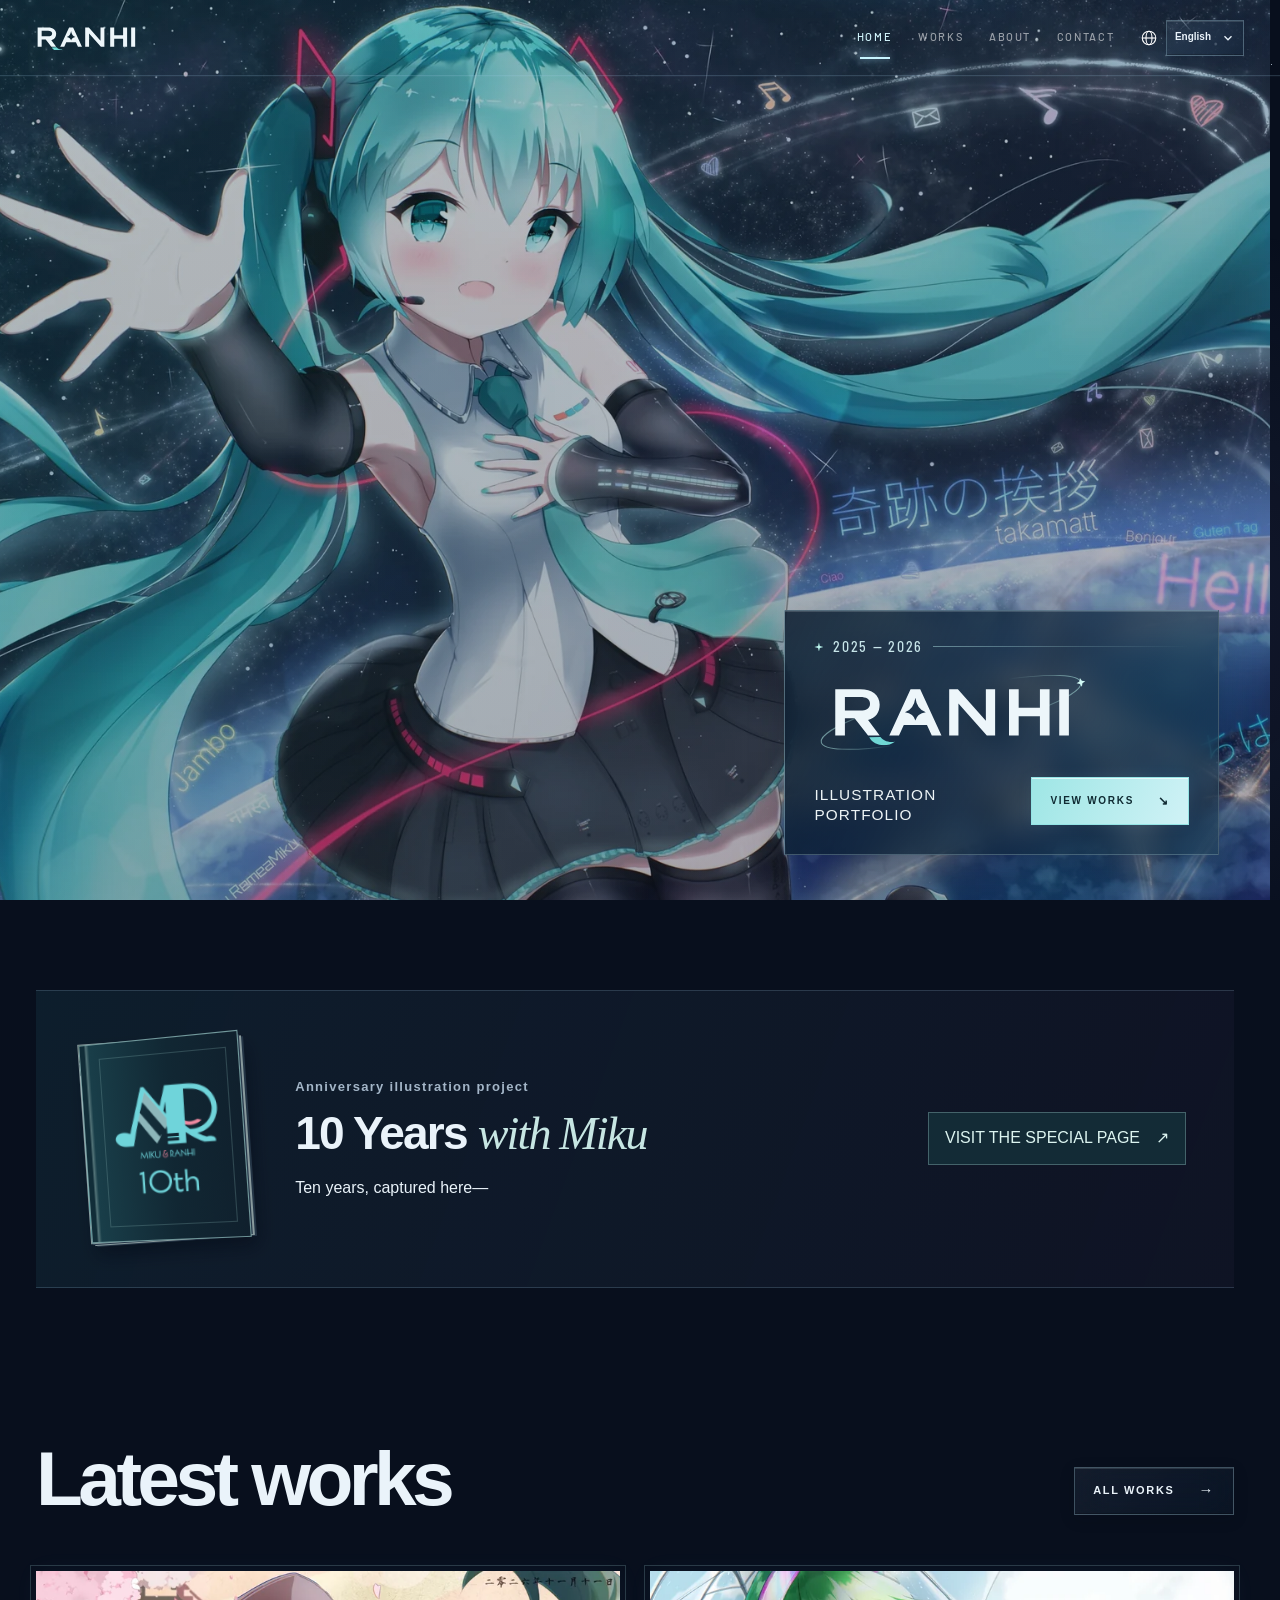
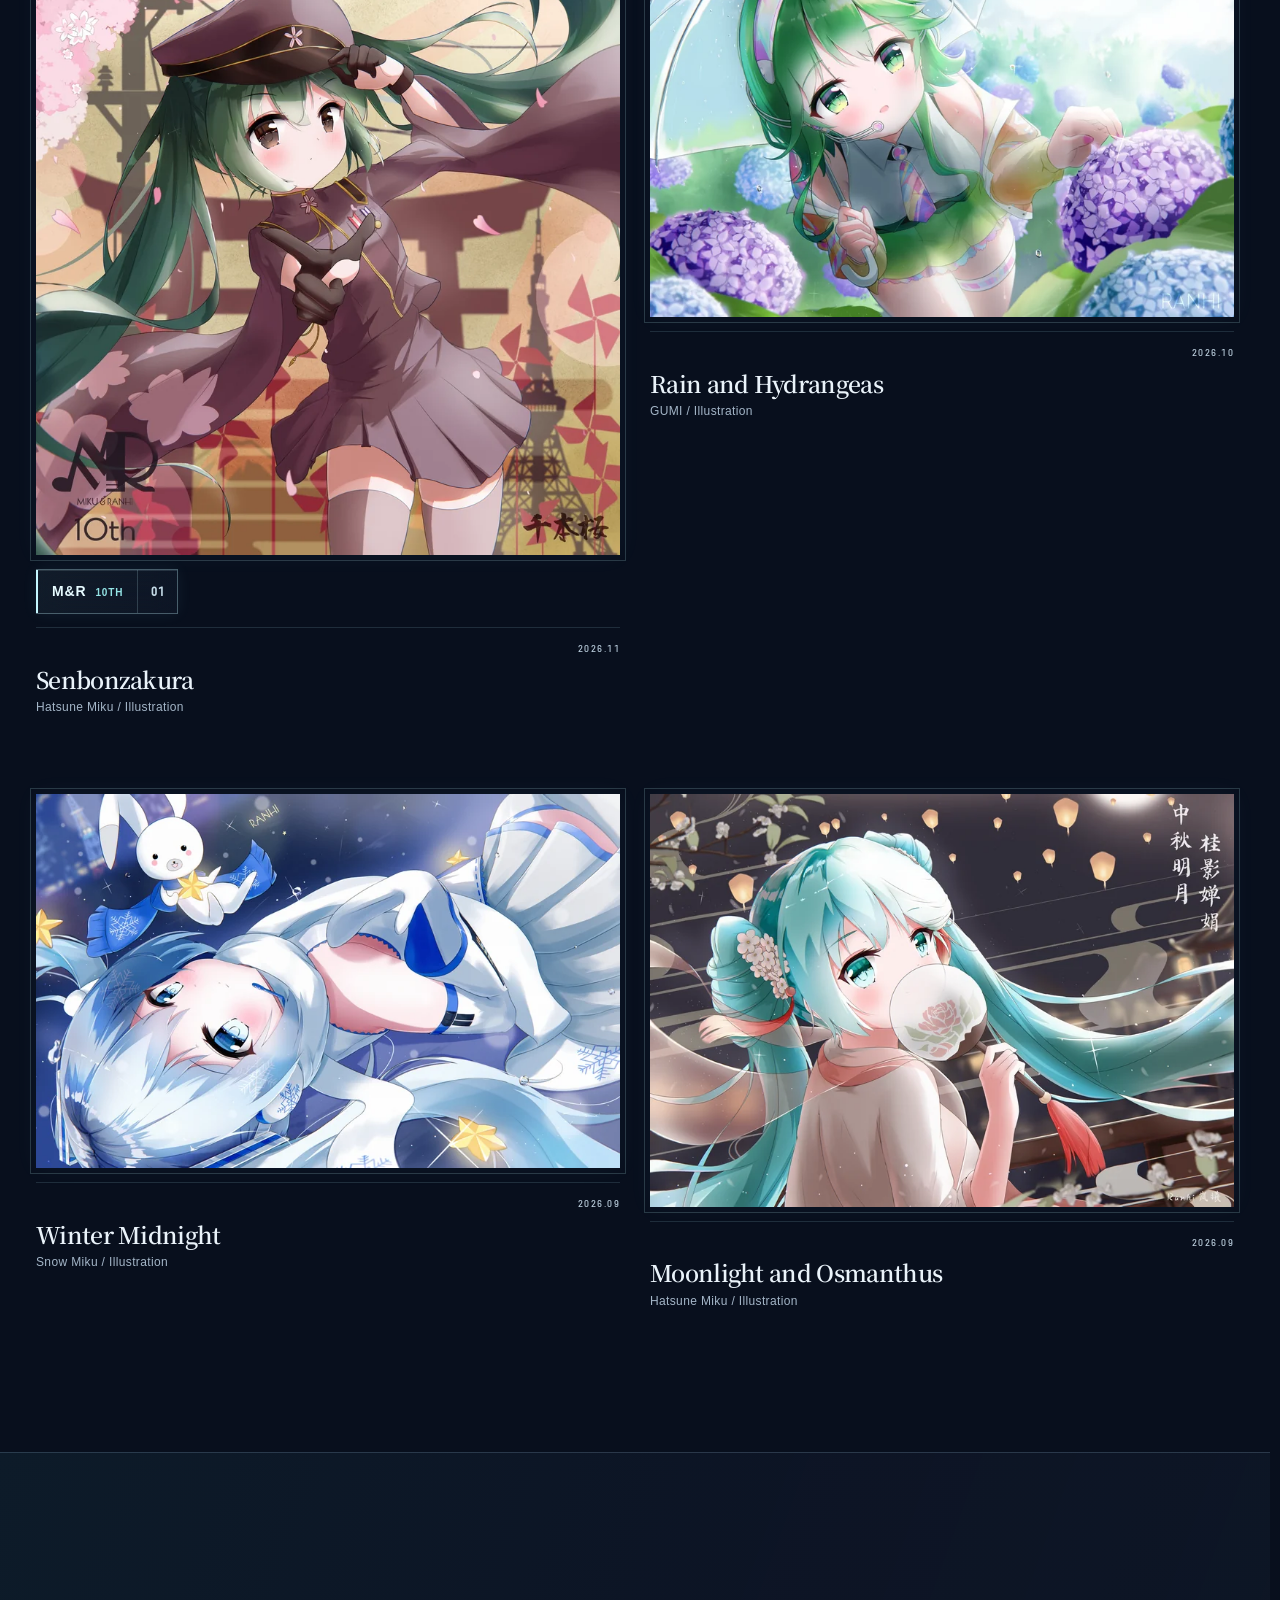
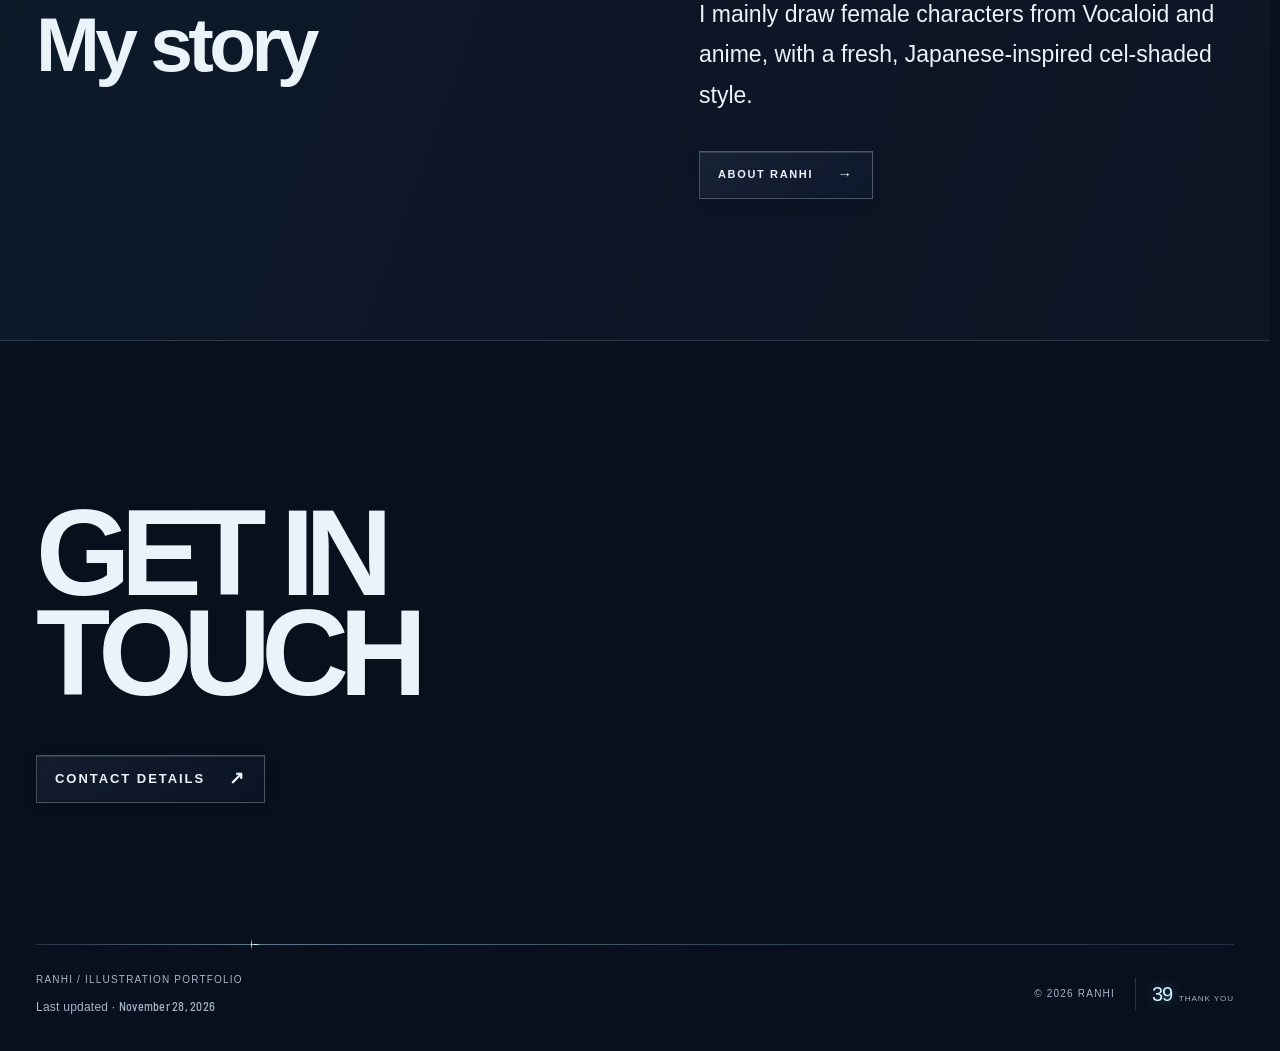
<file: index.html>
<!doctype html>
<html lang="en" data-theme="dark">
  <head>
    <meta charset="utf-8" />
    <link rel="canonical" href="https://ranhi.net/" />
    <meta name="viewport" content="width=device-width,initial-scale=1" />
    <link rel="preload" as="image" href="images/cover-the-new-mirai-portrait.webp" media="(max-width: 760px) and (max-aspect-ratio: 3/4)" fetchpriority="high" />
    <meta name="description" content="RANHI — Anime illustration portfolio." />
    <title>RANHI — Illustration Portfolio</title>
    <link rel="icon" type="image/png" href="images/favicon.png" />
    <link rel="apple-touch-icon" href="images/favicon.png" />
    <script src="theme.js?v=20261123-1"></script>
    <style>html[data-i18n-state="loading"] body { visibility: hidden; }</style>
    <script src="i18n.js?v=20261125-1"></script>
    <link rel="stylesheet" href="style.css?v=20261128-cover" />
    <link rel="stylesheet" href="theme.css?v=20261127-cover" />
    <link rel="stylesheet" href="i18n.css?v=20261124-1" />
    <link rel="stylesheet" href="anniversary-promo.css" />
    <link rel="stylesheet" href="atmosphere.css?v=20261128-cover" />
    <script src="stars.js?v=20261123-2" defer></script>
    <script src="language-menu.js?v=20261124-1" defer></script>
    <link rel="stylesheet" href="fonts/type.css?v=20261127-1" />
  </head>
  <body class="home-page" data-page-title="portfolio">
    <header class="site-header site-header--overlay">
      <div class="container nav">
        <a class="brand" href="./" aria-label="RANHI home">
          <svg class="brand-wordmark" viewBox="0 0 124 32" aria-hidden="true" focusable="false">
            <use href="images/ranhi-wordmark.svg?v=3#wordmark"></use>
            <use class="brand-glint" href="images/ranhi-wordmark.svg?v=3#wordmark"></use>
          </svg>
        </a>
        <nav class="navlinks" aria-label="Primary">
          <a href="./" aria-current="page" data-i18n="home">HOME</a
          ><a href="works/" data-i18n="works">WORKS</a><a href="about/" data-i18n="about">ABOUT</a
          ><a href="contact/" data-i18n="contact">CONTACT</a
          >
          <div class="language-picker">
            <svg class="language-icon" viewBox="0 0 24 24" aria-hidden="true" focusable="false">
              <circle cx="12" cy="12" r="9"></circle>
              <ellipse cx="12" cy="12" rx="4" ry="9"></ellipse>
              <path d="M3 12h18"></path>
            </svg>
            <select data-language-select aria-label="Language">
              <option value="zh-Hans" lang="zh-Hans">简体中文</option>
              <option value="zh-Hant" lang="zh-Hant">繁體中文</option>
              <option value="en" lang="en">English</option>
              <option value="ja" lang="ja">日本語</option>
            </select>
          </div>
        </nav>
      </div>
    </header>
    <main>
      <!-- Full-screen cover and introduction -->
      <section class="hero" aria-labelledby="hero-title">
        <picture
          class="hero-background"
          role="img"
          aria-label="Hatsune Miku cover illustration"
        >
          <source media="(max-width: 760px) and (max-aspect-ratio: 3/4)" srcset="images/cover-the-new-mirai-portrait.webp" />
          <img src="images/cover-the-new-mirai.webp"
            srcset="images/cover-the-new-mirai-1600.webp 1600w, images/cover-the-new-mirai.webp 2480w"
            sizes="100vw" width="2480" height="1754" alt="" fetchpriority="high" />
        </picture>
        <div class="hero-shade"></div>
        <div class="container hero-layout">
          <div class="glass-panel">
            <div class="cover-edition"><span>2025 — 2026</span></div>
            <h1 id="hero-title" aria-label="RANHI">
              <svg class="cover-wordmark" viewBox="-9 -9 145 49" aria-hidden="true" focusable="false">
                <defs>
                  <linearGradient id="cover-orbit-fade">
                    <stop stop-color="#a7ddd9" stop-opacity=".62"></stop>
                    <stop offset=".74" stop-color="#a7ddd9" stop-opacity=".18"></stop>
                    <stop offset="1" stop-color="#a7ddd9" stop-opacity="0"></stop>
                  </linearGradient>
                </defs>
                <g transform="rotate(-13 62 15)" fill="none" stroke="url(#cover-orbit-fade)" stroke-width=".48">
                  <path d="M18 6.14A69 11.5 0 0 0 -7 15A69 11.5 0 0 0 29 25.1"></path>
                  <path transform="rotate(180 62 15)" d="M18 6.14A69 11.5 0 0 0 -7 15A69 11.5 0 0 0 29 25.1"></path>
                </g>
                <use href="images/ranhi-wordmark.svg?v=3#wordmark" width="124" height="32"></use>
                <g transform="rotate(-13 62 15)">
                  <path transform="translate(131 15)" d="M0-2.3.65-.65 2.3 0 .65.65 0 2.3-.65.65-2.3 0-.65-.65Z" fill="#d2f9f4"></path>
                </g>
              </svg>
            </h1>
            <div class="hero-footer">
              <p class="hero-subtitle">ILLUSTRATION<br />PORTFOLIO</p>
              <a href="works/"
                >VIEW WORKS <span aria-hidden="true">↘</span></a
              >
            </div>
          </div>
        </div>
      </section>
      <!-- The special project is the first stop after the cover. -->
      <div class="anniversary-entry" data-home-content-start>
        <a class="anniversary-promo container" href="10-years-with-miku/" aria-labelledby="anniversary-promo-title anniversary-promo-action">
          <span class="promo-book" aria-hidden="true">
            <img class="promo-page" src="images/sp01-meeting-you-is-the-greatest-gift-360.webp" alt="" loading="lazy" fetchpriority="low" />
            <span class="promo-cover">
              <svg class="anniversary-logo" viewBox="247 289 506 520" focusable="false">
                <image href="images/10-years-with-miku.png?v=20261004-2" width="1000" height="1000" />
              </svg>
            </span>
          </span>
          <div>
            <p class="anniversary-kicker" data-i18n="anniversaryLabel">Anniversary illustration project</p>
            <h2 id="anniversary-promo-title" lang="en">10 Years <em>with Miku</em></h2>
            <p data-i18n="anniversaryPromo">Ten years, captured here—</p>
          </div>
          <span class="anniversary-promo-cta"><span id="anniversary-promo-action" data-i18n="anniversaryVisit">VISIT THE SPECIAL PAGE</span><span aria-hidden="true">↗</span></span>
        </a>
      </div>
      <!-- Latest four works; keep this order in sync with the Works page. -->
      <section class="section selected">
        <div class="container">
          <div class="section-head">
            <div>
              <h2>Latest works</h2>
            </div>
            <a class="text-link" href="works/"
              >ALL WORKS <span aria-hidden="true">→</span></a
            >
          </div>
          <div class="work-grid">
            <a class="work-card work-card--anniversary" href="works/#senbonzakura">
              <div class="thumb"><img src="images/01-senbonzakura-800.webp"
                srcset="images/01-senbonzakura-800.webp 800w, images/01-senbonzakura-1280.webp?v=20261112-2 1280w"
                sizes="auto, (max-width: 760px) 100vw, (min-width: 1292px) 595px, 50vw"
                alt="Senbonzakura" width="1280" height="1280" loading="lazy" fetchpriority="low" /></div>
              <span class="anniversary-work-badge"><span lang="en">M&amp;R <em>10TH</em></span><b>01</b></span>
              <div class="card-meta"><span>2026.11</span></div>
              <h3 data-artwork-title="senbonzakura">Senbonzakura</h3>
              <p>Hatsune Miku / Illustration</p>
            </a>
            <a class="work-card" href="works/#rain-and-hydrangeas">
              <div class="thumb">
                <img src="images/rain-and-hydrangeas-800.webp"
                  srcset="images/rain-and-hydrangeas-800.webp 800w, images/rain-and-hydrangeas-1280.webp 1280w"
                  sizes="auto, (max-width: 760px) 100vw, (min-width: 1292px) 595px, 50vw"
                  alt="Rain and Hydrangeas — GUMI among hydrangeas after the rain" width="2564" height="1520" loading="lazy" fetchpriority="low" />
              </div>
              <div class="card-meta"><span>2026.10</span></div>
              <h3 data-artwork-title="rain-and-hydrangeas">Rain and Hydrangeas</h3>
              <p>GUMI / Illustration</p>
            </a>
            <a class="work-card" href="works/#winter-midnight">
              <div class="thumb">
                <img
                  src="images/winter-midnight-a-800.webp"
                  srcset="images/winter-midnight-a-800.webp 800w, images/winter-midnight-a-1280.webp 1280w"
                  sizes="auto, (max-width: 760px) 100vw, (min-width: 1292px) 595px, 50vw"
                  alt="Winter Midnight — Snow Miku on the water on a snowy Sapporo night"
                  width="3071"
                  height="1969"
                  loading="lazy"
                  fetchpriority="low"
                />
              </div>
              <div class="card-meta"><span>2026.09</span></div>
              <h3 data-artwork-title="winter-midnight">Winter Midnight</h3>
              <p>Snow Miku / Illustration</p>
            </a>
            <a class="work-card" href="works/#moonlight-and-osmanthus">
              <div class="thumb"><img src="images/moonlight-and-osmanthus-800.webp"
                srcset="images/moonlight-and-osmanthus-800.webp 800w, images/moonlight-and-osmanthus-1280.webp 1280w"
                sizes="auto, (max-width: 760px) 100vw, (min-width: 1292px) 595px, 50vw"
                alt="Moonlight and Osmanthus" width="4961" height="3508" loading="lazy" fetchpriority="low" /></div>
              <div class="card-meta"><span>2026.09</span></div>
              <h3 data-artwork-title="moonlight-and-osmanthus">Moonlight and Osmanthus</h3>
              <p>Hatsune Miku / Illustration</p>
            </a>
          </div>
        </div>
      </section>
      <!-- Short artist introduction -->
      <section class="section artist-intro">
        <div class="container about-grid">
          <div>
            <h2>My story</h2>
          </div>
          <div>
            <p class="intro-copy">
              I mainly draw female characters from Vocaloid and anime, with a fresh, Japanese-inspired cel-shaded style.
            </p>
            <a class="text-link" href="about/"
              >ABOUT RANHI <span aria-hidden="true">→</span></a
            >
          </div>
        </div>
      </section>
      <!-- Contact call to action -->
      <section class="section contact-callout">
        <div class="container">
          <h2>GET IN<br />TOUCH</h2>
          <a class="text-link text-link--large" href="contact/"
            >GET IN TOUCH <span aria-hidden="true">↗</span></a
          >
        </div>
      </section>
    </main>
    <footer class="footer container">
      <div class="footer-meta">
        <span lang="en">RANHI / ILLUSTRATION PORTFOLIO</span>
        <span class="last-updated"><span data-i18n="lastUpdated">Last updated</span> · <time data-last-updated datetime="2026-11-28">November 28, 2026</time></span>
      </div>
      <div class="footer-signoff">
        <span>© 2026 RANHI</span
        ><span class="miku-signature" lang="en" aria-label="39 — Thank you"
          ><b aria-hidden="true">39</b
          ><small aria-hidden="true">THANK YOU</small></span
        >
      </div>
    </footer>
  </body>
</html>
</file>
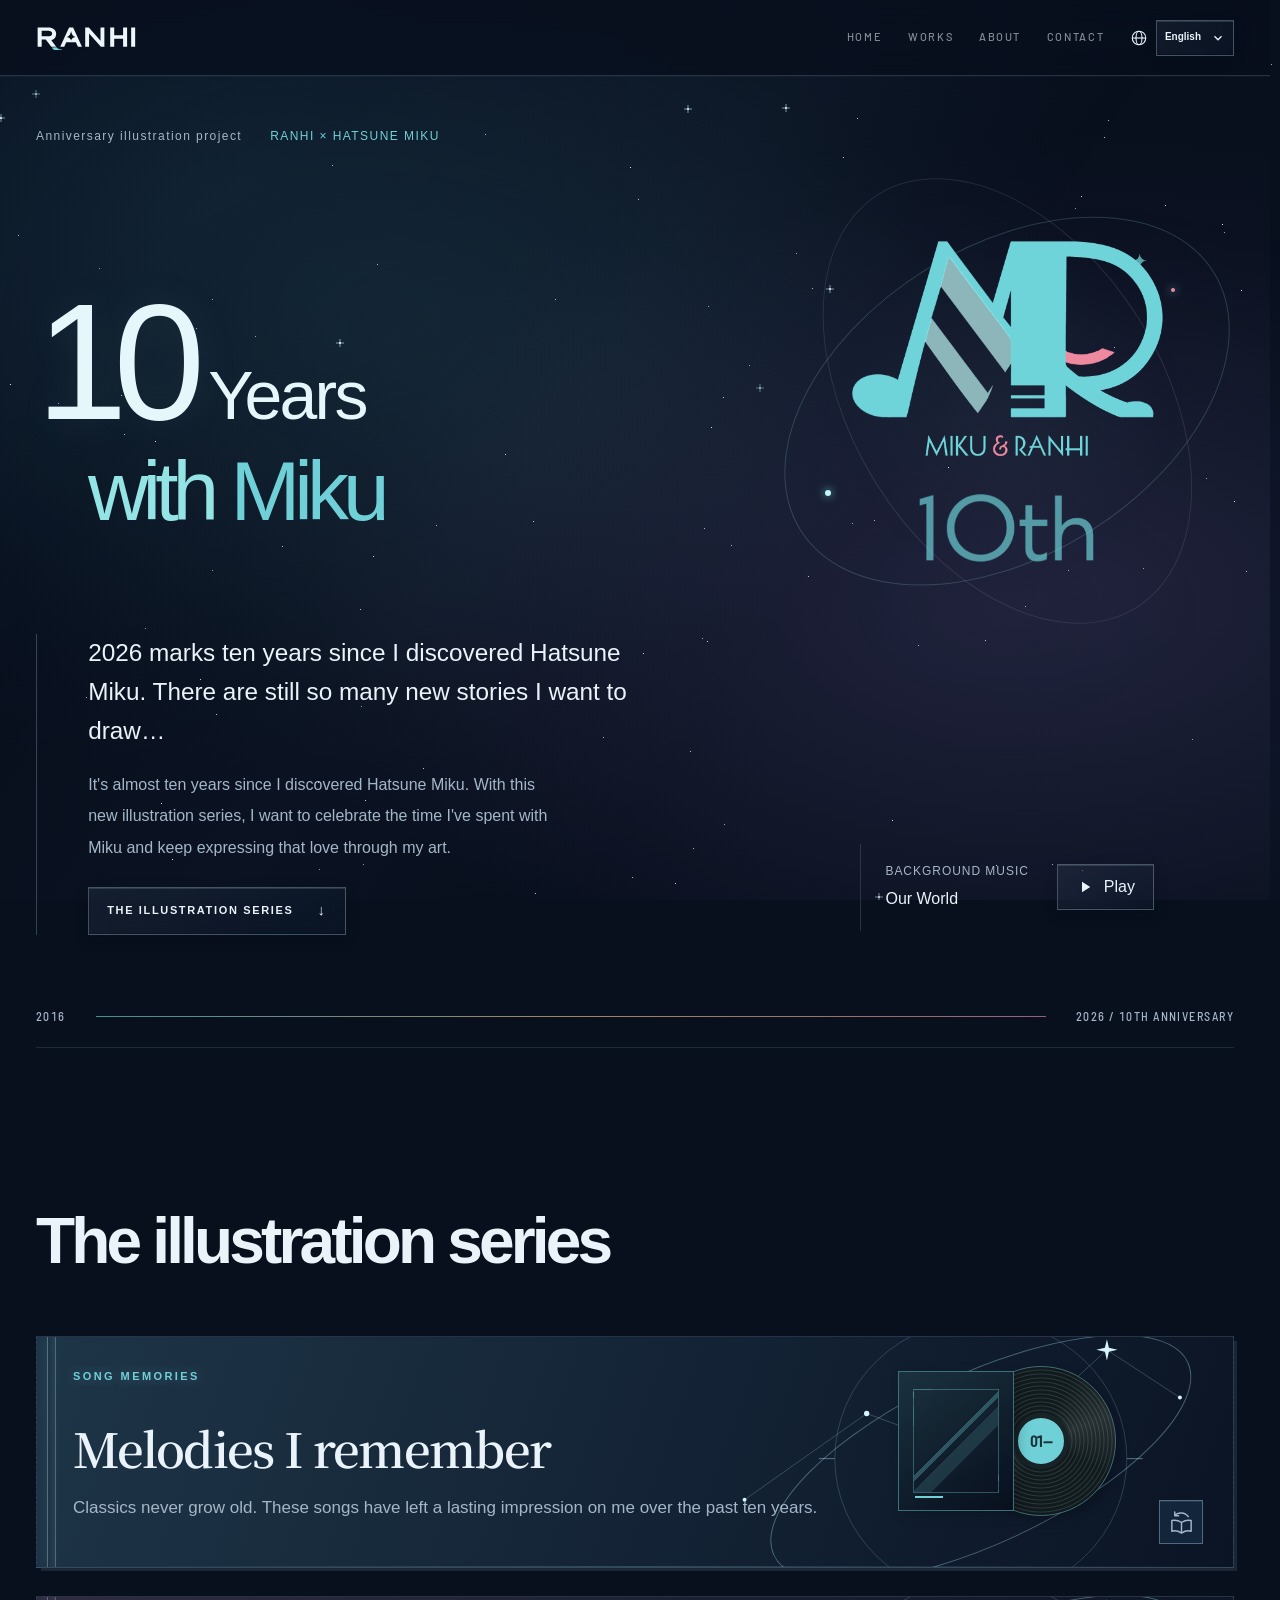
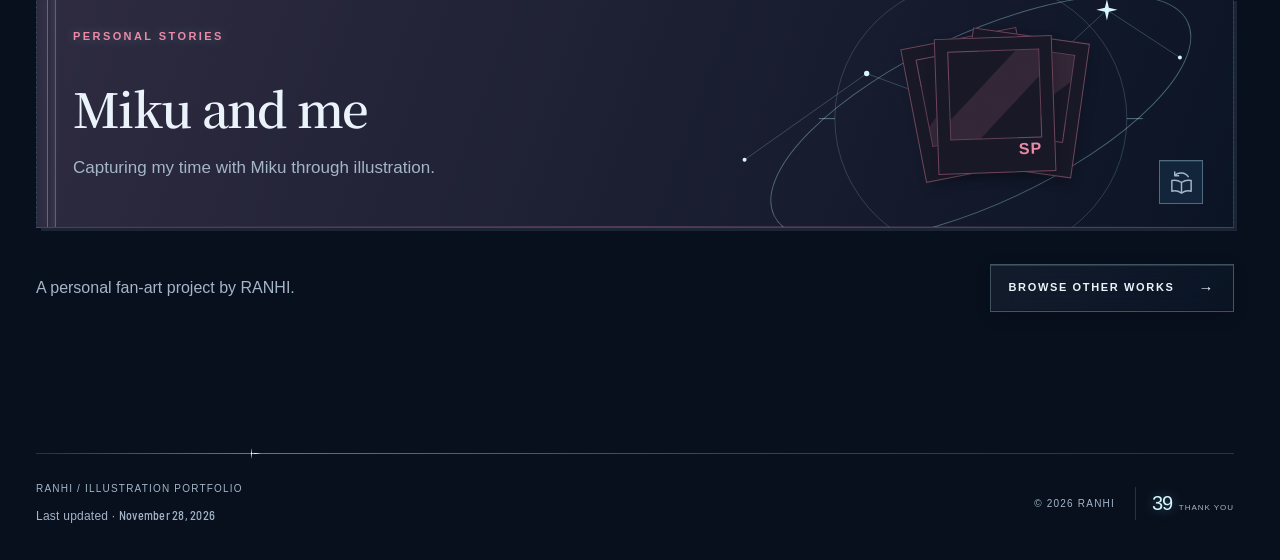
<file: 10-years-with-miku/index.html>
<!doctype html>
<html lang="en" data-theme="dark">
  <head>
    <meta charset="utf-8" />
    <link rel="canonical" href="https://ranhi.net/10-years-with-miku/" />
    <meta name="viewport" content="width=device-width,initial-scale=1" />
    <meta name="description" content="10 Years with Miku — An illustration project by RANHI, celebrating ten years since discovering Hatsune Miku." />
    <title>RANHI — 10 Years with Miku</title>
    <link rel="icon" type="image/png" href="../images/favicon.png" />
    <link rel="apple-touch-icon" href="../images/favicon.png" />
    <script src="../theme.js?v=20261123-1"></script>
    <style>html[data-i18n-state="loading"] body { visibility: hidden; }</style>
    <script src="../i18n.js?v=20261128-decorator"></script>
    <script src="../anniversary-music.js?v=20261007-1" defer></script>
    <script src="../anniversary-books.js?v=20261112-5" defer></script>
    <script src="../logo-reveal.js?v=20261005-2" defer></script>
    <link rel="stylesheet" href="../style.css?v=20261127-2" />
    <link rel="stylesheet" href="../theme.css?v=20261124-1" />
    <link rel="stylesheet" href="../i18n.css?v=20261124-1" />
    <link rel="stylesheet" href="../anniversary.css?v=20261127-2" />
    <link rel="stylesheet" href="../image-viewer.css?v=20261112-1" />
    <script src="../image-viewer.js?v=20261112-1" defer></script>
    <link rel="stylesheet" href="../atmosphere.css?v=20261124-3" />
    <link rel="stylesheet" href="../anniversary-hero.css?v=20261124-1" />
    <script src="../stars.js?v=20261123-2" defer></script>
    <script src="../language-menu.js?v=20261124-1" defer></script>
    <link rel="stylesheet" href="../fonts/type.css?v=20261127-1" />
  </head>
  <body class="anniversary-page" data-page-title="anniversaryTitle" data-page-description="anniversaryDescription">
    <header class="site-header">
      <div class="container nav">
        <a class="brand" href="../" aria-label="RANHI home">
          <svg class="brand-wordmark" viewBox="0 0 124 32" aria-hidden="true" focusable="false">
            <use href="../images/ranhi-wordmark.svg?v=3#wordmark"></use>
            <use class="brand-glint" href="../images/ranhi-wordmark.svg?v=3#wordmark"></use>
          </svg>
        </a>
        <nav class="navlinks" aria-label="Primary">
          <a href="../" data-i18n="home">HOME</a><a href="../works/" data-i18n="works">WORKS</a>
          <a href="../about/" data-i18n="about">ABOUT</a><a href="../contact/" data-i18n="contact">CONTACT</a>

          <div class="language-picker">
            <svg class="language-icon" viewBox="0 0 24 24" aria-hidden="true" focusable="false">
              <circle cx="12" cy="12" r="9"></circle>
              <ellipse cx="12" cy="12" rx="4" ry="9"></ellipse>
              <path d="M3 12h18"></path>
            </svg>
            <select data-language-select aria-label="Language">
              <option value="zh-Hans" lang="zh-Hans">简体中文</option>
              <option value="zh-Hant" lang="zh-Hant">繁體中文</option>
              <option value="en" lang="en">English</option>
              <option value="ja" lang="ja">日本語</option>
            </select>
          </div>
        </nav>
      </div>
    </header>
    <main>
      <section class="anniversary-hero container" aria-labelledby="anniversary-title">
        <div class="anniversary-topline">
          <p data-i18n="anniversaryLabel">Anniversary illustration project</p>
          <span lang="en">RANHI × HATSUNE MIKU</span>
        </div>
        <div class="anniversary-stage">
          <h1 class="anniversary-heading" id="anniversary-title" lang="en"><span class="anniversary-title-first"><strong>10</strong> <span>Years</span></span><span class="anniversary-title-second">with <em>Miku</em></span></h1>
          <div class="anniversary-copy">
            <p class="anniversary-lead" data-i18n="anniversaryLead">2026 marks ten years since I discovered Hatsune Miku. There are still so many new stories I want to draw…</p>
            <p class="anniversary-intro" data-i18n="anniversaryIntro">It's almost ten years since I discovered Hatsune Miku. With this new illustration series, I want to celebrate the time I've spent with Miku and keep expressing that love through my art.</p>
            <a class="text-link" href="#series" data-i18n="anniversaryExplore">THE ILLUSTRATION SERIES <span aria-hidden="true">↓</span></a>
          </div>
          <div class="anniversary-emblem anniversary-emblem--animated">
            <div class="anniversary-orbits" aria-hidden="true"><i></i><i></i><b></b><b></b></div>
            <div class="anniversary-logo-player" data-logo-player role="img" aria-label="MIKU &amp; RANHI 10th" lang="en">
              <!-- Static fallback also supplies the exact final frame and reduced-motion view. -->
              <svg class="anniversary-logo" viewBox="247 289 506 520" aria-hidden="true" focusable="false">
                <image href="../images/10-years-with-miku.png?v=20261004-2" width="1000" height="1000" />
              </svg>
              <canvas class="anniversary-logo-canvas" width="1000" height="1000" aria-hidden="true" hidden></canvas>
            </div>
          </div>
            <div class="anniversary-music" data-music-player>
              <div class="anniversary-music-track">
                <span data-i18n="musicLabel">BACKGROUND MUSIC</span>
                <span lang="en">Our World</span>
              </div>
              <audio id="anniversary-audio" src="../audio/our-world.mp3" preload="none" loop controls></audio>
              <button class="anniversary-music-toggle" type="button" aria-controls="anniversary-audio" data-music-toggle data-state="paused" hidden>
                <svg class="music-play-icon" viewBox="0 0 24 24" aria-hidden="true"><path d="M8 5v14l11-7z" /></svg>
                <svg class="music-pause-icon" viewBox="0 0 24 24" aria-hidden="true"><path d="M6 5h4v14H6zm8 0h4v14h-4z" /></svg>
                <span class="music-play-label" data-i18n="musicPlay">Play</span>
                <span class="music-pause-label" data-i18n="musicPause">Pause</span>
              </button>
              <p class="anniversary-music-error" data-music-error data-i18n="musicError" role="status" hidden>Unable to play the music. Please try again.</p>
            </div>
        </div>
        <div class="anniversary-dateline" lang="en">
          <span>2016</span><span class="anniversary-thread" aria-hidden="true"></span><span>2026 / 10TH ANNIVERSARY</span>
        </div>
      </section>
      <section class="section anniversary-series container" id="series" aria-labelledby="series-title">
        <div class="section-head">
          <div>
            <h2 id="series-title" data-i18n="anniversarySeries">The illustration series</h2>
          </div>
        </div>
        <div class="series-paths" role="group" aria-label="Series">
          <button class="series-path series-path--songs" type="button" aria-controls="song-series" aria-expanded="false" disabled>
            <span class="series-book-cover">
            <span class="series-cover-label" lang="en">SONG MEMORIES</span>
            <span class="series-cover-object cover-record" aria-hidden="true"><span class="cover-record-disc"><span lang="en">01—</span></span><span class="cover-record-jacket"></span><span class="cover-notes"><i>♪</i><i>♫</i><i>♪</i></span></span>
            <strong data-i18n="seriesSongTitle">Melodies I remember</strong>
            <span class="series-cover-description" data-i18n="seriesSongLead">Classics never grow old. These songs have left a lasting impression on me over the past ten years.</span>
            <span class="series-path-arrow" aria-hidden="true"><svg class="book-motion-icon" viewBox="0 0 28 28" aria-hidden="true" focusable="false"><path d="M14 14c-3-2-6-3-10-2v11c4-1 7 0 10 2 3-2 6-3 10-2V12c-4-1-7 0-10 2Zm0 0v11M21 8C18 3 10 3 7 7M7 3v4h4"/></svg></span>
            </span>
          </button>
        <section class="series-track series-track--songs series-book-panel" id="song-series" aria-labelledby="song-title">
          <div class="series-sheet">
          <header class="series-track-heading">
            <button class="series-book-close" type="button" data-close-book="song-series" hidden><span data-i18n="seriesBookClose">Close sketchbook</span><svg class="book-motion-icon" viewBox="0 0 28 28" aria-hidden="true" focusable="false"><path d="M14 14c-3-2-6-3-10-2v11c4-1 7 0 10 2 3-2 6-3 10-2V12c-4-1-7 0-10 2Zm0 0v11M7 8c3-5 11-5 14-1m0-4v4h-4"/></svg></button>
            <h3 id="song-title" data-i18n="seriesSongTitle">Melodies I remember</h3>
            <p data-i18n="seriesSongLead">Classics never grow old. These songs have left a lasting impression on me over the past ten years.</p>
          </header>
          <figure class="series-album senbonzakura" id="song01">
            <svg class="sakura-ornaments" aria-hidden="true" focusable="false" viewBox="0 0 320 480" fill="none">
              <!-- Quiet printed motifs for the album's margin, never over the artwork. -->
              <g stroke="#ba7186" stroke-width="1.2"><g class="sakura-blossom">
                <path d="M216 88c-32-18-42-43-24-48 10-3 20 10 24 20 4-10 14-23 24-20 18 5 8 30-24 48Zm0 0c7-36 27-54 37-39 6 9-3 22-11 29 11 1 27 7 27 17 0 19-26 17-53-7Zm0 0c36-5 59 8 47 22-7 8-22 3-31-2 2 11 1 28-9 31-18 6-24-20-7-51Zm0 0c16 33 11 59-6 52-10-4-10-20-8-30-10 5-26 9-32 0-11-15 12-29 46-22Zm0 0c-26 25-52 28-51 10 0-11 15-16 25-18-8-8-17-22-10-30 11-15 31 2 36 38Z"/>
                <circle cx="216" cy="88" r="5"/></g>
                <path class="sakura-petal" d="M284 157c-11-13-17-1-10 16 11-1 18-7 10-16Z" fill="#ba7186" fill-opacity=".45"/>
            <path class="sakura-petal" d="M163 196c-17 0-15 11 1 17 8-7 11-16-1-17Z" fill="#ba7186" fill-opacity=".45"/>
            <path class="sakura-petal" d="M264 258c-8-15-16-5-13 13 11 2 20-2 13-13Z" fill="#ba7186" fill-opacity=".45"/>
              </g>
              <g stroke="#a46c69" stroke-width="1">
                <path d="M224 376v104"/><g class="sakura-pinwheel"><path d="M224 376l-59-16 40-43 19 59 16-59 43 40-59 19 59 16-40 43-19-59-16 59-43-40 59-19Z"/>
                <path d="m224 376-19-59-6 43 25 16 16-59 0 44-16 15 59 16-43 0-16-16-16 59 0-44 16-15Z" fill="#a46c69" fill-opacity=".22"/>
                <circle cx="224" cy="376" r="5" fill="#a46c69"/></g>
              </g>
            </svg>
            <div class="record-sleeve">
              <span class="record-disc" aria-hidden="true"><span>01</span></span>
            <div class="series-album-art">
              <a class="series-art-link" href="../images/01-senbonzakura.webp?v=20261112-2">
                <img src="../images/01-senbonzakura.webp?v=20261112-2" srcset="../images/01-senbonzakura-1280.webp?v=20261112-2 1280w, ../images/01-senbonzakura.webp?v=20261112-2 2560w" sizes="(max-width: 760px) 80vw, 48vw" width="2560" height="2560" loading="lazy" decoding="async" alt="Hatsune Miku in her Senbonzakura outfit, surrounded by cherry blossoms and pinwheels" />
              </a>
            </div>
              <p class="record-catalog" lang="en"><span>M&amp;R 10TH</span><span>01</span></p>
            </div>
            <figcaption class="series-album-copy">
              <div class="song-edition-heading">
                <span class="series-album-number" aria-hidden="true">01</span>
                <h4 data-i18n="seriesSong01">Senbonzakura</h4>
              </div>
              <dl class="song-credits">
                <div><dt data-i18n="songCreditMusic">Music / P</dt><dd>黒うさP / WhiteFlame</dd></div>
                <div><dt data-i18n="songCreditDesign">Costume design</dt><dd>一斗まる <span class="song-costume" lang="ja">壱ノ桜・桜花</span></dd></div>
              </dl>
              <div class="song-source-links">
                <a href="https://www.nicovideo.jp/watch/sm15630734" target="_blank" rel="noopener noreferrer" data-i18n="songOriginalLink">Listen to the original</a>
                <a href="https://info.miku.sega.jp/3245" target="_blank" rel="noopener noreferrer" data-i18n="songDesignLink">Official costume details</a>
              </div>
              <p class="series-art-date"><time datetime="2026-11-11">2026.11.11</time></p>
            </figcaption>
          </figure>
          <section class="song-liner-notes" aria-labelledby="song01-notes-title">
            <div><p class="eyebrow" lang="en">LINER NOTES</p><h5 id="song01-notes-title" data-i18n="song01NotesTitle">It started with this song</h5></div>
            <div class="song-liner-copy">
              <p data-i18n="song01Note1">About ten years ago, I happened across a Project DIVA video of Senbonzakura on a music platform. At first, I was simply drawn to the character on screen and wanted to know who she was. That curiosity led me to Hatsune Miku. Looking back, that chance encounter was the beginning of these ten years.</p>
              <p data-i18n="song01Note2">On September 17, 2026, Senbonzakura marked fifteen years since its original upload to Niconico. The familiar melody still moves me. Its interweaving of old and new imagery also brings to mind the way tradition and modernity coexist in Japan, and the everyday lives of ordinary people through changing times.</p>
              <p data-i18n="song01Note3">In these unsettled times, I value all the more the simple freedom to listen to music, draw, and get to know one another in peace. I sincerely hope that young people in Japan and around the world can find more ways to connect and fewer barriers between them; that they have the courage to protect their homes and peace in the face of oppression and violence; and that they remain curious and open to new things.</p>
              <p class="series-credit" data-i18n="song01Credit">Creative collaboration: あさひクロイ contributed to part of the creative process for this illustration. My sincere thanks for the thoughtful guidance.</p>
            </div>
          </section>
          <figure class="series-album decorator" id="song02" aria-labelledby="song02-title">
            <div class="decorator-confetti" aria-hidden="true"><i></i><i></i><i></i><i></i><i></i></div>
            <div class="record-sleeve">
              <span class="record-disc" aria-hidden="true"><span>02</span></span>
              <div class="series-album-art">
                <a class="series-art-link" href="../images/02-decorator-silhouette.webp">
                  <img src="../images/02-decorator-silhouette.webp" width="1600" height="1600" loading="lazy" decoding="async" alt="DECORATOR — Miku’s teal silhouette with outstretched arms against a midnight-blue background" />
                </a>
              </div>
              <p class="record-catalog" lang="en"><span>M&amp;R 10TH</span><span>02</span></p>
            </div>
            <figcaption class="series-album-copy">
              <div class="song-edition-heading">
                <span class="series-album-number" aria-hidden="true">02</span>
                <h4 id="song02-title" lang="en">DECORATOR</h4>
              </div>
              <p class="decorator-status"><span class="decorator-status-dot" aria-hidden="true"></span><span data-i18n="song02Status">Next illustration</span></p>
              <p class="series-album-note" data-i18n="song02PreviewNote">The next song in the series is DECORATOR. Illustration coming soon.</p>
              <dl class="song-credits">
                <div><dt data-i18n="songCreditMusic">Music / P</dt><dd>kz (livetune)</dd></div>
                <div><dt data-i18n="songCreditDesign">Costume design</dt><dd>Nidy-2D- <span class="song-costume" lang="ja">オレンジブロッサム</span></dd></div>
              </dl>
              <div class="song-source-links">
                <a href="https://www.youtube.com/watch?v=zweVJrnE1uY" target="_blank" rel="noopener noreferrer" data-i18n="songOriginalLink">Listen to the original</a>
                <a href="https://info.miku.sega.jp/4643" target="_blank" rel="noopener noreferrer" data-i18n="songDesignLink">Official costume details</a>
              </div>
              <span class="decorator-rhythm" aria-hidden="true"><i></i><i></i><i></i><i></i><i></i><i></i><i></i><i></i></span>
            </figcaption>
          </figure>
          </div>
        </section>
          <button class="series-path series-path--sp" type="button" aria-controls="special-series" aria-expanded="false" disabled>
            <span class="series-book-cover">
            <span class="series-cover-label" lang="en">PERSONAL STORIES</span>
            <span class="series-cover-object cover-pages" aria-hidden="true"><span class="cover-page"></span><span class="cover-page"></span><span class="cover-page"><span lang="en">SP</span></span><span class="cover-sketch-marks"><i></i><i></i><i></i></span></span>
            <strong data-i18n="seriesSpTitle">Miku and me</strong>
            <span class="series-cover-description" data-i18n="seriesSpLead">Capturing my time with Miku through illustration.</span>
            <span class="series-path-arrow" aria-hidden="true"><svg class="book-motion-icon" viewBox="0 0 28 28" aria-hidden="true" focusable="false"><path d="M14 14c-3-2-6-3-10-2v11c4-1 7 0 10 2 3-2 6-3 10-2V12c-4-1-7 0-10 2Zm0 0v11M21 8C18 3 10 3 7 7M7 3v4h4"/></svg></span>
            </span>
          </button>
        <section class="series-track series-track--sp series-book-panel" id="special-series" aria-labelledby="sp-title">
          <div class="series-sheet">
          <header class="series-track-heading">
            <button class="series-book-close" type="button" data-close-book="special-series" hidden><span data-i18n="seriesBookClose">Close sketchbook</span><svg class="book-motion-icon" viewBox="0 0 28 28" aria-hidden="true" focusable="false"><path d="M14 14c-3-2-6-3-10-2v11c4-1 7 0 10 2 3-2 6-3 10-2V12c-4-1-7 0-10 2Zm0 0v11M7 8c3-5 11-5 14-1m0-4v4h-4"/></svg></button>
            <h3 id="sp-title" data-i18n="seriesSpTitle">Miku and me</h3>
            <p data-i18n="seriesSpLead">Capturing my time with Miku through illustration.</p>
          </header>
          <article class="anniversary-artwork" id="sp01" aria-labelledby="sp01-title">
            <div class="series-art-topline"><span class="series-code" lang="en">SP01</span><span data-i18n="sp01Chapter">Our first encounter</span><time datetime="2026-10-27">2026.10.27</time></div>
            <figure class="series-art-figure">
              <a class="series-art-link" href="../images/sp01-meeting-you-is-the-greatest-gift.webp" target="_blank" rel="noopener noreferrer">
                <img src="../images/sp01-meeting-you-is-the-greatest-gift.webp" srcset="../images/sp01-meeting-you-is-the-greatest-gift-1280.webp 1280w, ../images/sp01-meeting-you-is-the-greatest-gift.webp 2560w" sizes="(max-width: 760px) 92vw, (max-width: 1400px) 94vw, 1320px" width="2560" height="1785" loading="lazy" alt="SP01 — Hatsune Miku reaches out from a drawing on a monitor to meet RANHI's hand." />
              </a>
              <figcaption><span lang="en">SP01 / M&amp;R 10TH</span><a href="../images/sp01-meeting-you-is-the-greatest-gift.webp" target="_blank" rel="noopener noreferrer" data-i18n="seriesViewImage">Open image ↗</a></figcaption>
            </figure>
            <div class="series-art-copy">
              <div><p class="eyebrow" data-i18n="sp01Occasion">24th birthday · Ten years with Miku</p><h4 id="sp01-title" data-i18n="sp01Title">Meeting You Is the Greatest Gift</h4></div>
              <div class="series-art-notes">
                <p data-i18n="sp01Note1">Back in my hometown, I didn't have my usual drawing setup, so this came a little late. I finished it in a loose, sketch-like style to mark my 24th birthday and ten years since discovering Hatsune Miku.</p>
                <p data-i18n="sp01Note2">This is a recreation of a work that あさひクロイ created eleven years ago, revisiting my encounter with Miku around ten years ago. Meeting you was the greatest gift of all.</p>
                <p class="series-credit" data-i18n="sp01Credit">Recreation / tribute: based on a work by あさひクロイ from eleven years ago.</p>
              </div>
            </div>
          </article>
          </div>
        </section>
        </div>
        <div class="anniversary-afterword">
          <p data-i18n="anniversaryPersonal">A personal fan-art project by RANHI.</p>
          <a class="text-link" href="../works/" data-i18n="anniversaryOtherWorks">BROWSE OTHER WORKS <span aria-hidden="true">→</span></a>
        </div>
      </section>
    </main>
    <footer class="footer container">
      <div class="footer-meta">
        <span lang="en">RANHI / ILLUSTRATION PORTFOLIO</span>
        <span class="last-updated"><span data-i18n="lastUpdated">Last updated</span> · <time data-last-updated datetime="2026-11-28">November 28, 2026</time></span>
      </div>
      <div class="footer-signoff">
        <span>© 2026 RANHI</span>
        <span class="miku-signature" lang="en" aria-label="39 — Thank you"><b aria-hidden="true">39</b><small aria-hidden="true">THANK YOU</small></span>
      </div>
    </footer>
  </body>
</html>
</file>
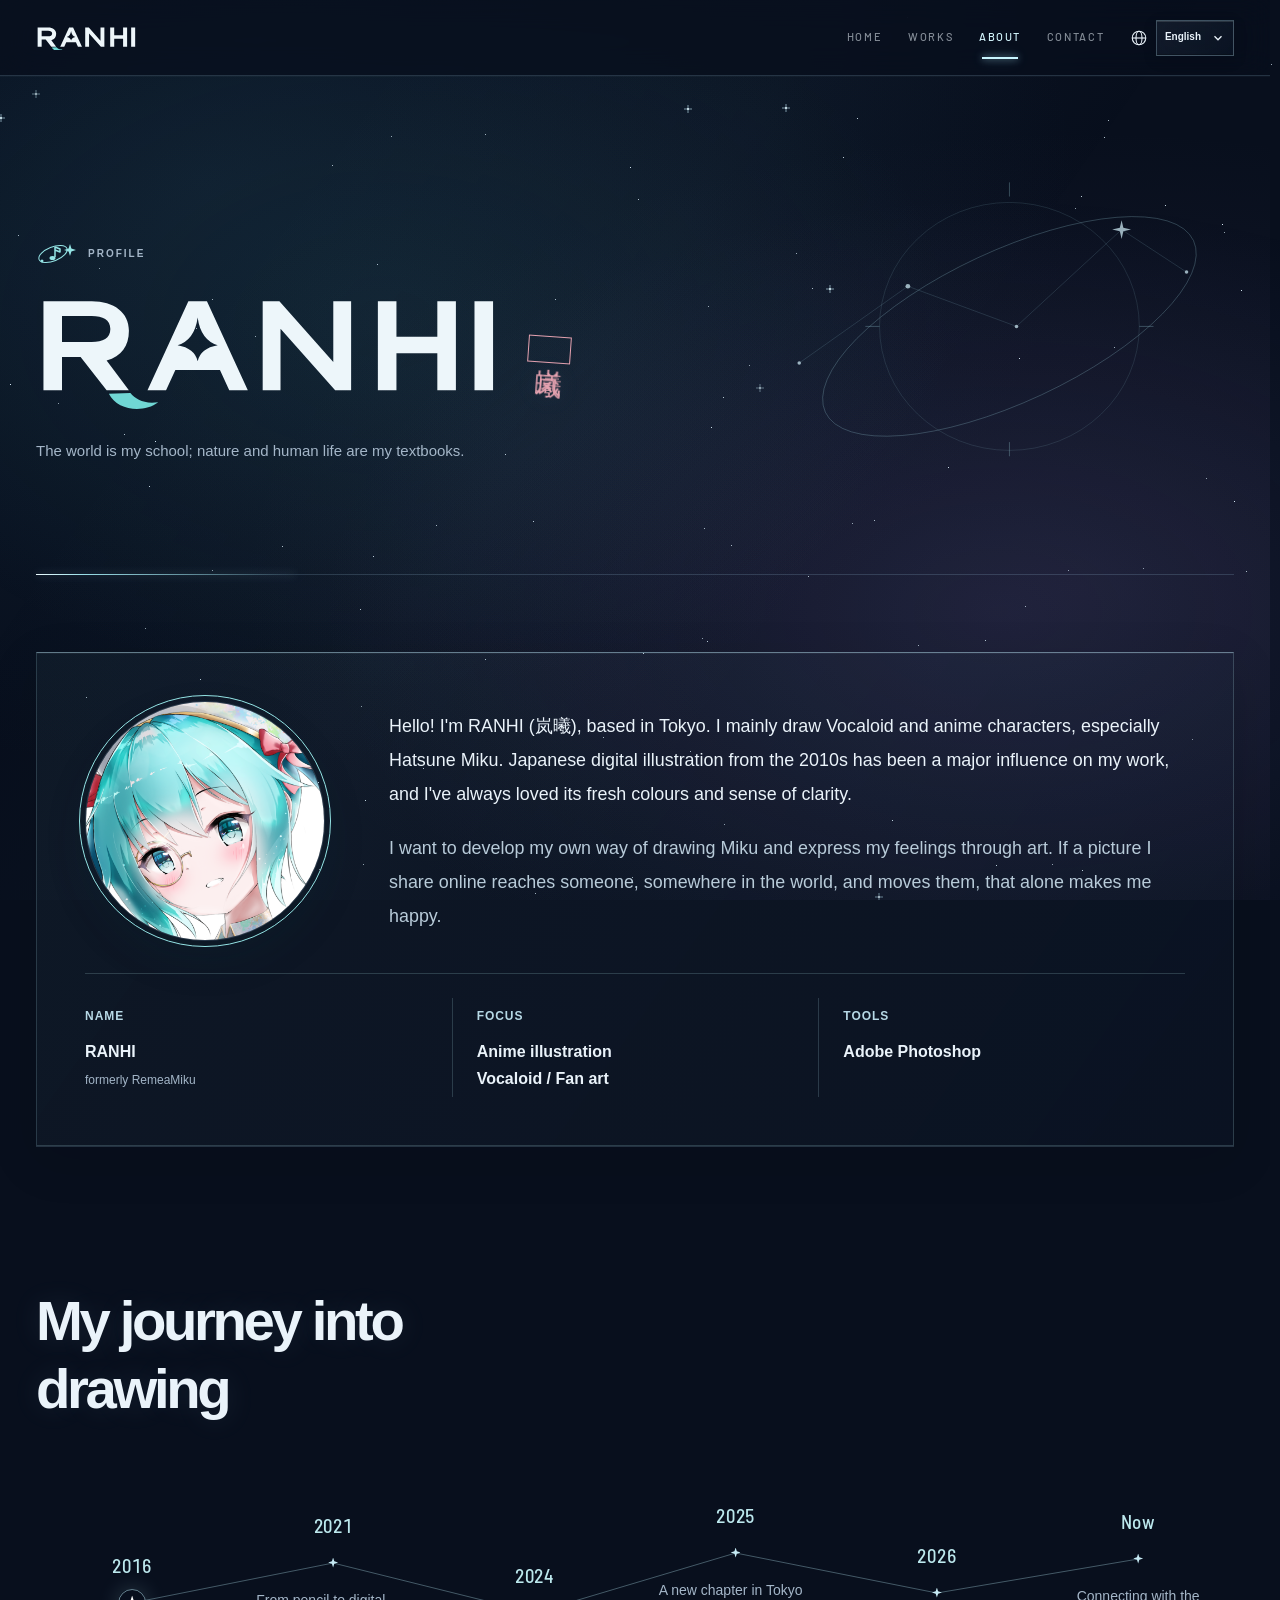
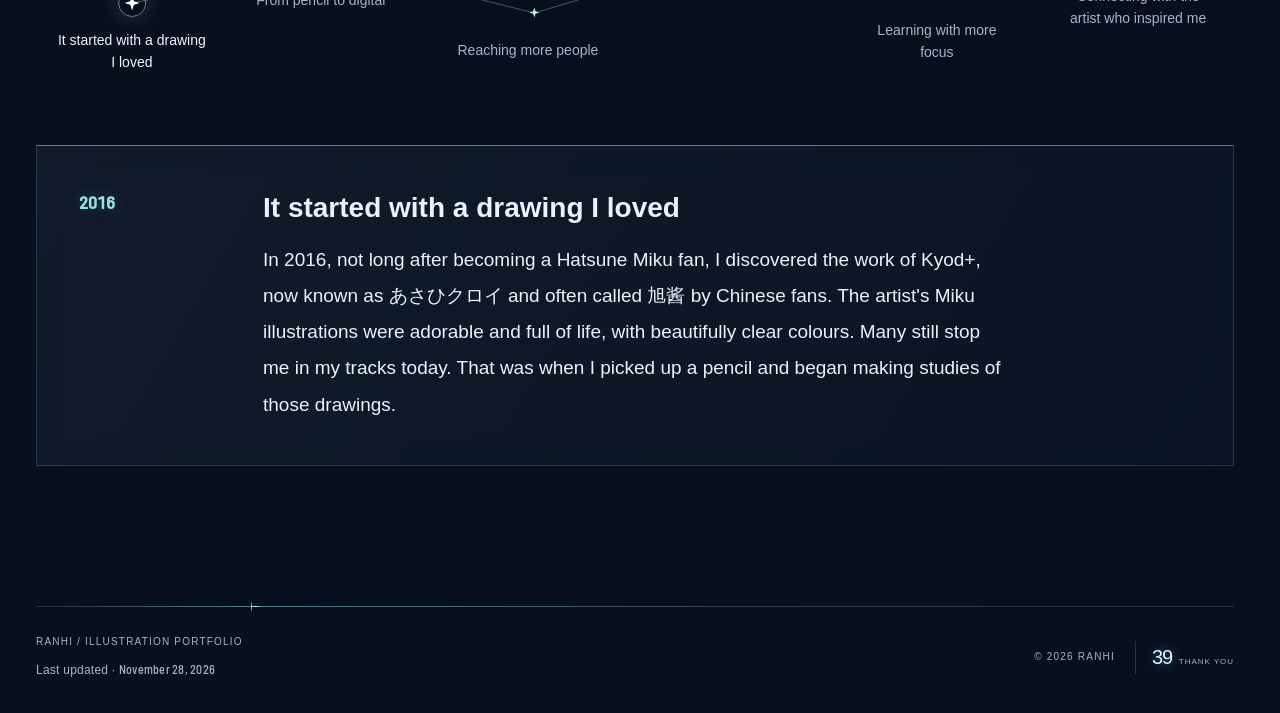
<file: about/index.html>
<!doctype html>
<html lang="en" data-theme="dark">
  <head>
    <meta charset="utf-8" />
    <link rel="canonical" href="https://ranhi.net/about/" />
    <meta name="viewport" content="width=device-width,initial-scale=1" />
    <title>About — RANHI</title>
    <link rel="icon" type="image/png" href="../images/favicon.png" />
    <link rel="apple-touch-icon" href="../images/favicon.png" />
    <script src="../theme.js?v=20261123-1"></script>
    <style>html[data-i18n-state="loading"] body { visibility: hidden; }</style>
    <script src="../i18n.js?v=20261125-1"></script>
    <link rel="stylesheet" href="../style.css?v=20261127-2" />
    <link rel="stylesheet" href="../theme.css?v=20261124-1" />
    <link rel="stylesheet" href="../i18n.css?v=20261125-1" />
    <link rel="stylesheet" href="../image-viewer.css?v=20261112-1" />
    <script src="../image-viewer.js?v=20261112-1" defer></script>
    <link rel="stylesheet" href="../atmosphere.css?v=20261127-1" />
    <script src="../stars.js?v=20261123-2" defer></script>
    <script src="../constellation.js?v=20261125-1" defer></script>
    <script src="../language-menu.js?v=20261124-1" defer></script>
    <link rel="stylesheet" href="../fonts/type.css?v=20261127-1" />
  </head>
  <body data-page-title="about">
    <header class="site-header">
      <div class="container nav">
        <a class="brand" href="../" aria-label="RANHI home">
          <svg class="brand-wordmark" viewBox="0 0 124 32" aria-hidden="true" focusable="false">
            <use href="../images/ranhi-wordmark.svg?v=3#wordmark"></use>
            <use class="brand-glint" href="../images/ranhi-wordmark.svg?v=3#wordmark"></use>
          </svg>
        </a>
        <nav class="navlinks" aria-label="Primary">
          <a href="../" data-i18n="home">HOME</a><a href="../works/" data-i18n="works">WORKS</a
          ><a href="../about/" aria-current="page" data-i18n="about">ABOUT</a
          ><a href="../contact/" data-i18n="contact">CONTACT</a
          >
          <div class="language-picker">
            <svg class="language-icon" viewBox="0 0 24 24" aria-hidden="true" focusable="false">
              <circle cx="12" cy="12" r="9"></circle>
              <ellipse cx="12" cy="12" rx="4" ry="9"></ellipse>
              <path d="M3 12h18"></path>
            </svg>
            <select data-language-select aria-label="Language">
              <option value="zh-Hans" lang="zh-Hans">简体中文</option>
              <option value="zh-Hant" lang="zh-Hant">繁體中文</option>
              <option value="en" lang="en">English</option>
              <option value="ja" lang="ja">日本語</option>
            </select>
          </div>
        </nav>
      </div>
    </header>
    <main class="container">
      <section class="page-intro">
        <p class="eyebrow" lang="en">PROFILE</p>
        <h1 class="profile-name" aria-label="RANHI · 岚曦">
          <svg class="profile-wordmark" viewBox="0 0 124 32" aria-hidden="true" focusable="false">
            <use href="../images/ranhi-wordmark.svg?v=3#wordmark"></use>
          </svg>
          <span class="profile-seal" lang="zh-Hans" aria-hidden="true">岚曦</span>
        </h1>
        <p class="page-lead">
          The world is my school; nature and human life are my textbooks.
        </p>
      </section>
      <section class="about-page-grid">
        <div class="artist-copy">
          <img
            class="artist-portrait"
            src="../images/favicon.png"
            alt="RANHI avatar"
          />
          <div>
            <p class="bio">
              Hello! I'm RANHI (岚曦), based in Tokyo. I mainly draw Vocaloid and anime characters, especially Hatsune Miku. Japanese digital illustration from the 2010s has been a major influence on my work, and I've always loved its fresh colours and sense of clarity.
            </p>
            <p class="bio">
              I want to develop my own way of drawing Miku and express my feelings through art. If a picture I share online reaches someone, somewhere in the world, and moves them, that alone makes me happy.
            </p>
          </div>
        </div>
        <div class="facts facts--stack">
          <div class="fact">
            <span>NAME</span
            ><strong>RANHI<br /><small>formerly RemeaMiku</small></strong>
          </div>
          <div class="fact">
            <span>FOCUS</span
            ><strong
              >Anime illustration<br />Vocaloid / Fan art</strong
            >
          </div>
          <div class="fact">
            <span>TOOLS</span><strong>Adobe Photoshop</strong>
          </div>
        </div>
      </section>
      <section class="section artist-story" aria-labelledby="story-title">
        <h2 id="story-title" data-i18n="storyTitle">My journey into drawing</h2>
        <ol class="artist-timeline">
          <li>
            <time datetime="2016">2016</time>
            <div>
              <h3 data-i18n="milestone2016Title">It started with a drawing I loved</h3>
              <p data-i18n="storyIntro">In 2016, not long after becoming a Hatsune Miku fan, I discovered the work of Kyod+, now known as あさひクロイ and often called 旭酱 by Chinese fans. The artist's Miku illustrations were adorable and full of life, with beautifully clear colours. Many still stop me in my tracks today. That was when I picked up a pencil and began making studies of those drawings.</p>
            </div>
          </li>
          <li>
            <time datetime="2021">2021</time>
            <div>
              <h3 data-i18n="milestone2021Title">From pencil to digital</h3>
              <p data-i18n="milestone2021Body">I bought a drawing tablet and began learning Photoshop. During university, I gradually moved from studies to composing my own pictures. I also displayed my work at Wuhan University's anime club booth and made promotional flyers.</p>
            </div>
          </li>
          <li>
            <time datetime="2024">2024</time>
            <div>
              <h3 data-i18n="milestone2024Title">Reaching more people</h3>
              <p data-i18n="milestone2024Body">After graduating and starting work, I made time to draw a MAGICAL MIRAI 2024 illustration. It was later featured by the official Hatsune Miku / piapro account. I was thrilled—it was the first time I really felt my work was reaching further out into the world.</p>
            </div>
          </li>
          <li>
            <time datetime="2025">2025</time>
            <div>
              <h3 data-i18n="milestone2025Title">A new chapter in Tokyo</h3>
              <p data-i18n="milestone2025Body">I moved to Tokyo on my own to live and work, hoping to attend more Miku and anime events. The creative atmosphere, city streets, and natural scenery around me offered plenty of inspiration, but my job still left little time or energy for drawing.</p>
            </div>
          </li>
          <li>
            <time datetime="2026">2026</time>
            <div>
              <h3 data-i18n="milestone2026Title">Learning with more focus</h3>
              <p data-i18n="milestone2026Body">This year, I began practising with greater focus and taking a more structured approach to learning to draw. Putting what I learned into new illustrations, experimenting, and making adjustments helped me gradually see my progress.</p>
            </div>
          </li>
          <li>
            <span class="timeline-date" data-i18n="milestoneNow">Now</span>
            <div>
              <h3 data-i18n="storyClosingTitle">Connecting with the artist who inspired me</h3>
              <p data-i18n="storyClosingBody">After あさひクロイ followed me on Pixiv, another unexpected connection came through Xiaohongshu: あさひクロイ's wife came across my posts and helped me join the artist's group chat. We've since added each other as friends, so I now have the chance to ask あさひクロイ for advice on my drawing. Ten years ago, I was learning by studying this artist's work; being able to talk and seek guidance now means a great deal to me. I still love the style that first inspired me, and I want to keep drawing with that same enthusiasm.</p>
            </div>
          </li>
        </ol>
      </section>
    </main>
    <footer class="footer container">
      <div class="footer-meta">
        <span lang="en">RANHI / ILLUSTRATION PORTFOLIO</span>
        <span class="last-updated"><span data-i18n="lastUpdated">Last updated</span> · <time data-last-updated datetime="2026-11-28">November 28, 2026</time></span>
      </div>
      <div class="footer-signoff">
        <span>© 2026 RANHI</span
        ><span class="miku-signature" lang="en" aria-label="39 — Thank you"
          ><b aria-hidden="true">39</b
          ><small aria-hidden="true">THANK YOU</small></span
        >
      </div>
    </footer>
  </body>
</html>
</file>
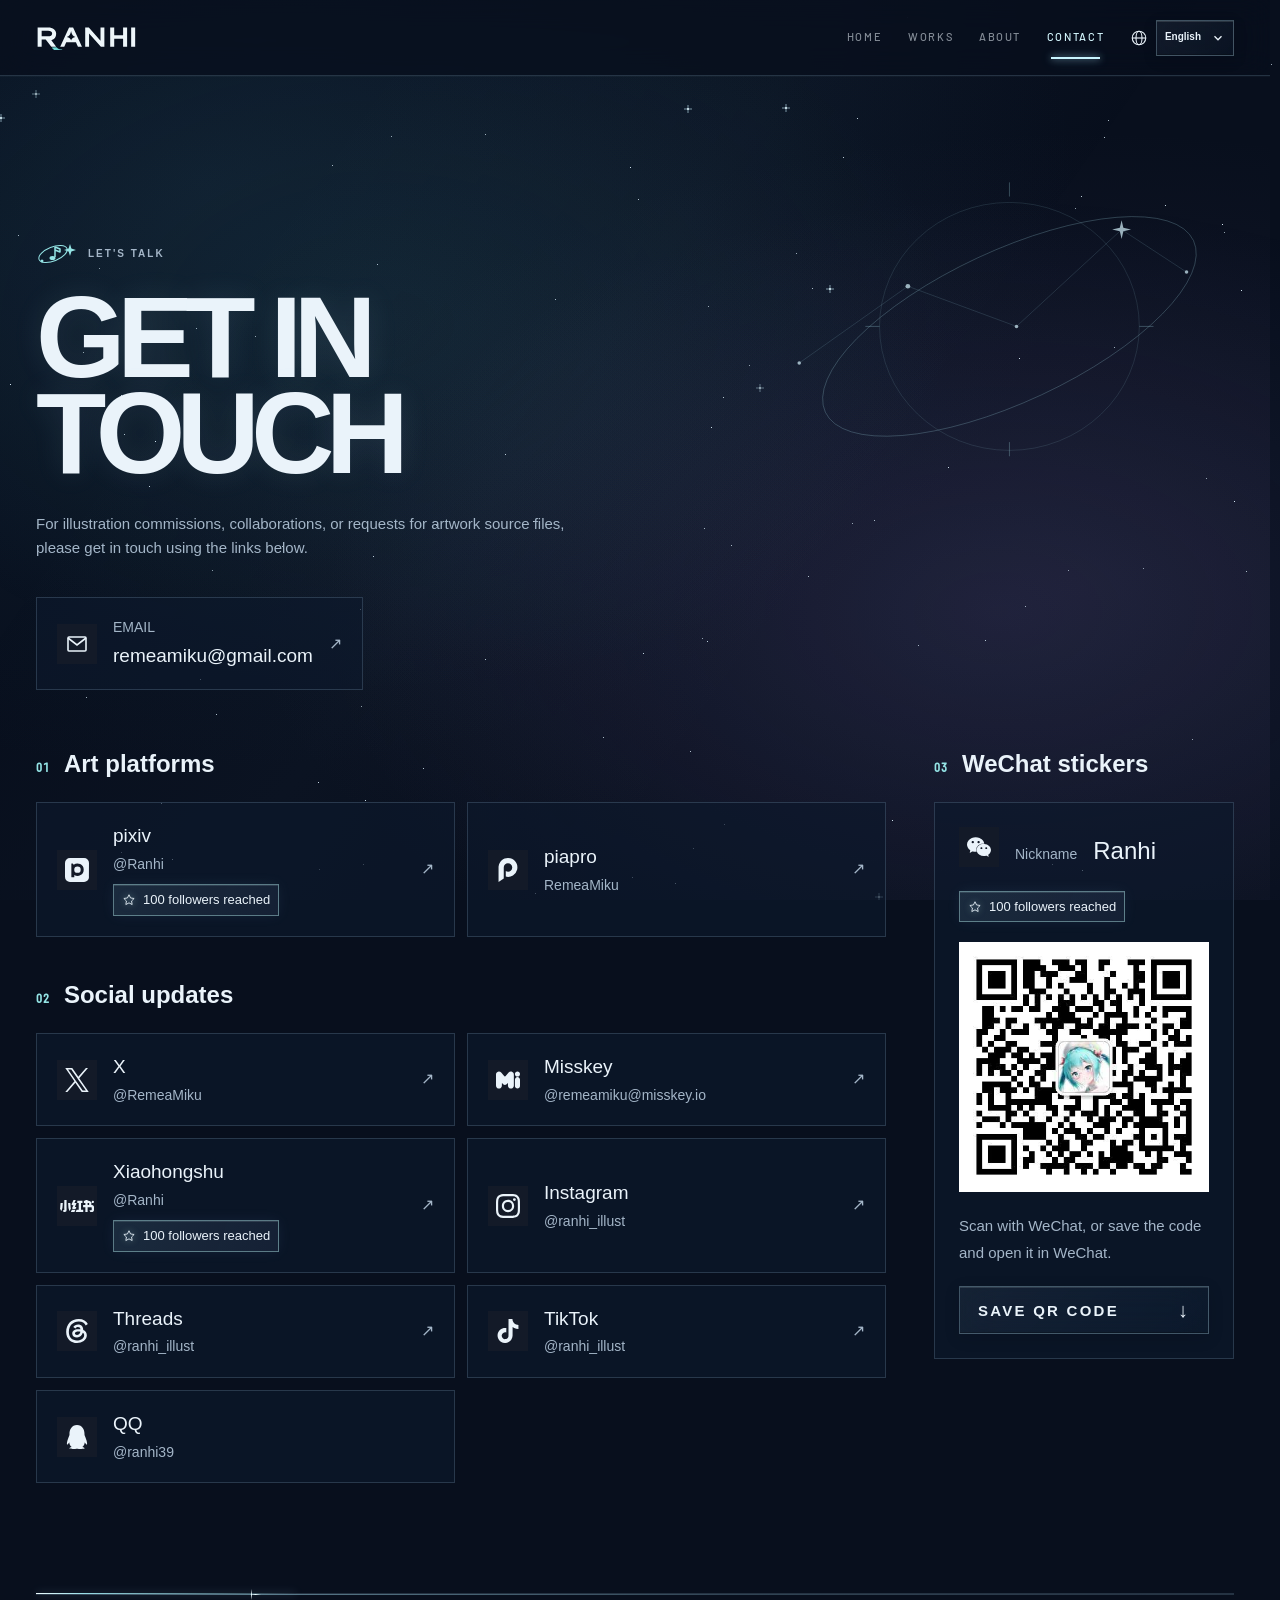
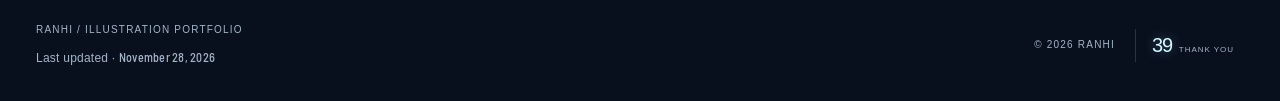
<file: contact/index.html>
<!doctype html>
<html lang="en" data-theme="dark">
  <head>
    <meta charset="utf-8" />
    <link rel="canonical" href="https://ranhi.net/contact/" />
    <meta name="viewport" content="width=device-width,initial-scale=1" />
    <title>Contact — RANHI</title>
    <link rel="icon" type="image/png" href="../images/favicon.png" />
    <link rel="apple-touch-icon" href="../images/favicon.png" />
    <script src="../theme.js?v=20261123-1"></script>
    <style>html[data-i18n-state="loading"] body { visibility: hidden; }</style>
    <script src="../i18n.js?v=20261125-1"></script>
    <link rel="stylesheet" href="../style.css?v=20261127-2" />
    <link rel="stylesheet" href="../theme.css?v=20261124-1" />
    <link rel="stylesheet" href="../i18n.css?v=20261124-1" />
    <link rel="stylesheet" href="../contact.css?v=20261022-2" />
    <link rel="stylesheet" href="../image-viewer.css?v=20261112-1" />
    <script src="../image-viewer.js?v=20261112-1" defer></script>
    <link rel="stylesheet" href="../atmosphere.css?v=20261124-3" />
    <script src="../stars.js?v=20261123-2" defer></script>
    <script src="../language-menu.js?v=20261124-1" defer></script>
    <link rel="stylesheet" href="../fonts/type.css?v=20261127-1" />
  </head>
  <body data-page-title="contact">
    <header class="site-header">
      <div class="container nav">
        <a class="brand" href="../" aria-label="RANHI home">
          <svg class="brand-wordmark" viewBox="0 0 124 32" aria-hidden="true" focusable="false">
            <use href="../images/ranhi-wordmark.svg?v=3#wordmark"></use>
            <use class="brand-glint" href="../images/ranhi-wordmark.svg?v=3#wordmark"></use>
          </svg>
        </a>
        <nav class="navlinks" aria-label="Primary">
          <a href="../" data-i18n="home">HOME</a><a href="../works/" data-i18n="works">WORKS</a
          ><a href="../about/" data-i18n="about">ABOUT</a
          ><a href="../contact/" aria-current="page" data-i18n="contact">CONTACT</a
          >
          <div class="language-picker">
            <svg class="language-icon" viewBox="0 0 24 24" aria-hidden="true" focusable="false">
              <circle cx="12" cy="12" r="9"></circle>
              <ellipse cx="12" cy="12" rx="4" ry="9"></ellipse>
              <path d="M3 12h18"></path>
            </svg>
            <select data-language-select aria-label="Language">
              <option value="zh-Hans" lang="zh-Hans">简体中文</option>
              <option value="zh-Hant" lang="zh-Hant">繁體中文</option>
              <option value="en" lang="en">English</option>
              <option value="ja" lang="ja">日本語</option>
            </select>
          </div>
        </nav>
      </div>
    </header>
    <main class="container">
      <section class="page-intro contact-page">
        <p class="eyebrow" lang="en">LET'S TALK</p>
        <h1>GET IN<br />TOUCH</h1>
        <p class="page-lead">
          For illustration commissions, collaborations, or requests for artwork source files, please get in touch using the links below.
        </p>
        <a class="contact-email" href="mailto:remeamiku@gmail.com">
          <span class="social-mark" aria-hidden="true"><svg class="mail-icon" viewBox="0 0 24 24" focusable="false"><rect x="3" y="5" width="18" height="14" rx="1" /><path d="m3 6 9 7 9-7" /></svg></span>
          <span class="social-copy"><small data-i18n="contactEmail">EMAIL</small><span>remeamiku@gmail.com</span></span>
          <span class="social-arrow" aria-hidden="true">↗</span>
        </a>
        <div class="contact-channels">
          <div class="contact-platforms">
            <section class="contact-group" aria-labelledby="art-platforms">
              <h2 id="art-platforms"><span class="contact-group-number" aria-hidden="true">01</span><span data-i18n="contactArtPlatforms">Art platforms</span></h2>
              <div class="social-grid">
                <a class="social-card" href="https://www.pixiv.net/users/24701727" target="_blank" rel="noopener noreferrer">
                  <span class="social-mark social-mark--pixiv" aria-hidden="true"><span class="brand-icon brand-icon--pixiv"></span></span>
                  <span class="social-copy"><span lang="en">pixiv</span><small lang="en">@Ranhi</small>
                    <!-- A fixed milestone, not a live follower counter. -->
                    <span class="social-milestone"><svg viewBox="0 0 24 24" aria-hidden="true" focusable="false"><path d="m12 3 2.7 5.5 6.1.9-4.4 4.3 1 6.1-5.4-2.9-5.4 2.9 1-6.1-4.4-4.3 6.1-.9Z" /></svg><span data-i18n="pixivMilestone">100 followers reached</span></span>
                  </span><span class="social-arrow" aria-hidden="true">↗</span>
                </a>
                <a class="social-card" href="https://piapro.jp/RemeaMiku" target="_blank" rel="noopener noreferrer">
                  <span class="social-mark social-mark--piapro" aria-hidden="true"><span class="brand-icon brand-icon--piapro"></span></span><span class="social-copy" lang="en"><span>piapro</span><small>RemeaMiku</small></span><span class="social-arrow" aria-hidden="true">↗</span>
                </a>
              </div>
            </section>
            <section class="contact-group" aria-labelledby="social-updates">
              <h2 id="social-updates"><span class="contact-group-number" aria-hidden="true">02</span><span data-i18n="contactSocialPlatforms">Social updates</span></h2>
              <div class="social-grid">
                <a class="social-card" href="https://x.com/RemeaMiku" target="_blank" rel="noopener noreferrer">
                  <span class="social-mark social-mark--x" aria-hidden="true"><span class="brand-icon brand-icon--x"></span></span><span class="social-copy" lang="en"><span>X</span><small>@RemeaMiku</small></span><span class="social-arrow" aria-hidden="true">↗</span>
                </a>
                <a class="social-card" href="https://misskey.io/@remeamiku" target="_blank" rel="noopener noreferrer">
                  <span class="social-mark social-mark--misskey" aria-hidden="true"><span class="brand-icon brand-icon--misskey"></span></span><span class="social-copy" lang="en"><span>Misskey</span><small>@remeamiku@misskey.io</small></span><span class="social-arrow" aria-hidden="true">↗</span>
                </a>
                <a class="social-card" href="https://www.xiaohongshu.com/user/profile/68975866000000002801ebd7" target="_blank" rel="noopener noreferrer">
                  <span class="social-mark social-mark--xiaohongshu" aria-hidden="true"><span class="brand-icon brand-icon--xiaohongshu"></span></span><span class="social-copy"><span data-i18n="xiaohongshu">Xiaohongshu</span><small lang="en">@Ranhi</small>
                    <span class="social-milestone"><svg viewBox="0 0 24 24" aria-hidden="true" focusable="false"><path d="m12 3 2.7 5.5 6.1.9-4.4 4.3 1 6.1-5.4-2.9-5.4 2.9 1-6.1-4.4-4.3 6.1-.9Z" /></svg><span data-i18n="xiaohongshuMilestone">100 followers reached</span></span>
                  </span><span class="social-arrow" aria-hidden="true">↗</span>
                </a>
                <a class="social-card" href="https://www.instagram.com/ranhi_illust" target="_blank" rel="noopener noreferrer">
                  <span class="social-mark social-mark--instagram" aria-hidden="true"><span class="brand-icon brand-icon--instagram"></span></span><span class="social-copy" lang="en"><span>Instagram</span><small>@ranhi_illust</small></span><span class="social-arrow" aria-hidden="true">↗</span>
                </a>
                <a class="social-card" href="https://www.threads.com/@ranhi_illust" target="_blank" rel="noopener noreferrer">
                  <span class="social-mark social-mark--threads" aria-hidden="true"><span class="brand-icon brand-icon--threads"></span></span><span class="social-copy" lang="en"><span>Threads</span><small>@ranhi_illust</small></span><span class="social-arrow" aria-hidden="true">↗</span>
                </a>
                <a class="social-card" href="https://www.tiktok.com/@ranhi_illust" target="_blank" rel="noopener noreferrer">
                  <span class="social-mark social-mark--tiktok" aria-hidden="true"><span class="brand-icon brand-icon--tiktok"></span></span><span class="social-copy" lang="en"><span>TikTok</span><small>@ranhi_illust</small></span><span class="social-arrow" aria-hidden="true">↗</span>
                </a>
                <div class="social-card qq-card">
                  <span class="social-mark social-mark--qq" aria-hidden="true"><span class="brand-icon brand-icon--qq"></span></span>
                  <span class="social-copy" lang="en"><span>QQ</span><small class="qq-qid">@ranhi39</small></span>
                </div>
              </div>
            </section>
          </div>
          <section class="contact-group contact-wechat" aria-labelledby="wechat-title">
            <h2 id="wechat-title"><span class="contact-group-number" aria-hidden="true">03</span><span data-i18n="contactWechat">WeChat stickers</span></h2>
            <div class="wechat-card">
              <p class="wechat-name"><span class="social-mark social-mark--wechat" aria-hidden="true"><span class="brand-icon brand-icon--wechat"></span></span><span data-i18n="contactNickname">Nickname</span><strong lang="en">Ranhi</strong></p>
              <p class="social-milestone wechat-milestone"><svg viewBox="0 0 24 24" aria-hidden="true" focusable="false"><path d="m12 3 2.7 5.5 6.1.9-4.4 4.3 1 6.1-5.4-2.9-5.4 2.9 1-6.1-4.4-4.3 6.1-.9Z" /></svg><span data-i18n="wechatMilestone">100 followers reached</span></p>
              <!-- Keep the original QR pixels and white quiet zone in both themes. -->
              <img class="wechat-qr" src="../images/wechat-ranhi-qr.jpg" width="430" height="430" alt="WeChat QR code — Ranhi" />
              <p class="wechat-hint" data-i18n="contactWechatHint">Scan with WeChat, or save the code and open it in WeChat.</p>
              <a class="text-link wechat-save" href="../images/wechat-ranhi-qr.jpg" download="ranhi-wechat-qr.jpg" data-i18n="contactSaveQr">SAVE QR CODE <span aria-hidden="true">↓</span></a>
            </div>
          </section>
        </div>
      </section>
    </main>
    <footer class="footer container">
      <div class="footer-meta">
        <span lang="en">RANHI / ILLUSTRATION PORTFOLIO</span>
        <span class="last-updated"><span data-i18n="lastUpdated">Last updated</span> · <time data-last-updated datetime="2026-11-28">November 28, 2026</time></span>
      </div>
      <div class="footer-signoff">
        <span>© 2026 RANHI</span
        ><span class="miku-signature" lang="en" aria-label="39 — Thank you"
          ><b aria-hidden="true">39</b
          ><small aria-hidden="true">THANK YOU</small></span
        >
      </div>
    </footer>
  </body>
</html>
</file>
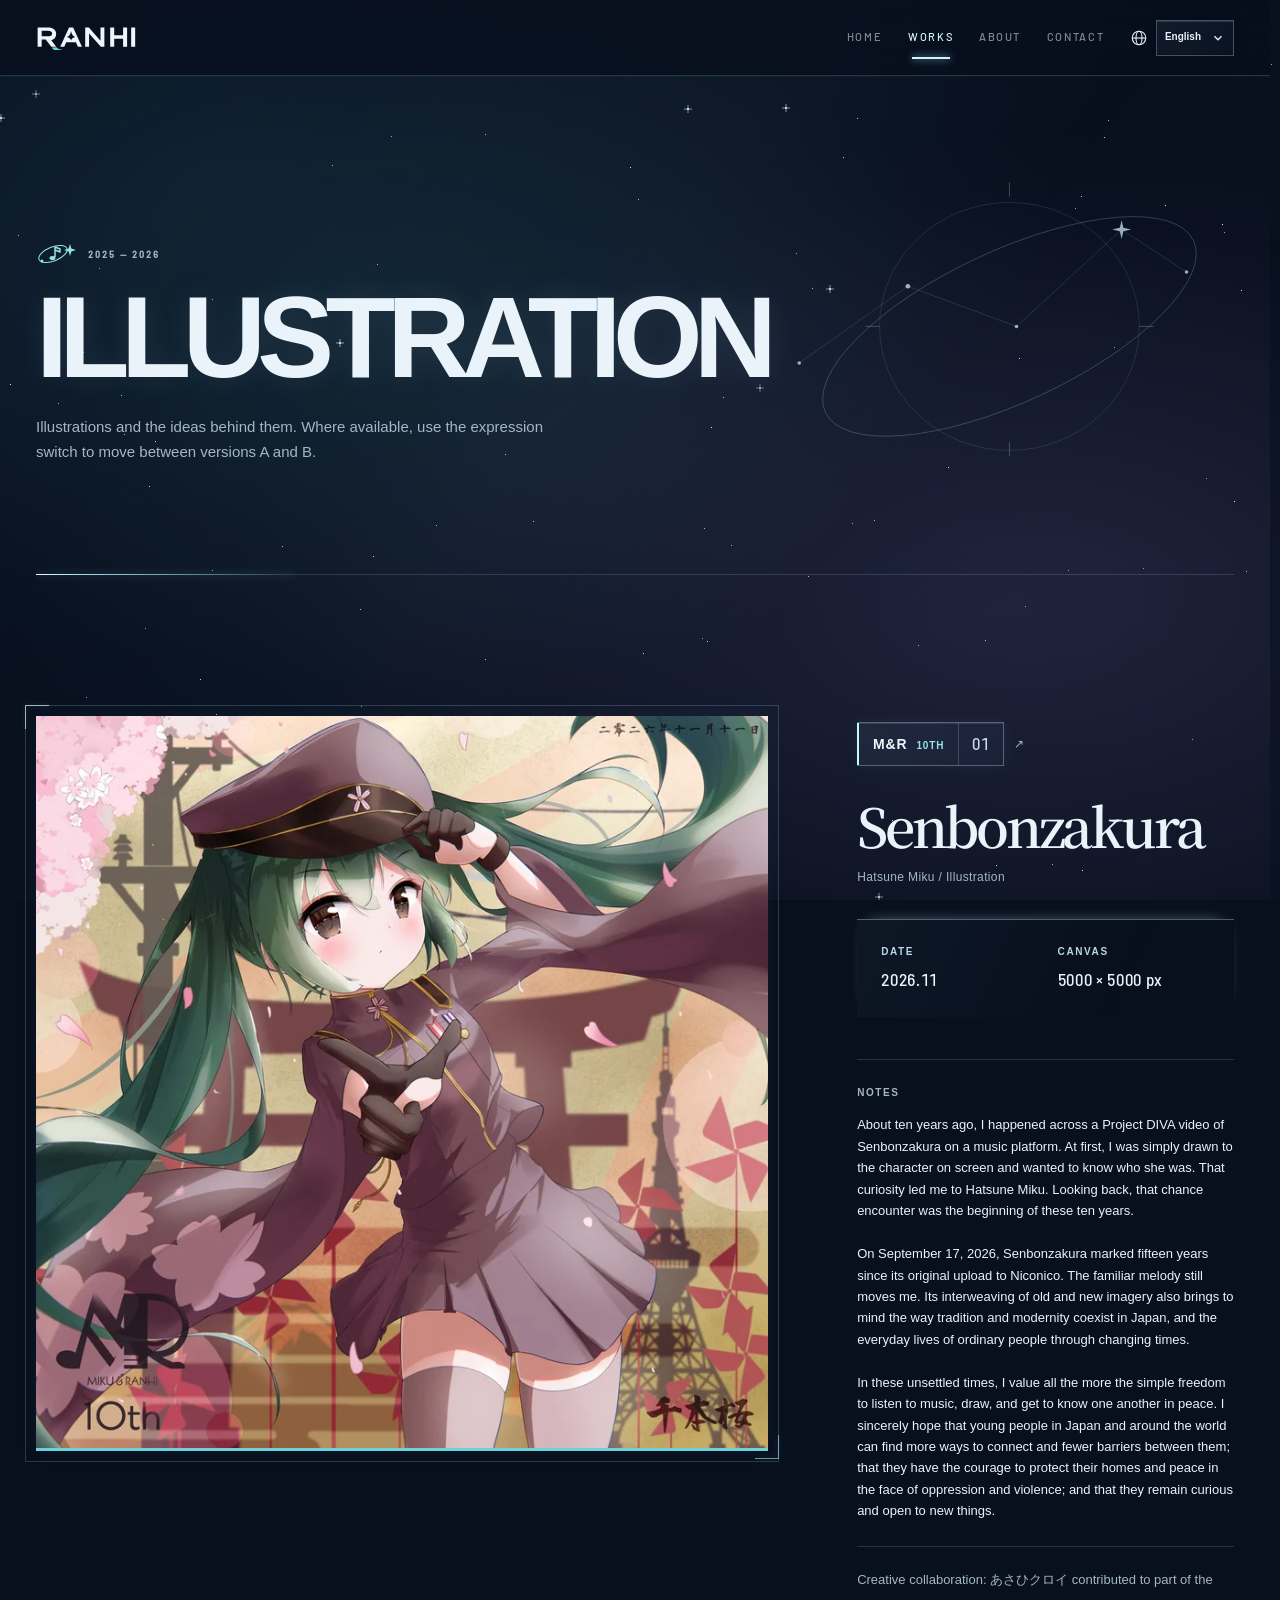
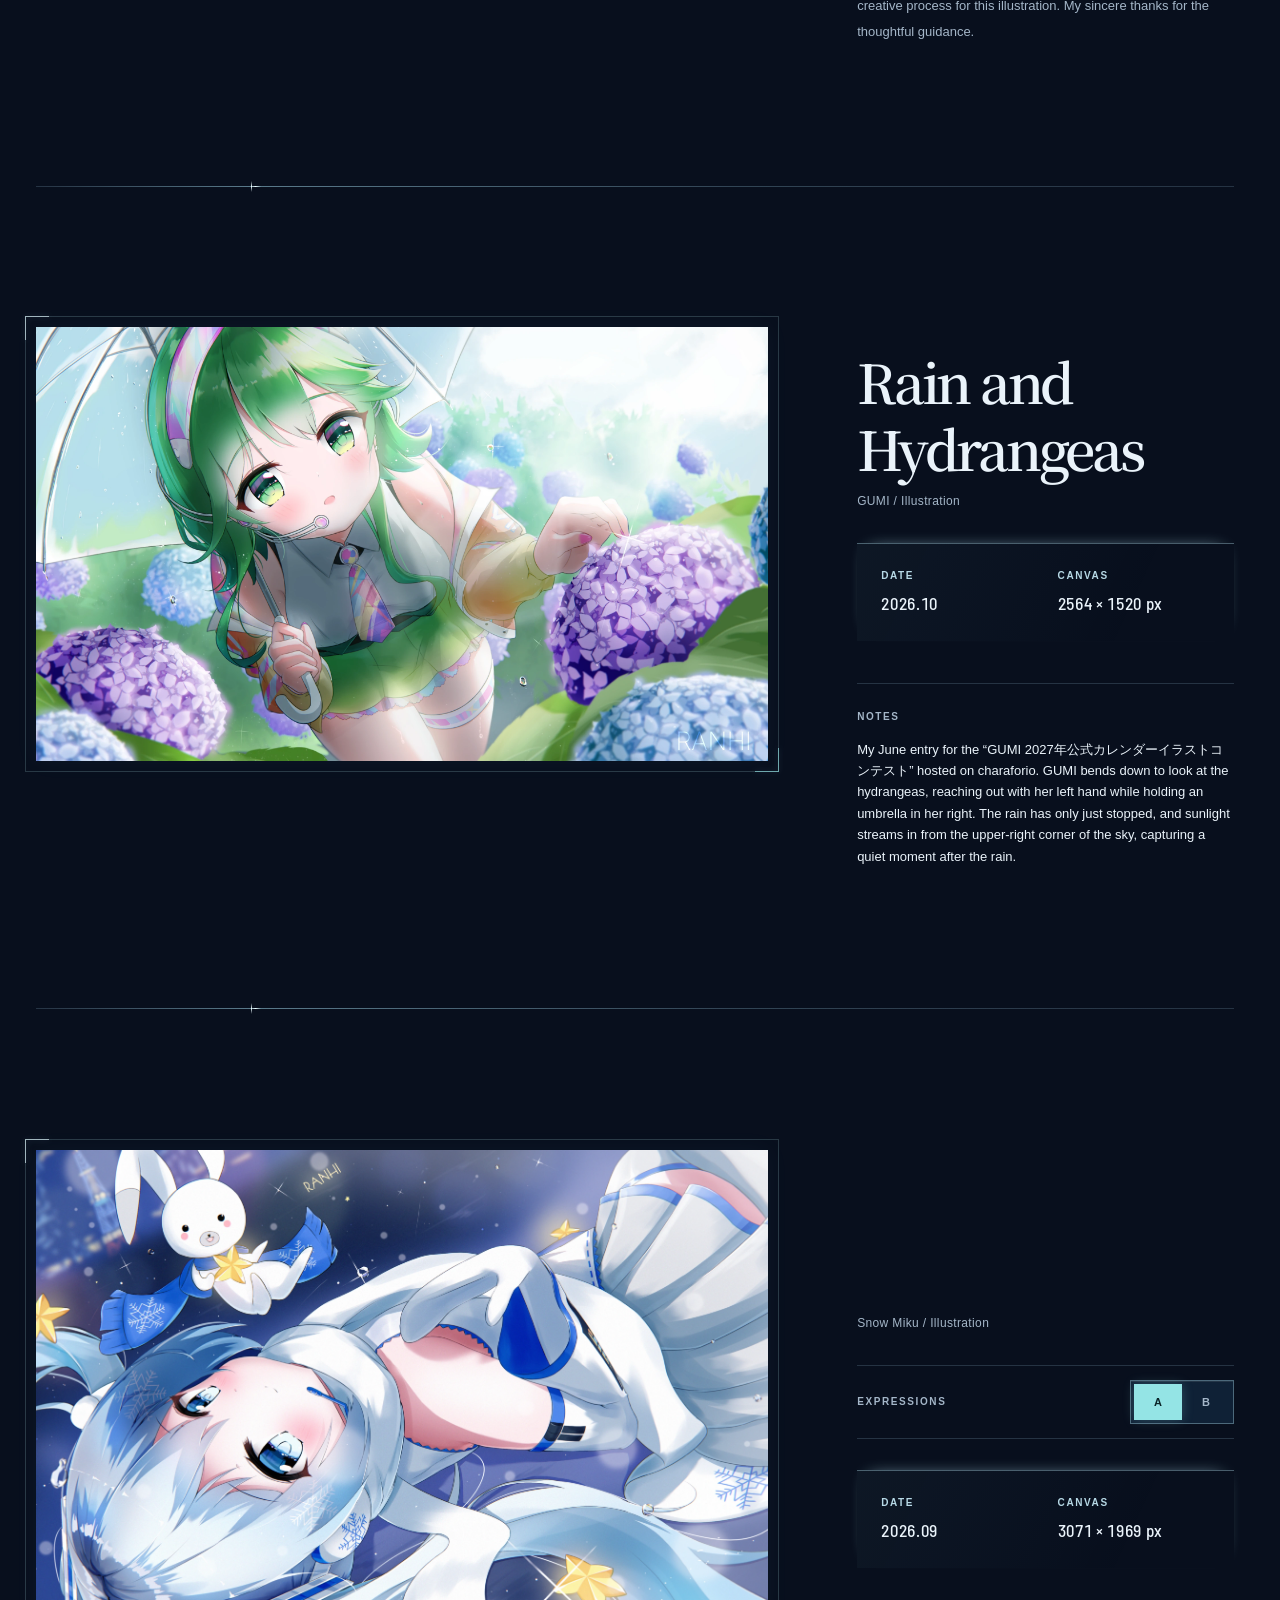
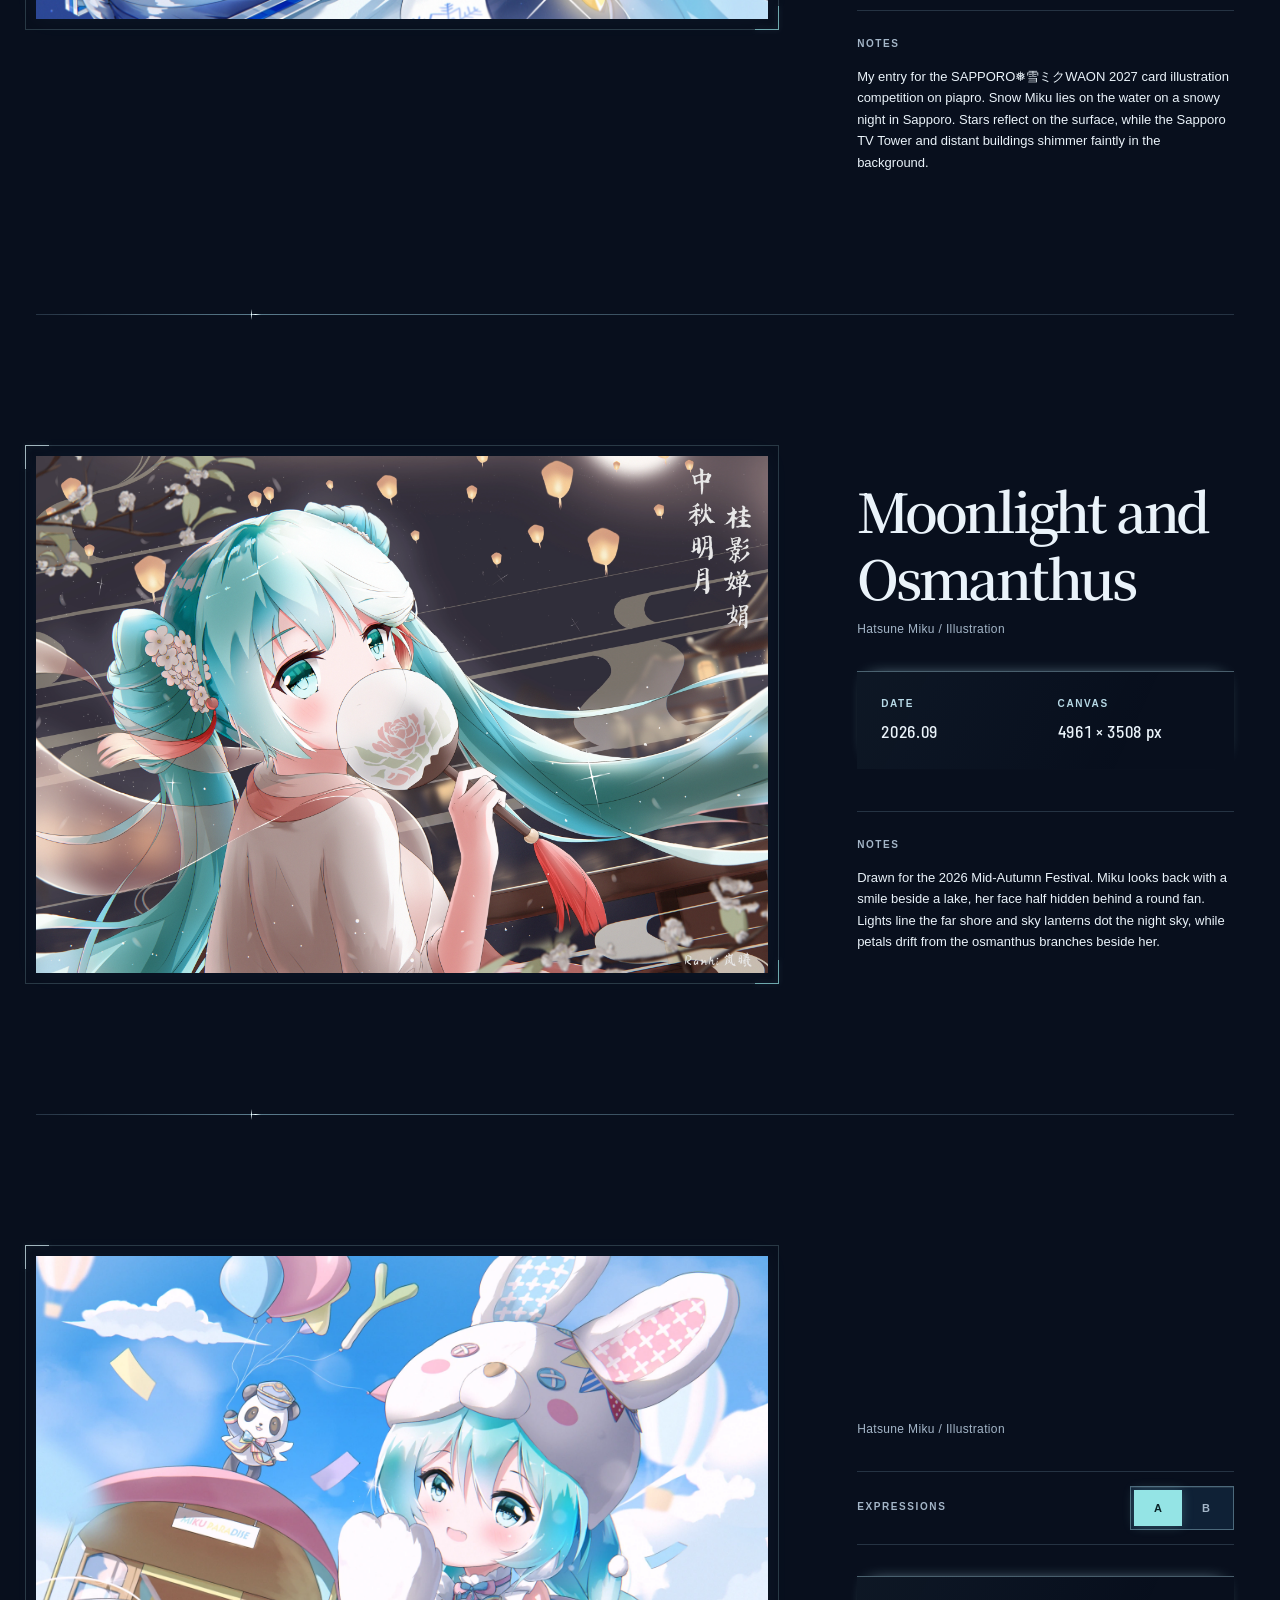
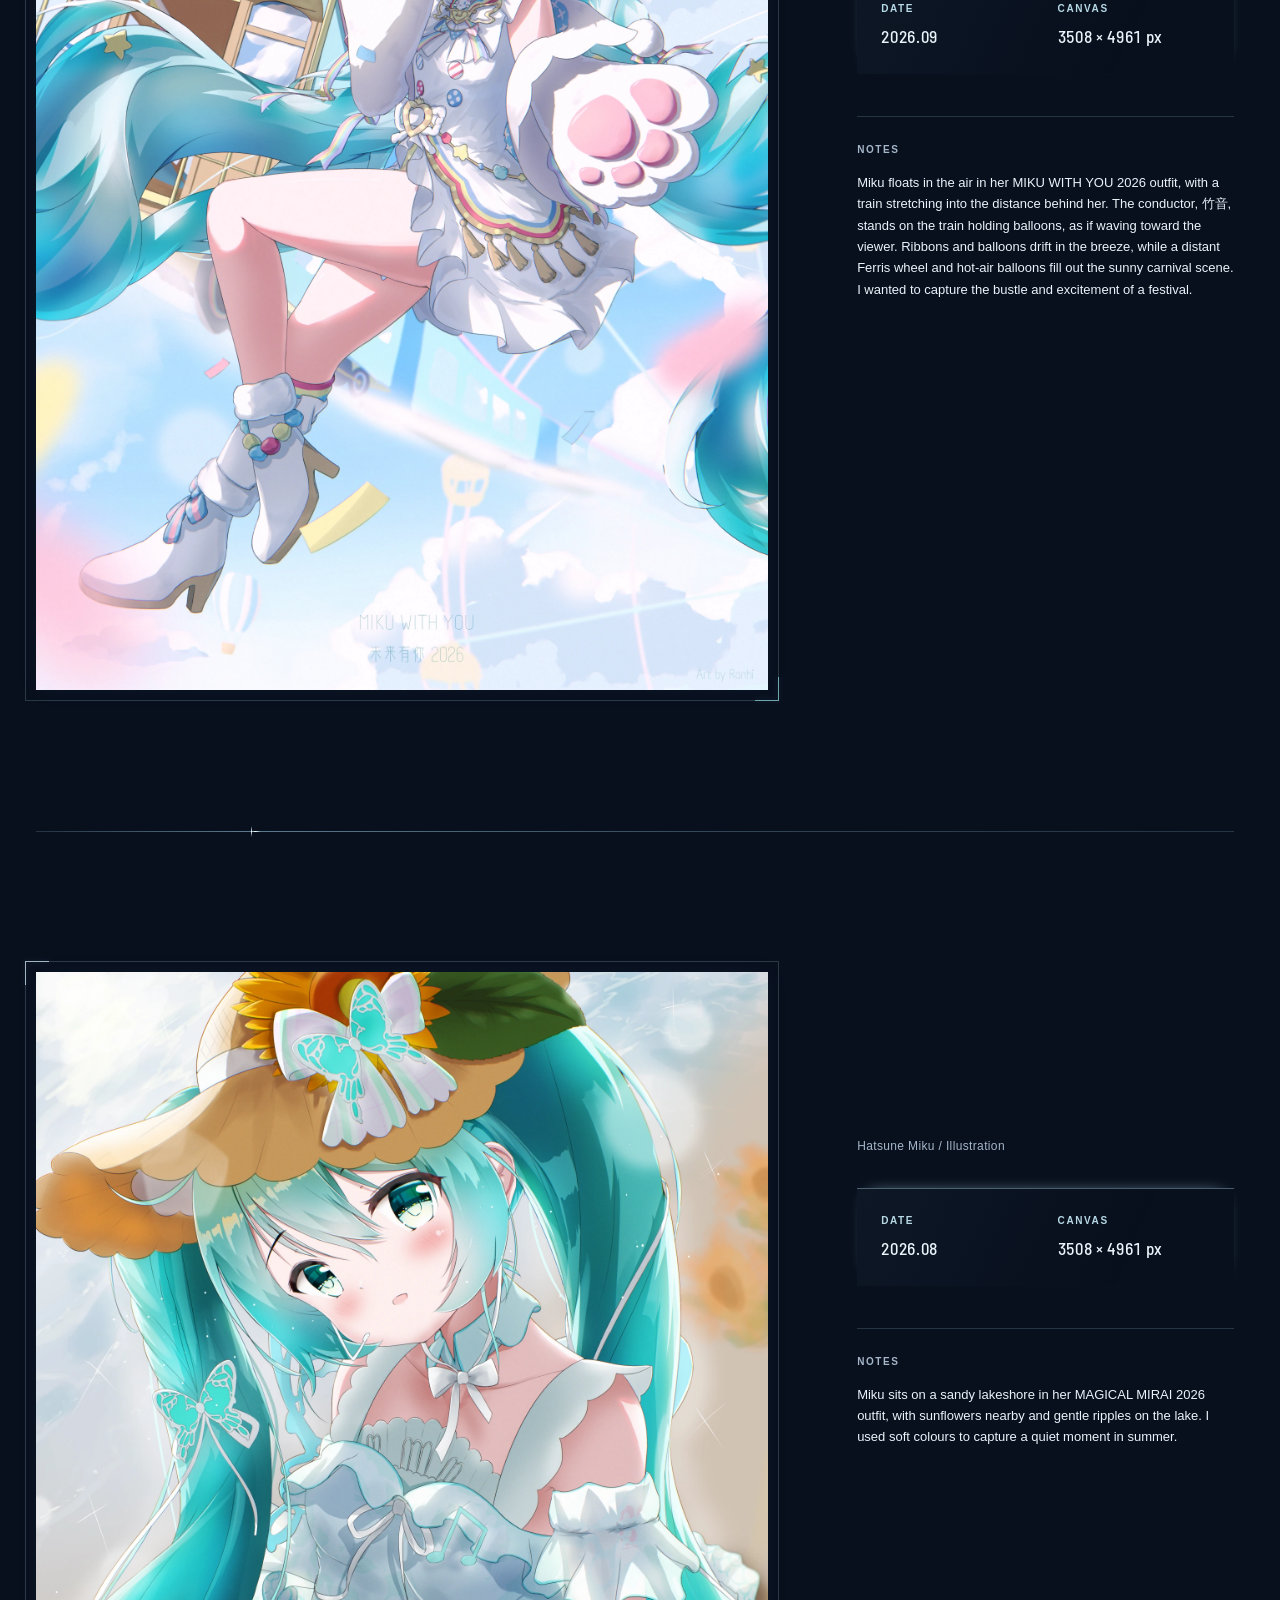
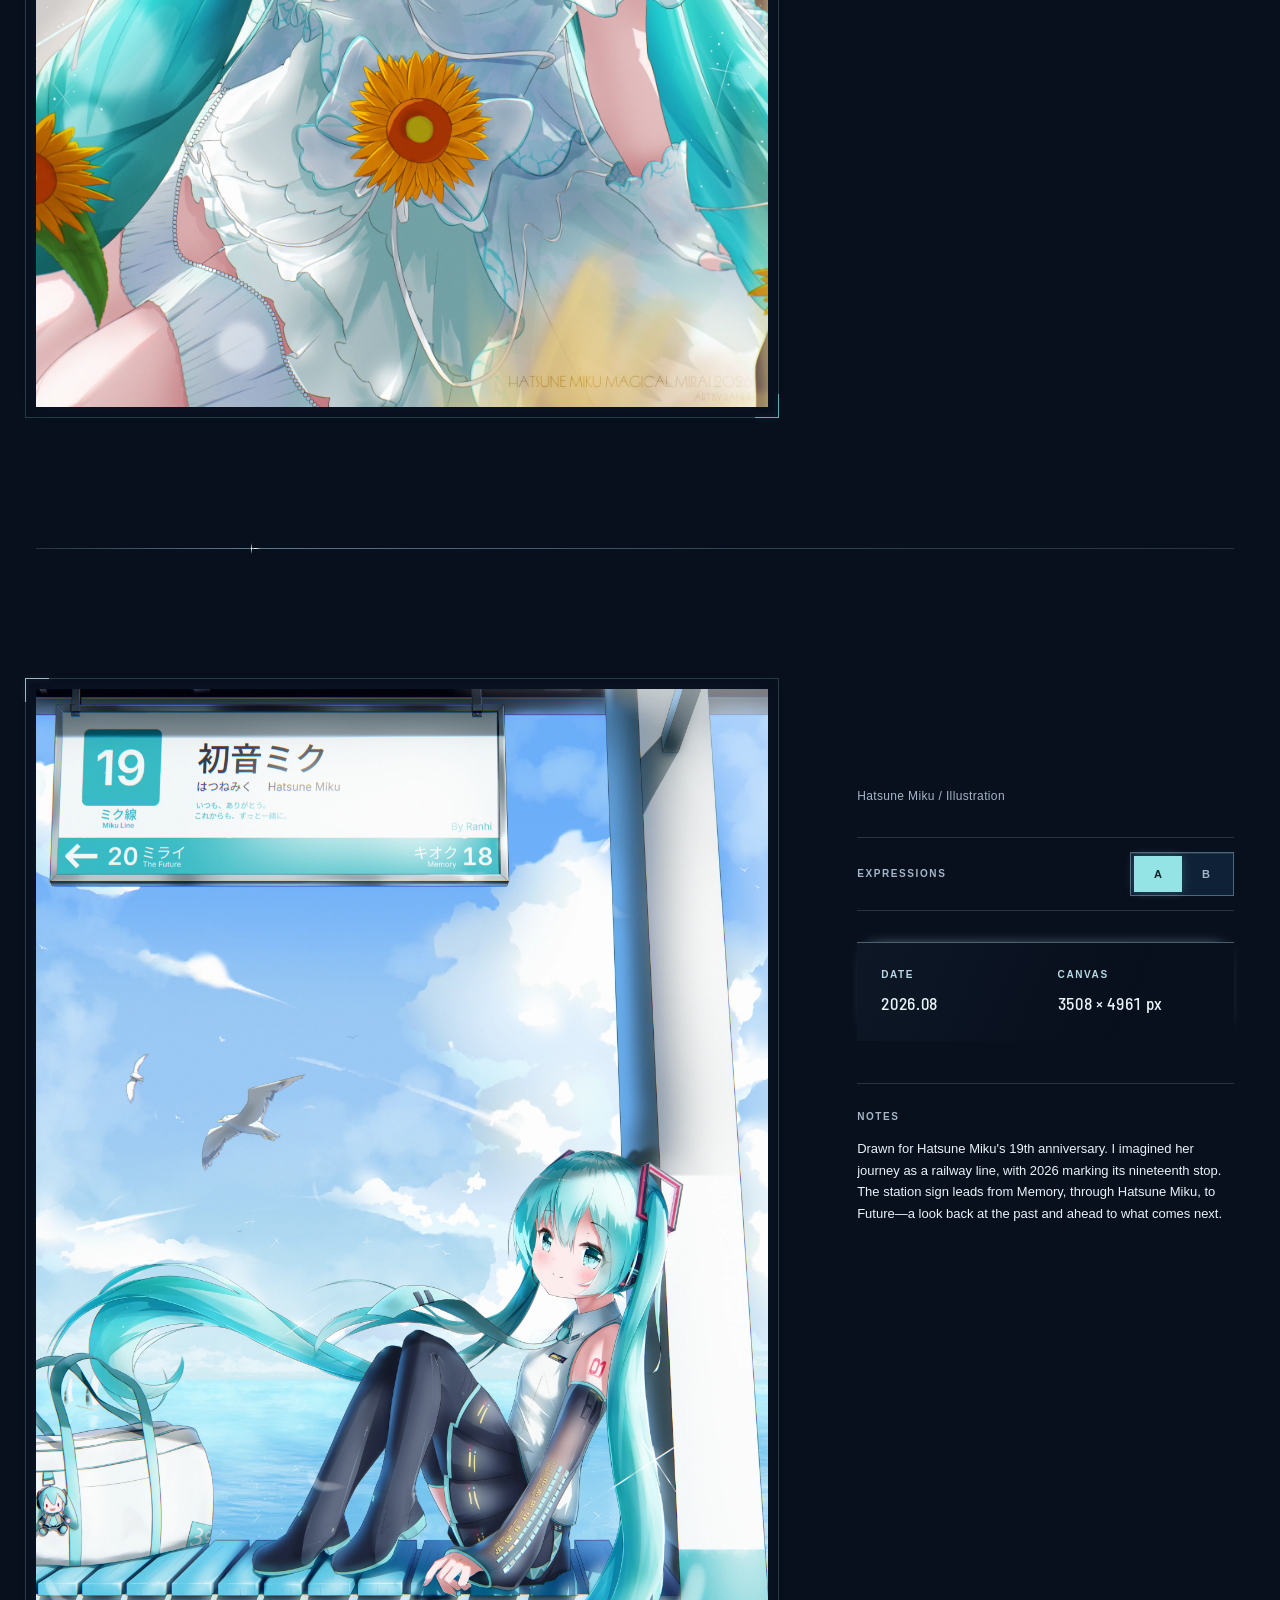
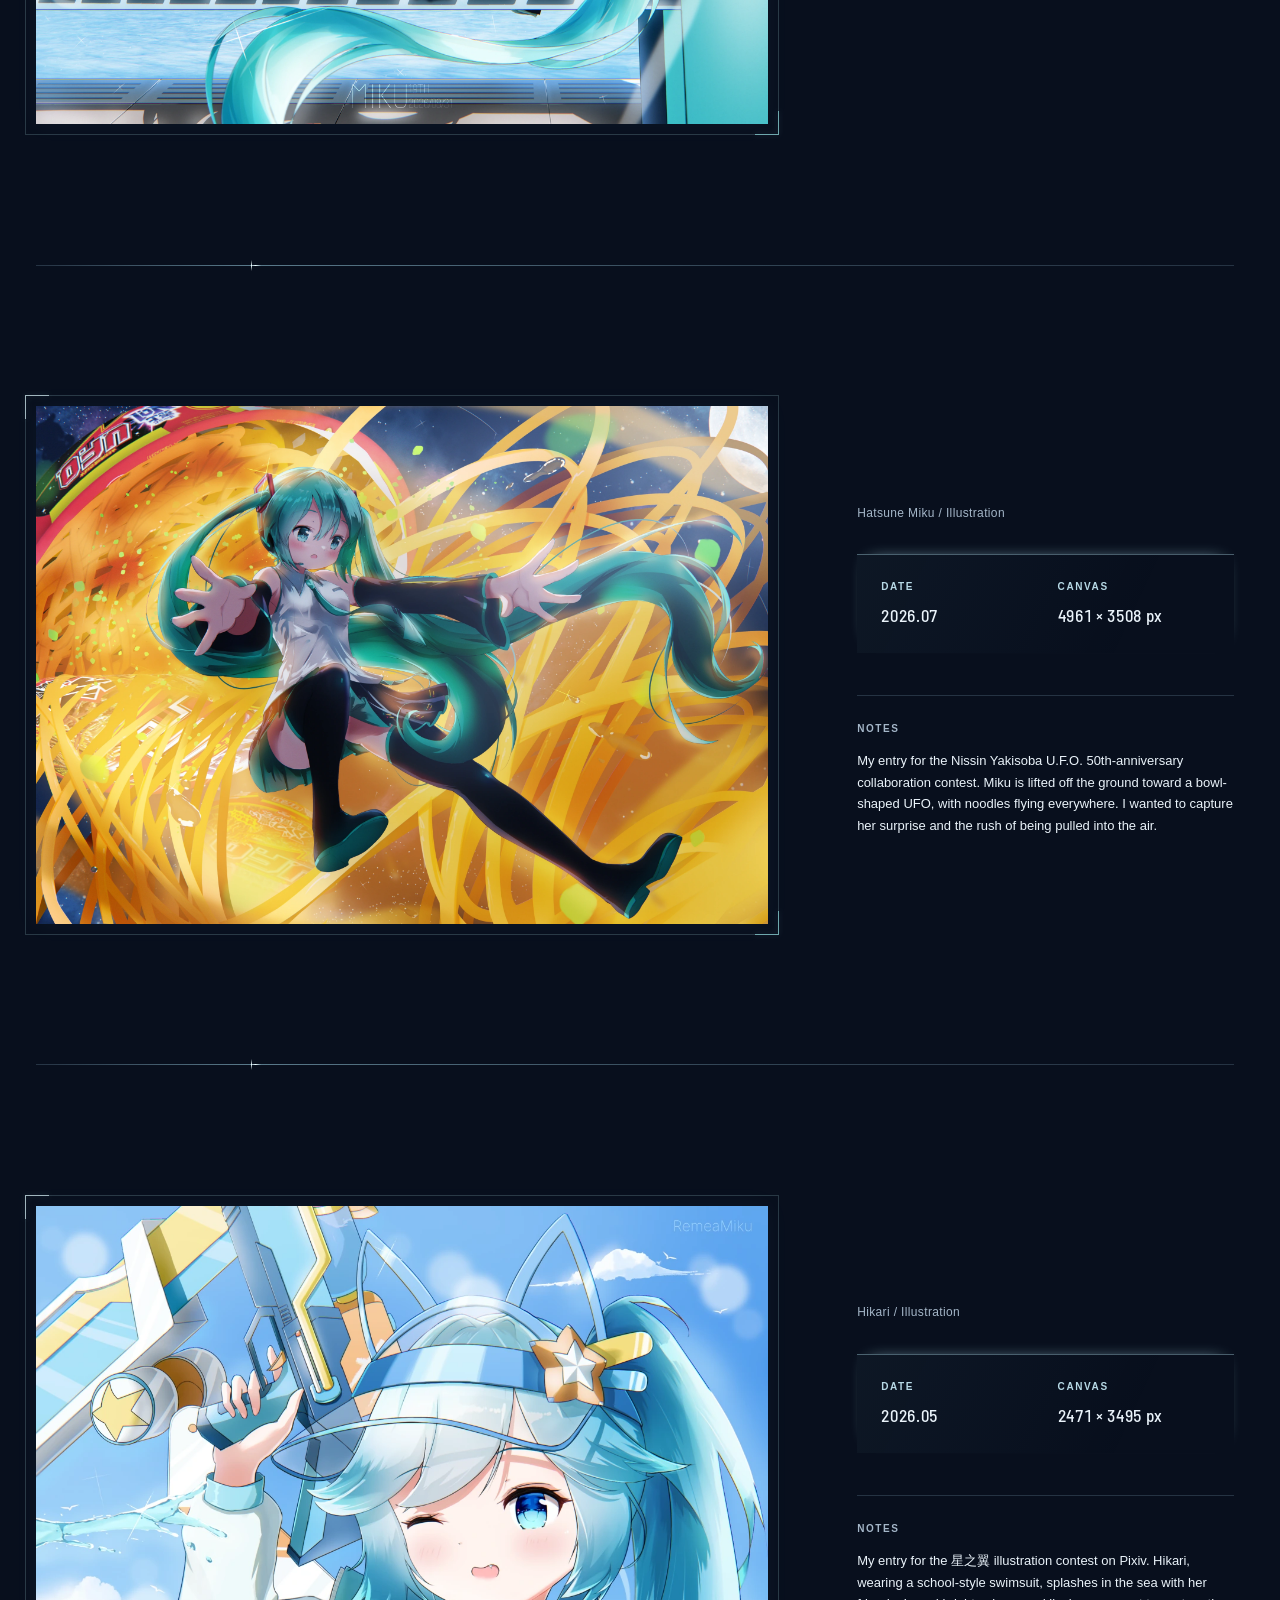
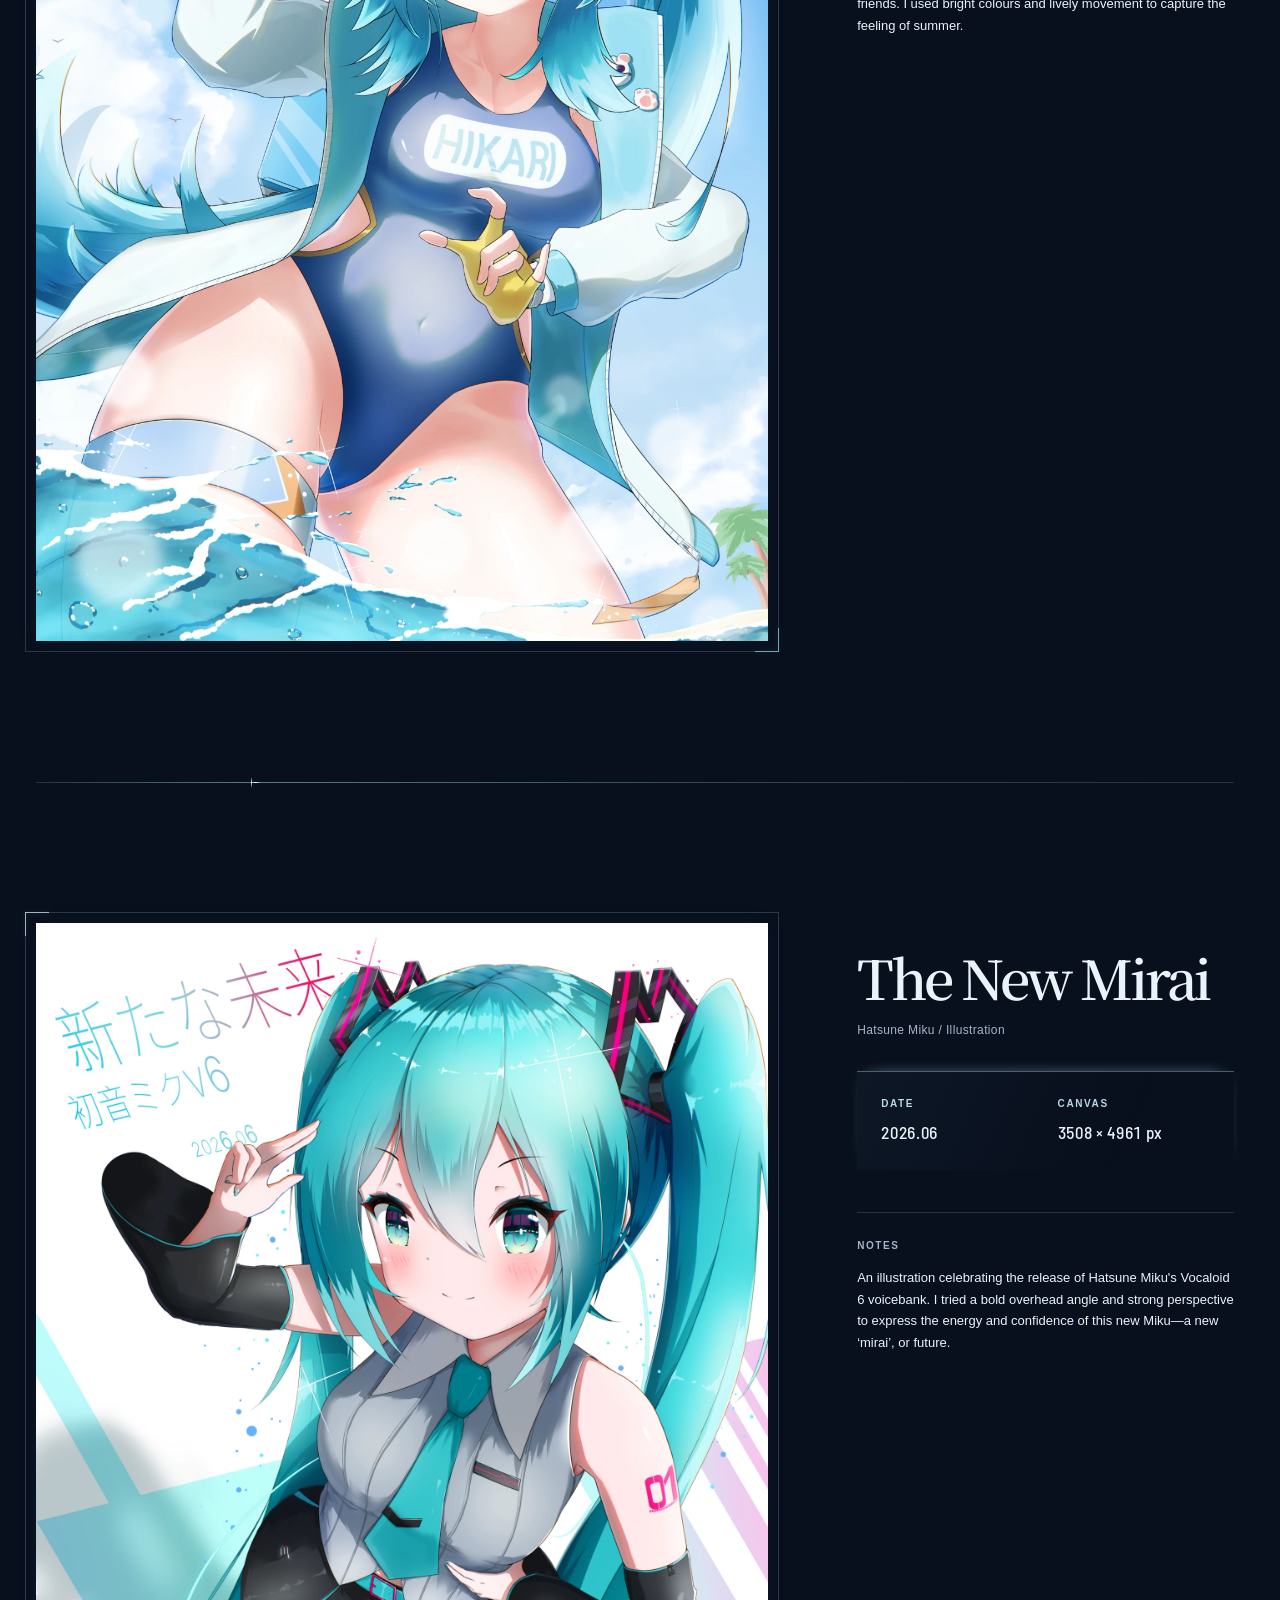
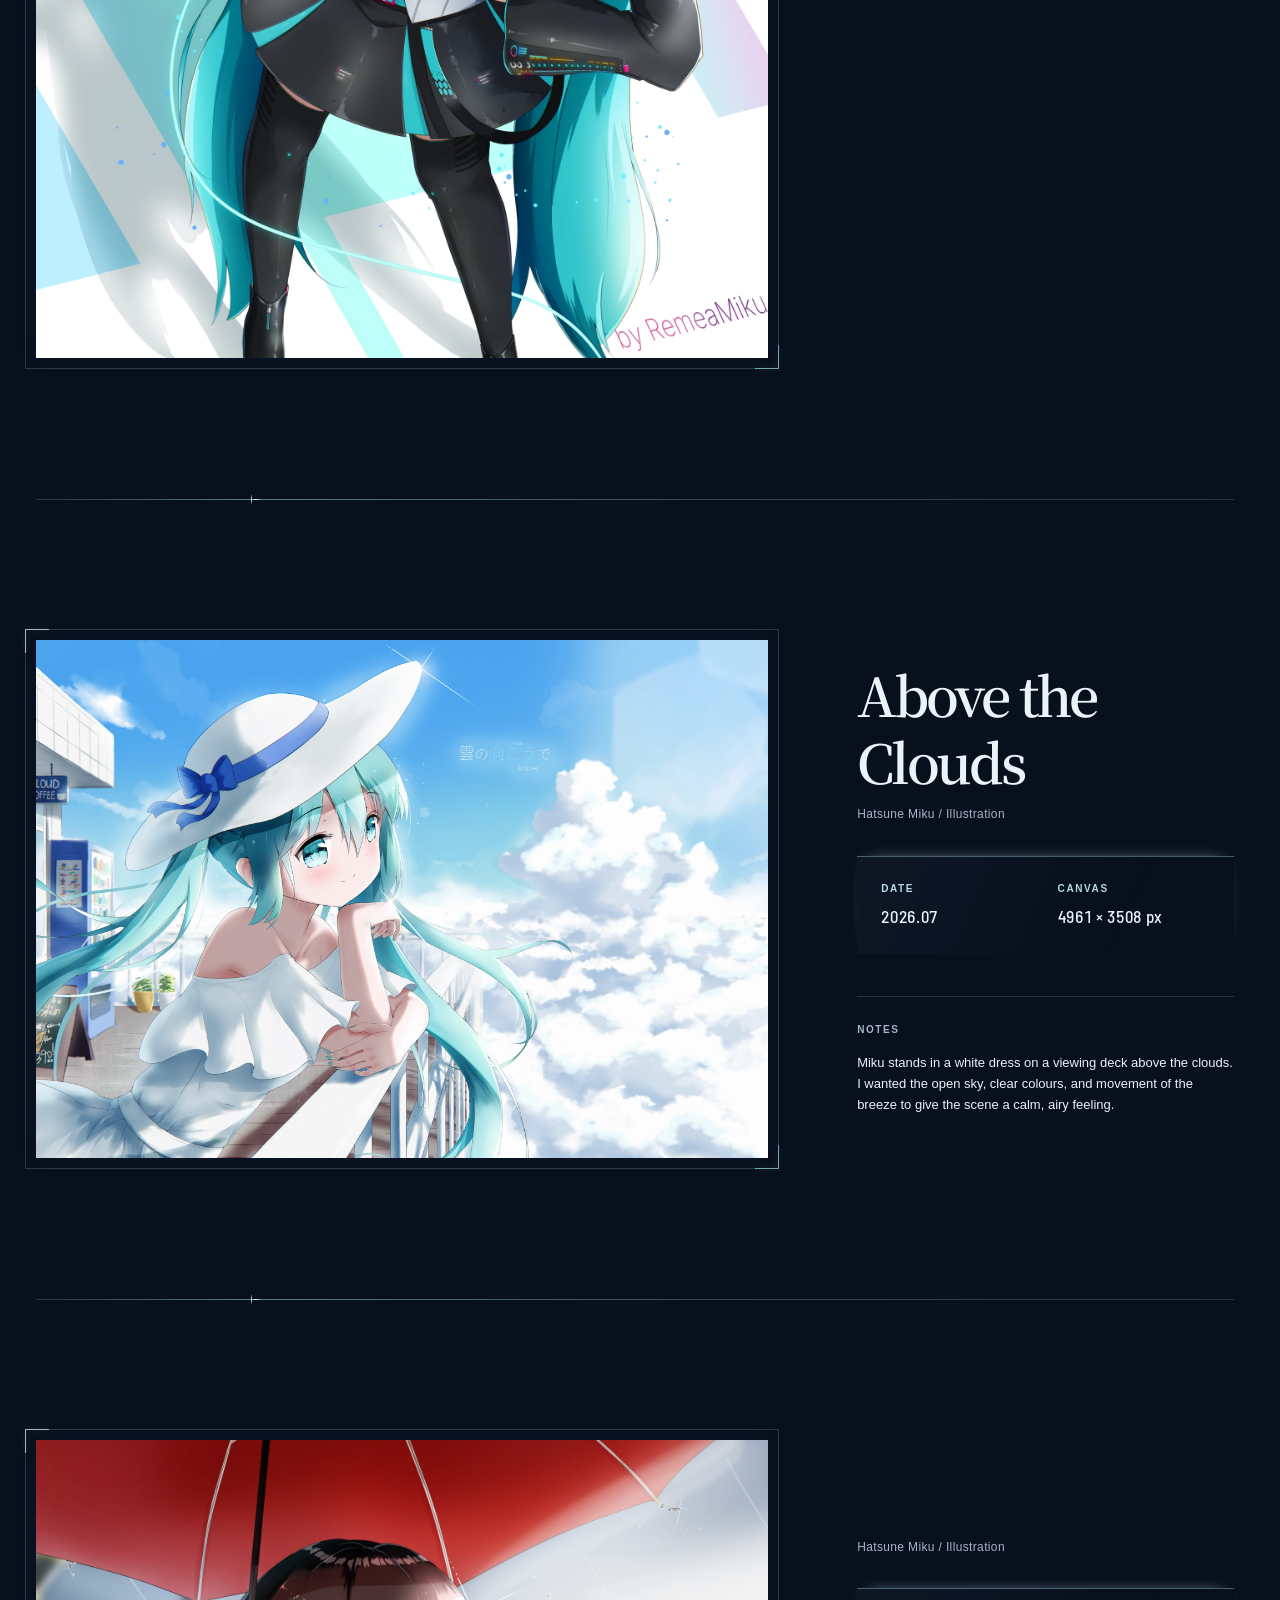
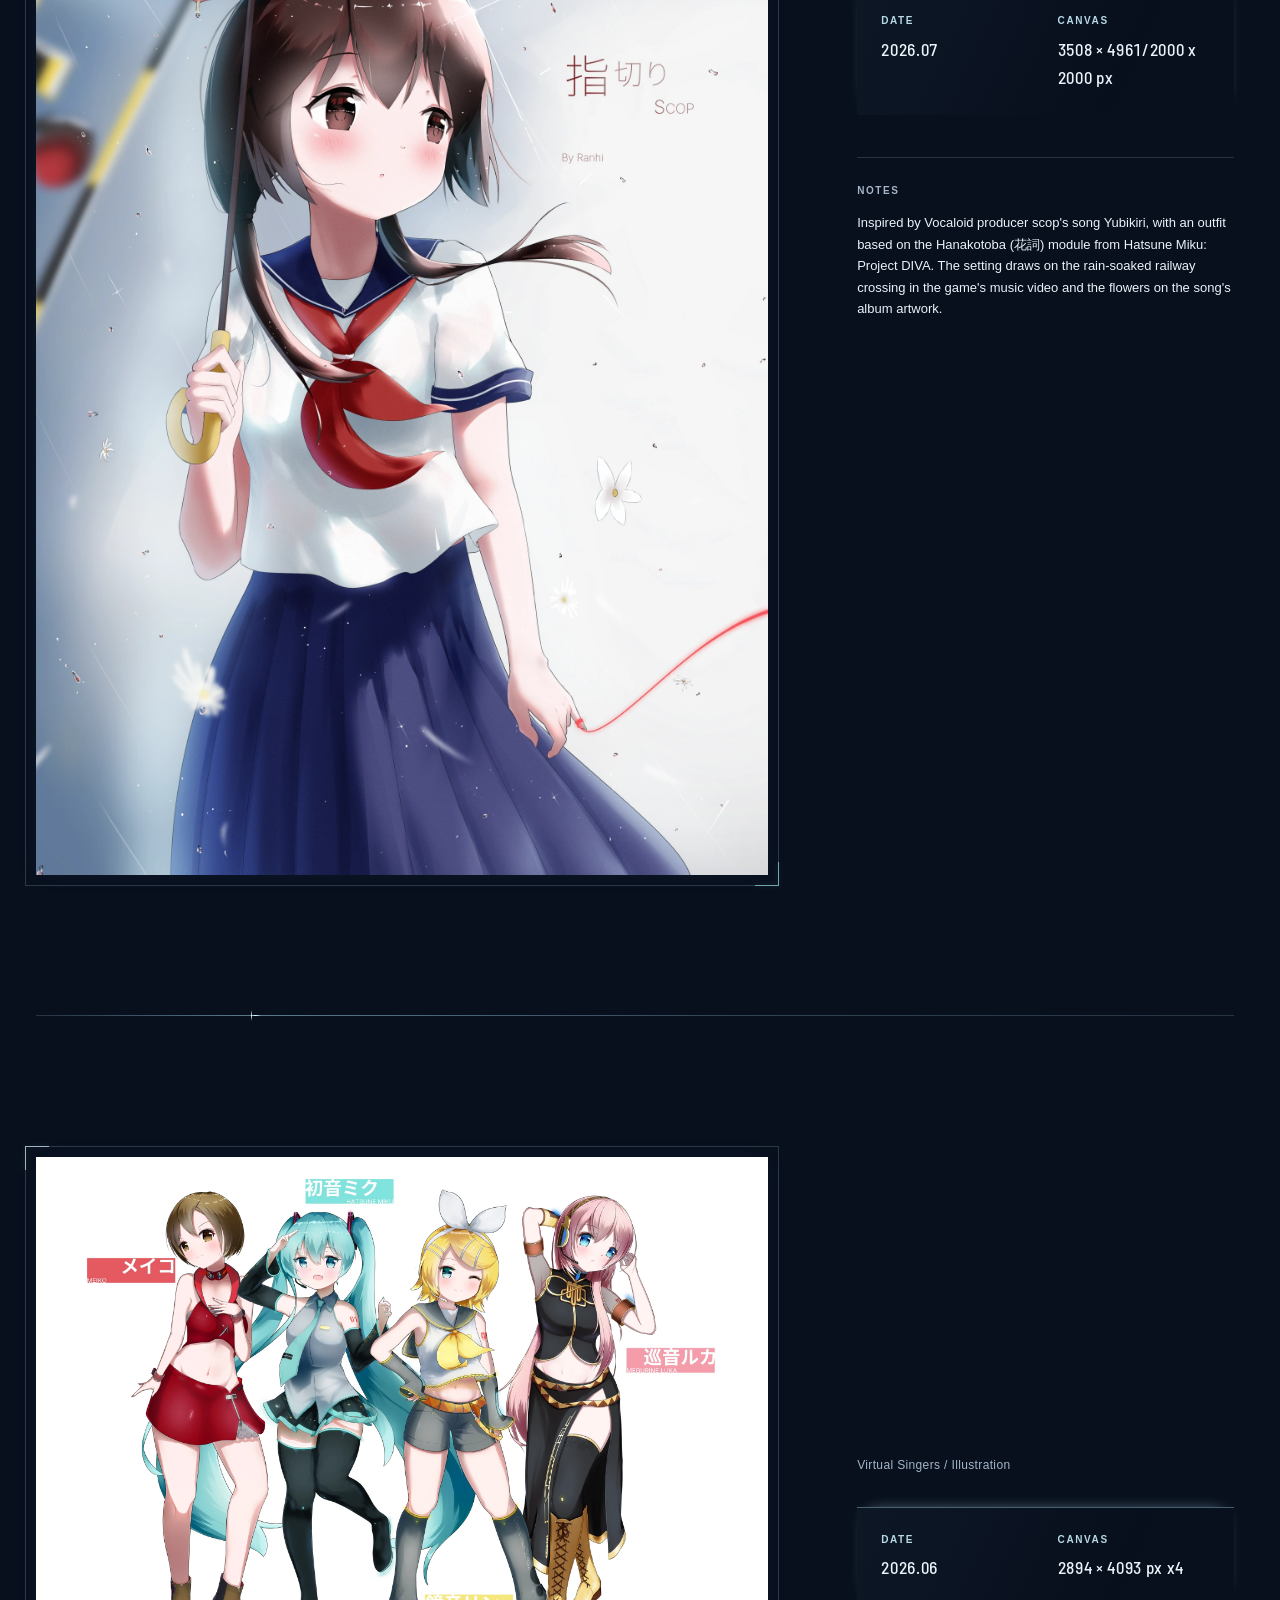
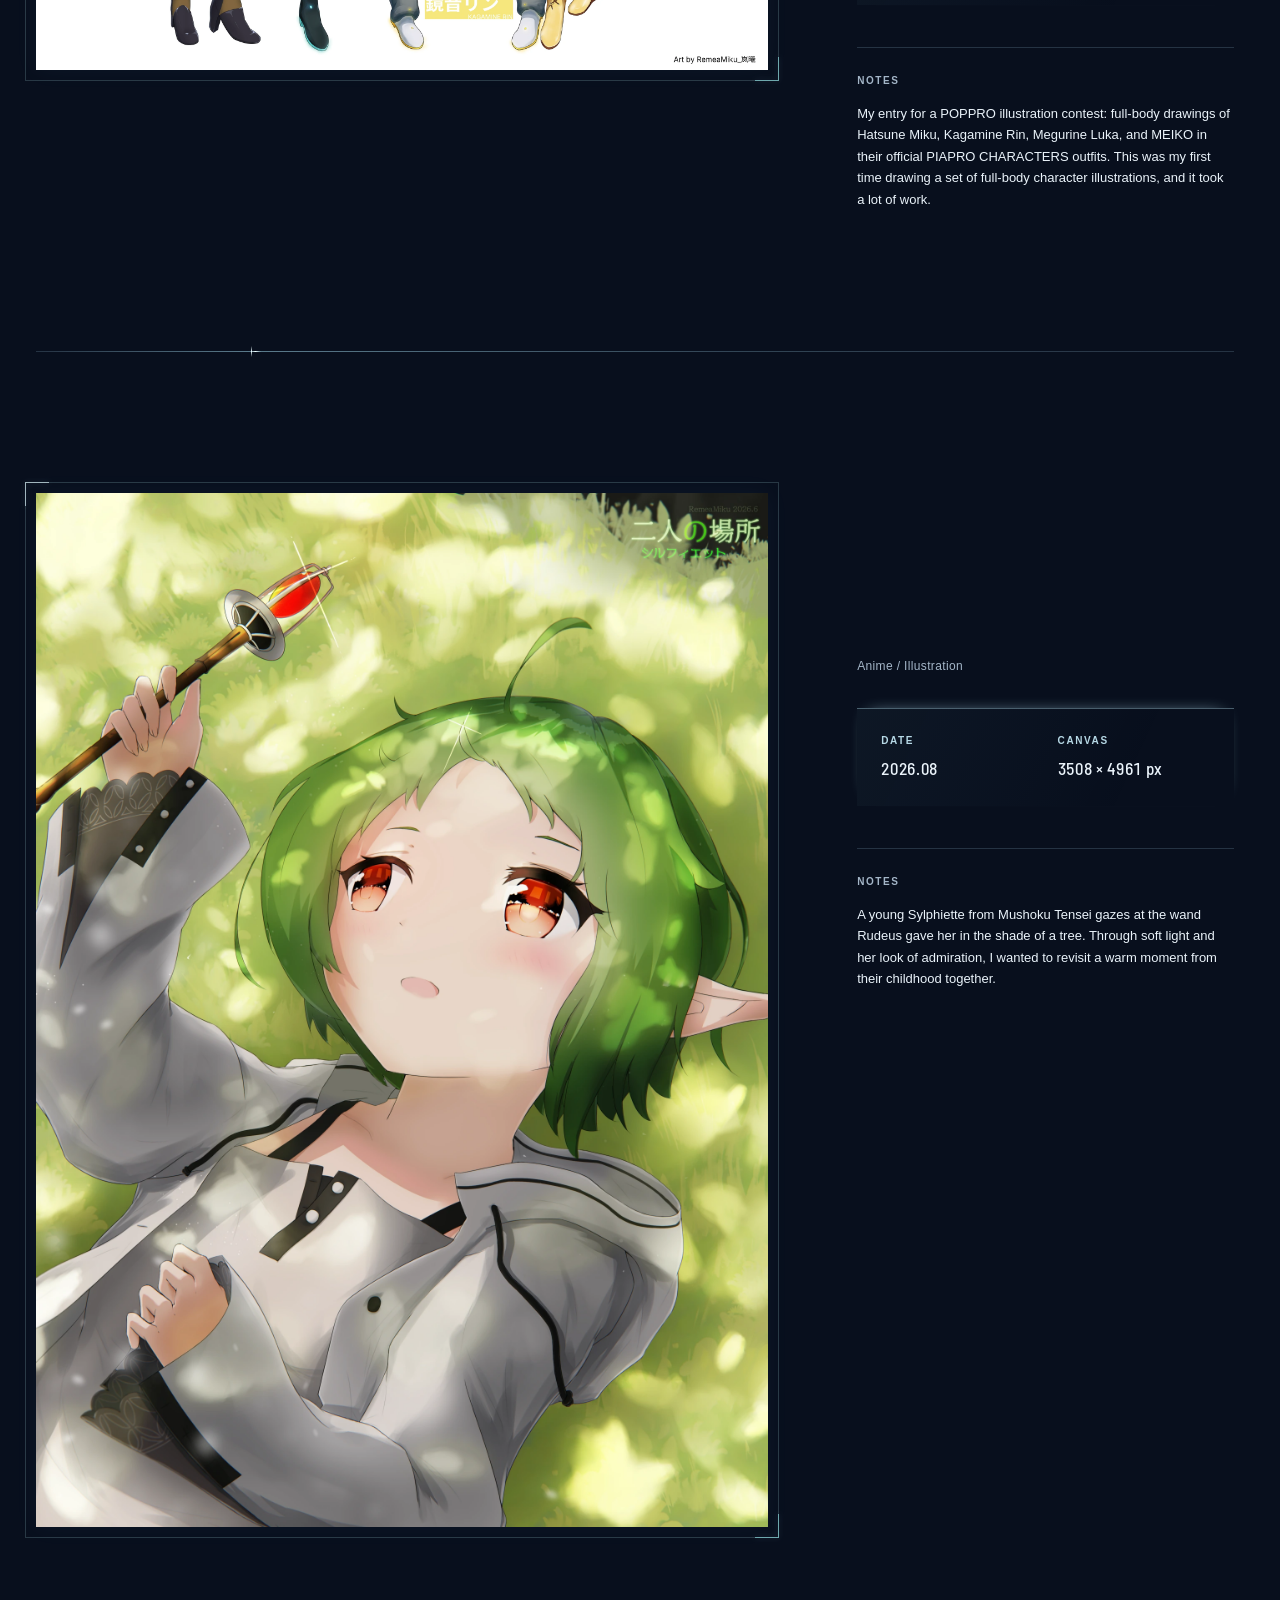
<file: works/index.html>
<!doctype html>
<html lang="en" data-theme="dark">
  <head>
    <meta charset="utf-8" />
    <link rel="canonical" href="https://ranhi.net/works/" />
    <meta name="viewport" content="width=device-width,initial-scale=1" />
    <title>Works — RANHI</title>
    <link rel="icon" type="image/png" href="../images/favicon.png" />
    <link rel="apple-touch-icon" href="../images/favicon.png" />
    <script src="../theme.js?v=20261123-1"></script>
    <style>html[data-i18n-state="loading"] body { visibility: hidden; }</style>
    <script src="../i18n.js?v=20261125-1"></script>
    <link rel="stylesheet" href="../style.css?v=20261127-2" />
    <link rel="stylesheet" href="../theme.css?v=20261124-1" />
    <script src="../main.js?v=20261003-3" defer></script>
    <link rel="stylesheet" href="../i18n.css?v=20261124-1" />
    <link rel="stylesheet" href="../image-viewer.css?v=20261112-1" />
    <script src="../image-viewer.js?v=20261112-1" defer></script>
    <link rel="stylesheet" href="../atmosphere.css?v=20261124-3" />
    <script src="../stars.js?v=20261123-2" defer></script>
    <script src="../language-menu.js?v=20261124-1" defer></script>
    <link rel="stylesheet" href="../fonts/type.css?v=20261127-1" />
  </head>
  <body data-page-title="works">
    <header class="site-header">
      <div class="container nav">
        <a class="brand" href="../" aria-label="RANHI home">
          <svg class="brand-wordmark" viewBox="0 0 124 32" aria-hidden="true" focusable="false">
            <use href="../images/ranhi-wordmark.svg?v=3#wordmark"></use>
            <use class="brand-glint" href="../images/ranhi-wordmark.svg?v=3#wordmark"></use>
          </svg>
        </a>
        <nav class="navlinks" aria-label="Primary">
          <a href="../" data-i18n="home">HOME</a
          ><a href="../works/" aria-current="page" data-i18n="works">WORKS</a
          ><a href="../about/" data-i18n="about">ABOUT</a><a href="../contact/" data-i18n="contact">CONTACT</a
          >
          <div class="language-picker">
            <svg class="language-icon" viewBox="0 0 24 24" aria-hidden="true" focusable="false">
              <circle cx="12" cy="12" r="9"></circle>
              <ellipse cx="12" cy="12" rx="4" ry="9"></ellipse>
              <path d="M3 12h18"></path>
            </svg>
            <select data-language-select aria-label="Language">
              <option value="zh-Hans" lang="zh-Hans">简体中文</option>
              <option value="zh-Hant" lang="zh-Hant">繁體中文</option>
              <option value="en" lang="en">English</option>
              <option value="ja" lang="ja">日本語</option>
            </select>
          </div>
        </nav>
      </div>
    </header>
    <main class="container">
      <section class="page-intro works-intro">
        <p class="eyebrow catalogue-value">2025 — 2026</p>
        <h1>ILLUSTRATION</h1>
        <p class="page-lead">
          Illustrations and the ideas behind them. Where available, use the
          expression switch to move between versions A and B.
        </p>
      </section>
      <article class="detail detail--anniversary" id="senbonzakura">
        <div class="detail-image">
          <img src="../images/01-senbonzakura.webp?v=20261112-2"
            srcset="../images/01-senbonzakura-800.webp 800w, ../images/01-senbonzakura-1280.webp?v=20261112-2 1280w, ../images/01-senbonzakura.webp?v=20261112-2 2560w"
            sizes="(max-width: 760px) 100vw, (min-width: 1292px) 732px, 60vw"
            width="2560" height="2560" alt="Senbonzakura" fetchpriority="high" />
        </div>
        <div class="detail-info">
          <a class="anniversary-work-label" href="../10-years-with-miku/#song01"><span class="anniversary-work-badge"><span lang="en">M&amp;R <em>10TH</em></span><b>01</b></span><span aria-hidden="true">↗</span></a>
          <h2 data-artwork-title="senbonzakura">Senbonzakura</h2>
          <p class="type">Hatsune Miku / Illustration</p>
          <dl>
            <div><dt>DATE</dt><dd class="catalogue-value"><time datetime="2026-11">2026.11</time></dd></div>
            <div><dt>CANVAS</dt><dd class="catalogue-value">5000 × 5000 px</dd></div>
          </dl>
          <div class="notes notes--paragraphs"><span>NOTES</span><p>About ten years ago, I happened across a Project DIVA video of Senbonzakura on a music platform. At first, I was simply drawn to the character on screen and wanted to know who she was. That curiosity led me to Hatsune Miku. Looking back, that chance encounter was the beginning of these ten years.

On September 17, 2026, Senbonzakura marked fifteen years since its original upload to Niconico. The familiar melody still moves me. Its interweaving of old and new imagery also brings to mind the way tradition and modernity coexist in Japan, and the everyday lives of ordinary people through changing times.

In these unsettled times, I value all the more the simple freedom to listen to music, draw, and get to know one another in peace. I sincerely hope that young people in Japan and around the world can find more ways to connect and fewer barriers between them; that they have the courage to protect their homes and peace in the face of oppression and violence; and that they remain curious and open to new things.</p></div>
          <p class="series-credit" data-i18n="song01Credit">Creative collaboration: あさひクロイ contributed to part of the creative process for this illustration. My sincere thanks for the thoughtful guidance.</p>
        </div>
      </article>
      <article class="detail" id="rain-and-hydrangeas">
        <div class="detail-image">
          <img
            src="../images/rain-and-hydrangeas.webp"
            alt="GUMI leans toward hydrangeas, reaching out with her left hand while holding an umbrella in her right, as sunlight breaks through after the rain"
            width="2564"
            height="1520"
            loading="lazy"
          />
        </div>
        <div class="detail-info">
          <h2 data-artwork-title="rain-and-hydrangeas">Rain and Hydrangeas</h2>
          <p class="type">GUMI / Illustration</p>
          <dl>
            <div><dt>DATE</dt><dd class="catalogue-value">2026.10</dd></div>
            <div><dt>CANVAS</dt><dd class="catalogue-value">2564 × 1520 px</dd></div>
          </dl>
          <div class="notes">
            <span>NOTES</span>
            <p lang="ja">charaforioで開催された「GUMI 2027年公式カレンダーイラストコンテスト」の6月枠に応募した作品です。雨が上がったばかりの紫陽花のそばで、GUMIが右手で傘を差し、身をかがめて花を見つめながら左手を伸ばしています。画面右上の空から差し込む陽の光で、雨上がりのひとときを描きました。</p>
          </div>
        </div>
      </article>
      <article class="detail" id="winter-midnight">
        <div class="detail-image">
          <img
            id="winter-midnight-image"
            loading="lazy"
            src="../images/winter-midnight-a.webp"
            alt="Winter Midnight, Snow Miku on the water on a snowy Sapporo night, expression A"
            width="3071"
            height="1969"
          />
        </div>
        <div class="detail-info">
          <h2 data-artwork-title="winter-midnight">Winter Midnight</h2>
          <p class="type">Snow Miku / Illustration</p>
          <div class="variant" data-variant-switcher="winter-midnight-image">
            <span>EXPRESSIONS</span>
            <button
              class="expression-switch"
              type="button"
              role="switch"
              aria-checked="false"
              aria-label="Winter Midnight, Snow Miku on the water on a snowy Sapporo night — Expression B"
              aria-controls="winter-midnight-image"
              data-image-a="../images/winter-midnight-a.webp"
              data-image-b="../images/winter-midnight-b.webp"
              data-alt-a="Winter Midnight, Snow Miku on the water on a snowy Sapporo night, expression A"
              data-alt-b="Winter Midnight, Snow Miku on the water on a snowy Sapporo night, expression B"
            >
              <span aria-hidden="true">A</span>
              <span aria-hidden="true">B</span>
            </button>
          </div>
          <dl>
            <div>
              <dt>DATE</dt>
              <dd class="catalogue-value">2026.09</dd>
            </div>
            <div>
              <dt>CANVAS</dt>
              <dd class="catalogue-value">3071 × 1969 px</dd>
            </div>
          </dl>
          <div class="notes">
            <span>NOTES</span>
            <p lang="ja">
              piaproの「SAPPORO❅雪ミクWAON 2027」カードイラスト募集に応募した作品です。雪の降る札幌の夜、水面に横たわる雪ミクを描きました。水面には星空が映り、遠くにはさっぽろテレビ塔やビルの明かりがかすかにきらめいています。
            </p>
          </div>
        </div>
      </article>
      <article class="detail" id="moonlight-and-osmanthus">
        <div class="detail-image">
          <img
            src="../images/moonlight-and-osmanthus.webp"
            alt="Hatsune Miku smiling over her shoulder, her face half hidden by a round fan, with sky lanterns and osmanthus blossoms beside a lake"
            width="4961"
            height="3508"
            loading="lazy"
          />
        </div>
        <div class="detail-info">
          <h2 data-artwork-title="moonlight-and-osmanthus">Moonlight and Osmanthus</h2>
          <p class="type">Hatsune Miku / Illustration</p>
          <dl>
            <div>
              <dt>DATE</dt>
              <dd class="catalogue-value">2026.09</dd>
            </div>
            <div>
              <dt>CANVAS</dt>
              <dd class="catalogue-value">4961 × 3508 px</dd>
            </div>
          </dl>
          <div class="notes">
            <span>NOTES</span>
            <p lang="ja">
              2026年の中秋節に合わせて描いたイラストです。湖畔でミクが丸い扇に顔を半分隠し、振り返って微笑んでいます。対岸には明かりが灯り、夜空には孔明灯が浮かんでいます。そばのモクセイの枝からは、花びらが風に乗って舞い落ちています。
            </p>
          </div>
        </div>
      </article>
      <article class="detail" id="miku-with-you">
        <div class="detail-image">
          <img
            id="miku-with-you-image"
            src="../images/miku-with-you-2026-a.webp"
            alt="MIKU WITH YOU 2026, expression A"
          />
        </div>
        <div class="detail-info">
          <h2 data-artwork-title="miku-with-you" data-title-original lang="en">MIKU WITH YOU 2026</h2>
          <p class="type">Hatsune Miku / Illustration</p>
          <div class="variant" data-variant-switcher="miku-with-you-image">
            <span>EXPRESSIONS</span>
            <button
              class="expression-switch"
              type="button"
              role="switch"
              aria-checked="false"
              aria-label="MIKU WITH YOU 2026 — Expression B"
              aria-controls="miku-with-you-image"
              data-image-a="../images/miku-with-you-2026-a.webp"
              data-image-b="../images/miku-with-you-2026-b.webp"
              data-alt-a="MIKU WITH YOU 2026, expression A"
              data-alt-b="MIKU WITH YOU 2026, expression B"
            >
              <span aria-hidden="true">A</span>
              <span aria-hidden="true">B</span>
            </button>
          </div>
          <dl>
            <div>
              <dt>DATE</dt>
              <dd class="catalogue-value">2026.09</dd>
            </div>
            <div>
              <dt>CANVAS</dt>
              <dd class="catalogue-value">3508 × 4961 px</dd>
            </div>
          </dl>
          <div class="notes">
            <span>NOTES</span>
            <p>
              「未来有你2026」の衣装で、カーニバルを楽しむようなミクを描きました。空中に浮かぶミクの後ろには、列車や遊園地を遠くまで配置しています。背景のキャラクターや2種類の表情差分も含めて、お祭りのにぎやかさを出したいと思いました。
            </p>
          </div>
        </div>
      </article>
      <article class="detail" id="magical-mirai">
        <div class="detail-image">
          <img
            src="../images/magical-mirai-2026.webp"
            alt="MAGICAL MIRAI 2026"
            loading="lazy"
          />
        </div>
        <div class="detail-info">
          <h2 data-artwork-title="magical-mirai" data-title-original lang="en">MAGICAL MIRAI 2026</h2>
          <p class="type">Hatsune Miku / Illustration</p>
          <dl>
            <div>
              <dt>DATE</dt>
              <dd class="catalogue-value">2026.08</dd>
            </div>
            <div>
              <dt>CANVAS</dt>
              <dd class="catalogue-value">3508 × 4961 px</dd>
            </div>
          </dl>
          <div class="notes">
            <span>NOTES</span>
            <p>
              『マジカルミライ2026』の衣装を着たミクが、湖畔の砂浜に座っているところです。向日葵と小さな波を添えて、静かな夏のひとときを描きました。逆光の見え方と、柔らかな色合いにこだわっています。
            </p>
          </div>
        </div>
      </article>
      <article class="detail" id="station-no-19">
        <div class="detail-image">
          <img
            id="station-no-19-image"
            src="../images/station-no-19-a.webp"
            alt="Station No.19, expression A"
            loading="lazy"
          />
        </div>
        <div class="detail-info">
          <h2 data-artwork-title="station-no-19">Station No.19</h2>
          <p class="type">Hatsune Miku / Illustration</p>
          <div class="variant" data-variant-switcher="station-no-19-image">
            <span>EXPRESSIONS</span>
            <button
              class="expression-switch"
              type="button"
              role="switch"
              aria-checked="false"
              aria-label="Station No.19 — Expression B"
              aria-controls="station-no-19-image"
              data-image-a="../images/station-no-19-a.webp"
              data-image-b="../images/station-no-19-b.webp"
              data-alt-a="Station No.19, expression A"
              data-alt-b="Station No.19, expression B"
            >
              <span aria-hidden="true">A</span>
              <span aria-hidden="true">B</span>
            </button>
          </div>
          <dl>
            <div>
              <dt>DATE</dt>
              <dd class="catalogue-value">2026.08</dd>
            </div>
            <div>
              <dt>CANVAS</dt>
              <dd class="catalogue-value">3508 × 4961 px</dd>
            </div>
          </dl>
          <div class="notes">
            <span>NOTES</span>
            <p>
              初音ミクの19周年を、旅の途中にある「第19駅」に重ねて描きました。舞台は海辺の駅です。駅名標は「キオク」から「初音ミク」、そして「ミライ」へ。これまでの歩みと、これからの旅を一枚に込めています。
            </p>
          </div>
        </div>
      </article>
      <article class="detail" id="gets-sucked-in">
        <div class="detail-image">
          <img
            src="../images/gets-sucked-in.webp"
            alt="Gets Sucked In"
            loading="lazy"
          />
        </div>
        <div class="detail-info">
          <h2 data-artwork-title="gets-sucked-in">Gets Sucked In</h2>
          <p class="type">Hatsune Miku / Illustration</p>
          <dl>
            <div>
              <dt>DATE</dt>
              <dd class="catalogue-value">2026.07</dd>
            </div>
            <div>
              <dt>CANVAS</dt>
              <dd class="catalogue-value">4961 × 3508 px</dd>
            </div>
          </dl>
          <div class="notes">
            <span>NOTES</span>
            <p>
              日清焼そばU.F.O.の発売50周年コラボを題材に描きました。容器に吸い込まれそうなミクと、あちこちに飛び散る麺。動きを大きくして、少しコミカルで楽しい絵にしています。
            </p>
          </div>
        </div>
      </article>
      <article class="detail" id="hikari">
        <div class="detail-image">
          <img src="../images/hikari.webp" alt="HIKARI" loading="lazy" />
        </div>
        <div class="detail-info">
          <h2 data-artwork-title="hikari" data-title-original lang="en">HIKARI</h2>
          <p class="type">Hikari / Illustration</p>
          <dl>
            <div>
              <dt>DATE</dt>
              <dd class="catalogue-value">2026.05</dd>
            </div>
            <div>
              <dt>CANVAS</dt>
              <dd class="catalogue-value">2471 × 3495 px</dd>
            </div>
          </dl>
          <div class="notes">
            <span>NOTES</span>
            <p>
              Pixivの『星の翼』イラストコンテストに応募した作品です。水着姿のヒカリが海辺で遊んでいるところを、明るい色と動きのある構図で描きました。
            </p>
          </div>
        </div>
      </article>
      <article class="detail" id="the-new-mirai">
        <div class="detail-image">
          <img
            src="../images/the-new-mirai.webp"
            alt="The New Mirai"
            loading="lazy"
          />
        </div>
        <div class="detail-info">
          <h2 data-artwork-title="the-new-mirai">The New Mirai</h2>
          <p class="type">Hatsune Miku / Illustration</p>
          <dl>
            <div>
              <dt>DATE</dt>
              <dd class="catalogue-value">2026.06</dd>
            </div>
            <div>
              <dt>CANVAS</dt>
              <dd class="catalogue-value">3508 × 4961 px</dd>
            </div>
          </dl>
          <div class="notes">
            <span>NOTES</span>
            <p>
              思い切った俯瞰の構図とパースに挑戦した一枚です。ポーズと表情には、前向きで自信のある雰囲気を持たせました。
            </p>
          </div>
        </div>
      </article>
      <article class="detail" id="above-the-clouds">
        <div class="detail-image">
          <img
            src="../images/above-the-clouds.webp"
            alt="Above the Clouds"
            loading="lazy"
          />
        </div>
        <div class="detail-info">
          <h2 data-artwork-title="above-the-clouds">Above the Clouds</h2>
          <p class="type">Hatsune Miku / Illustration</p>
          <dl>
            <div>
              <dt>DATE</dt>
              <dd class="catalogue-value">2026.07</dd>
            </div>
            <div>
              <dt>CANVAS</dt>
              <dd class="catalogue-value">4961 × 3508 px</dd>
            </div>
          </dl>
          <div class="notes">
            <span>NOTES</span>
            <p>
              雲海を見渡す展望台に、白いワンピース姿のミクを描きました。遠くまで続く青空と雲、そこを吹き抜ける風。見ていて気持ちがよくなるような、開放感のある絵を目指しました。
            </p>
          </div>
        </div>
      </article>
      <article class="detail" id="flower-terms">
        <div class="detail-image">
          <img
            src="../images/flower-terms.webp"
            alt="Flower Terms"
            loading="lazy"
          />
        </div>
        <div class="detail-info">
          <h2 data-artwork-title="flower-terms">Flower Terms</h2>
          <p class="type">Hatsune Miku / Illustration</p>
          <dl>
            <div>
              <dt>DATE</dt>
              <dd class="catalogue-value">2026.07</dd>
            </div>
            <div>
              <dt>CANVAS</dt>
              <dd class="catalogue-value">3508 × 4961/2000 x 2000 px</dd>
            </div>
          </dl>
          <div class="notes">
            <span>NOTES</span>
            <p>
              すこっぷ氏の『指切り』と、『初音ミク Project DIVA』のモジュールをもとに描きました。雨の踏切に赤い糸や花びらを加えて、曲を聴いたときに感じる静けさと切なさを絵にしています。
            </p>
          </div>
        </div>
      </article>
      <article class="detail" id="character-art">
        <div class="detail-image">
          <img
            src="../images/miku-rin-luka-meiko-character-art.webp"
            alt="Character arts of Miku, Rin, Luka, and Meiko"
            loading="lazy"
          />
        </div>
        <div class="detail-info">
          <h2 data-artwork-title="character-art">Character arts of Miku, Rin, Luka, and Meiko</h2>
          <p class="type">Virtual Singers / Illustration</p>
          <dl>
            <div>
              <dt>DATE</dt>
              <dd class="catalogue-value">2026.06</dd>
            </div>
            <div>
              <dt>CANVAS</dt>
              <dd class="catalogue-value">2894 × 4093 px x4</dd>
            </div>
          </dl>
          <div class="notes">
            <span>NOTES</span>
            <p>
              POPPROのイラストコンテストに応募した立ち絵です。初音ミク、鏡音リン、巡音ルカ、MEIKOを、PIAPRO CHARACTERSの公式衣装で描きました。衣装の細部だけでなく、4人それぞれの個性も伝わるようにしています。
            </p>
          </div>
        </div>
      </article>
      <article class="detail" id="place-for-two">
        <div class="detail-image">
          <img
            src="../images/a-place-for-the-two-of-us.webp"
            alt="A Place for the Two of Us"
            loading="lazy"
          />
        </div>
        <div class="detail-info">
          <h2 data-artwork-title="place-for-two">A Place for the Two of Us</h2>
          <p class="type">Anime / Illustration</p>
          <dl>
            <div>
              <dt>DATE</dt>
              <dd class="catalogue-value">2026.08</dd>
            </div>
            <div>
              <dt>CANVAS</dt>
              <dd class="catalogue-value">3508 × 4961 px</dd>
            </div>
          </dl>
          <div class="notes">
            <span>NOTES</span>
            <p>
              『無職転生』のシルフィエットが、木陰で魔杖を見つめる場面を描きました。柔らかな光と周りの草木を描き込み、物語の印象に残った一場面を再現しています。
            </p>
          </div>
        </div>
      </article>
      <article class="detail" id="first-step">
        <div class="detail-image">
          <img
            src="../images/the-first-step.webp"
            alt="The First Step"
            loading="lazy"
          />
        </div>
        <div class="detail-info">
          <h2 data-artwork-title="first-step">The First Step</h2>
          <p class="type">Anime / Illustration</p>
          <dl>
            <div>
              <dt>DATE</dt>
              <dd class="catalogue-value">2026.05</dd>
            </div>
            <div>
              <dt>CANVAS</dt>
              <dd class="catalogue-value">2480 × 3508 px</dd>
            </div>
          </dl>
          <div class="notes">
            <span>NOTES</span>
            <p>
              朝日を見つめる『無職転生』のロキシーです。穏やかな表情に、彼女らしい知性と優しさを感じてもらえたらと思いながら描きました。光も色も柔らかく、落ち着いた雰囲気にまとめています。
            </p>
          </div>
        </div>
      </article>
      <article class="detail" id="miku-and-teto">
        <div class="detail-image">
          <img
            src="../images/miku-and-teto.webp"
            alt="MIKU &amp; TETO"
            loading="lazy"
          />
        </div>
        <div class="detail-info">
          <h2 data-artwork-title="miku-and-teto" data-title-original lang="en">MIKU &amp; TETO</h2>
          <p class="type">Virtual Singers / Illustration</p>
          <dl>
            <div>
              <dt>DATE</dt>
              <dd class="catalogue-value">2025.10</dd>
            </div>
            <div>
              <dt>CANVAS</dt>
              <dd class="catalogue-value">3508 × 4961 px</dd>
            </div>
          </dl>
          <div class="notes">
            <span>NOTES</span>
            <p>
              大学サークルの広報用に描いたイラストです。ミクとテトの仲の良さが伝わるように、表情やポーズを考えました。二人に目が向くよう、背景はシンプルにしています。
            </p>
          </div>
        </div>
      </article>
    </main>
    <footer class="footer container">
      <div class="footer-meta">
        <span lang="en">RANHI / ILLUSTRATION PORTFOLIO</span>
        <span class="last-updated"><span data-i18n="lastUpdated">Last updated</span> · <time data-last-updated datetime="2026-11-28">November 28, 2026</time></span>
      </div>
      <div class="footer-signoff">
        <span>© 2026 RANHI</span
        ><span class="miku-signature" lang="en" aria-label="39 — Thank you"
          ><b aria-hidden="true">39</b
          ><small aria-hidden="true">THANK YOU</small></span
        >
      </div>
    </footer>
  </body>
</html>
</file>
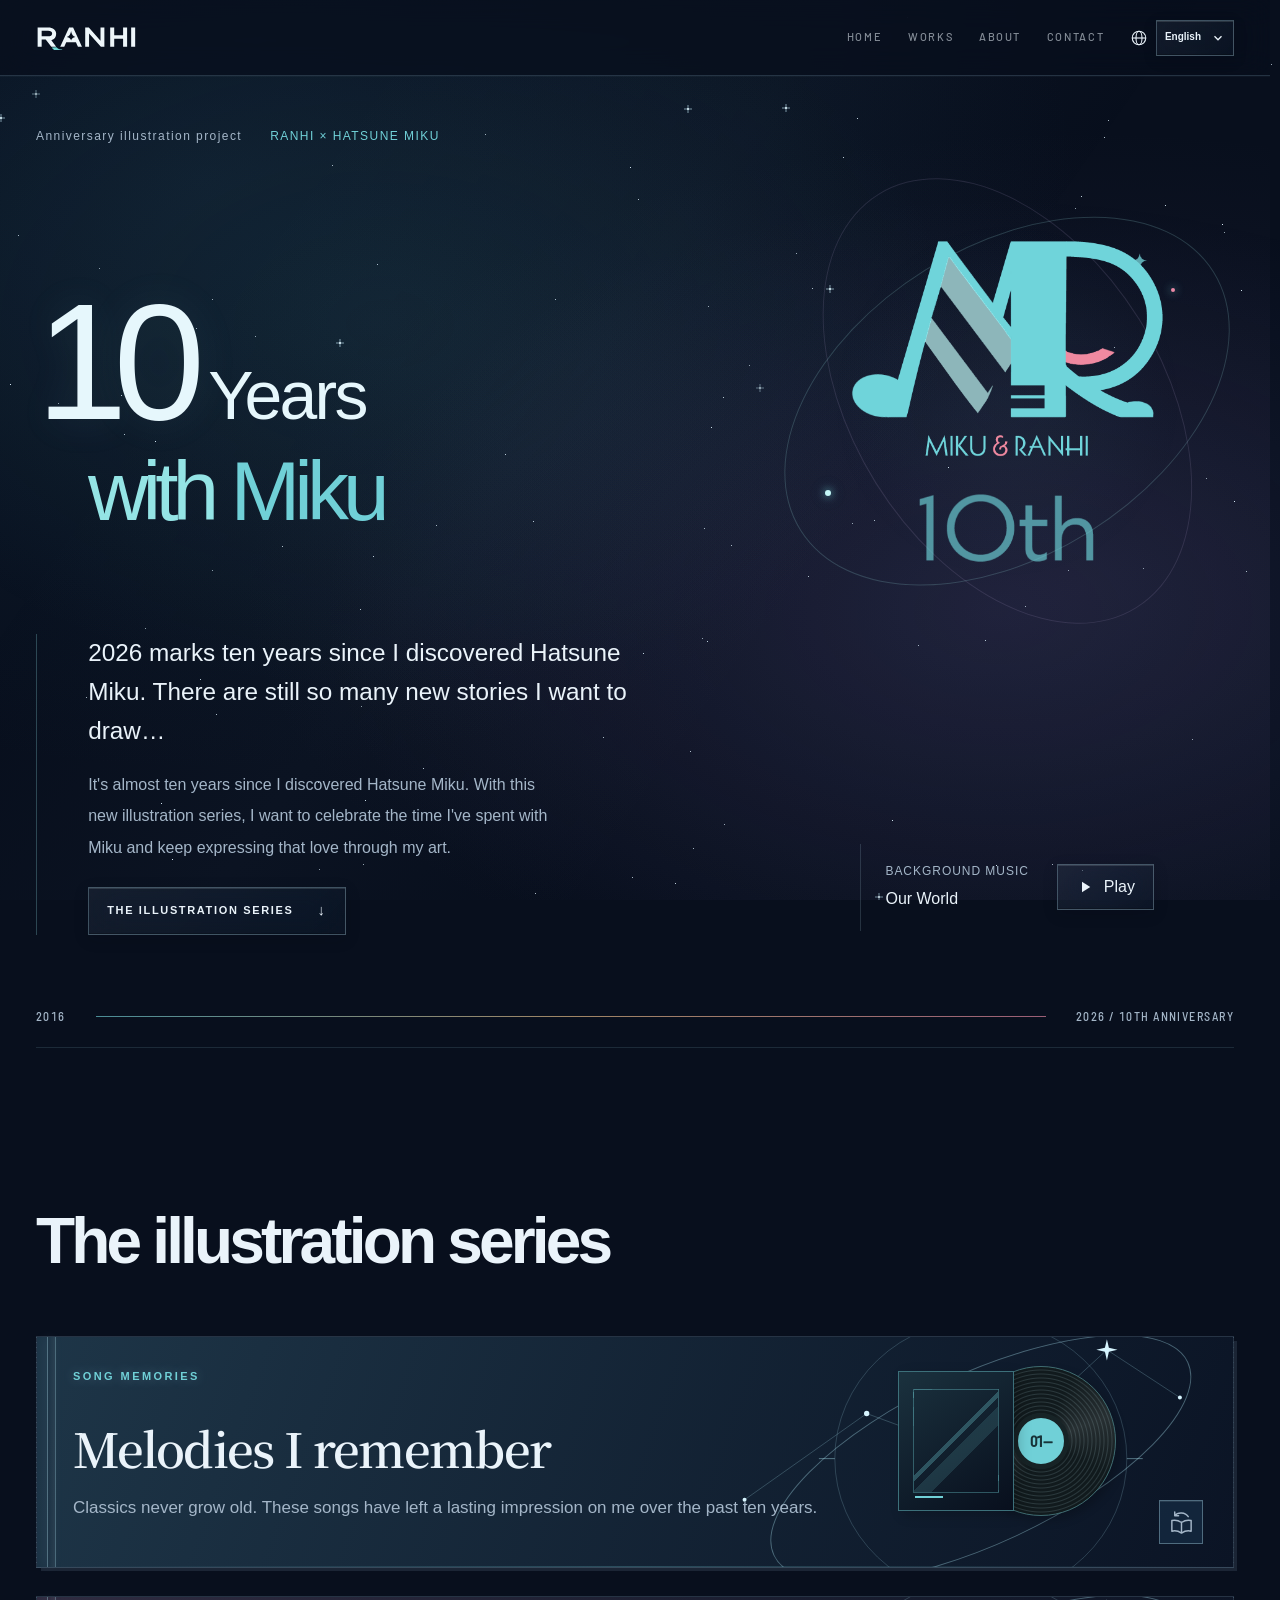
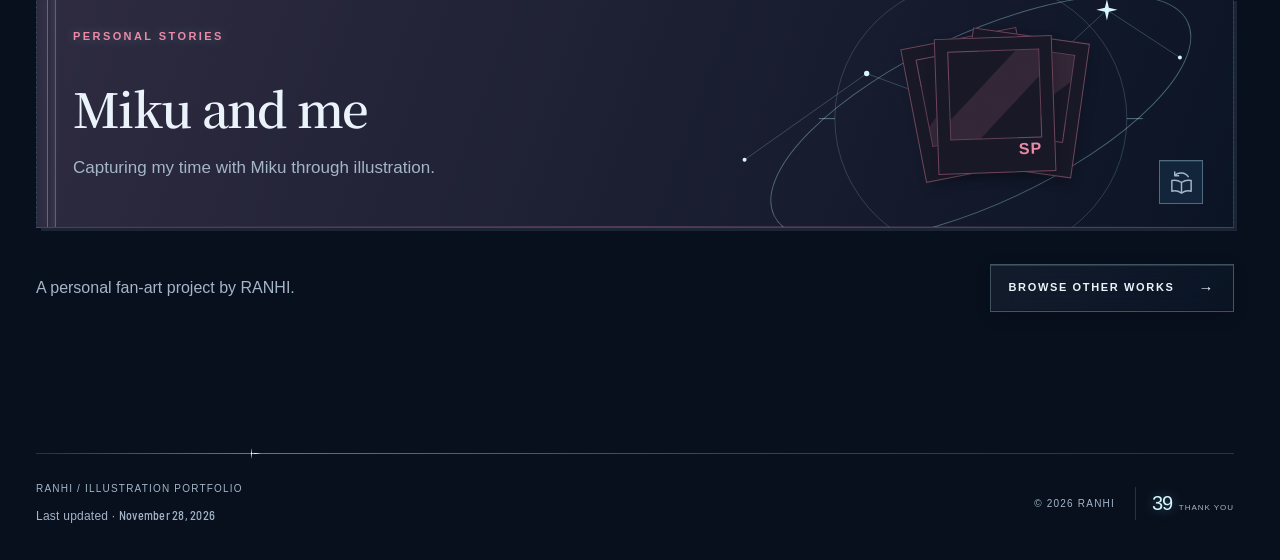
<file: 10-years-with-miku.html>
<!doctype html>
<html lang="en">
  <head>
    <meta charset="utf-8" />
    <meta name="viewport" content="width=device-width,initial-scale=1" />
    <title>Page moved — RANHI</title>
    <link rel="canonical" href="https://ranhi.net/10-years-with-miku/" />
    <script src="legacy-redirect.js" data-target="10-years-with-miku/"></script>
  </head>
  <body>
    <p>This page has moved. <a href="10-years-with-miku/">Continue to RANHI</a></p>
  </body>
</html>
</file>
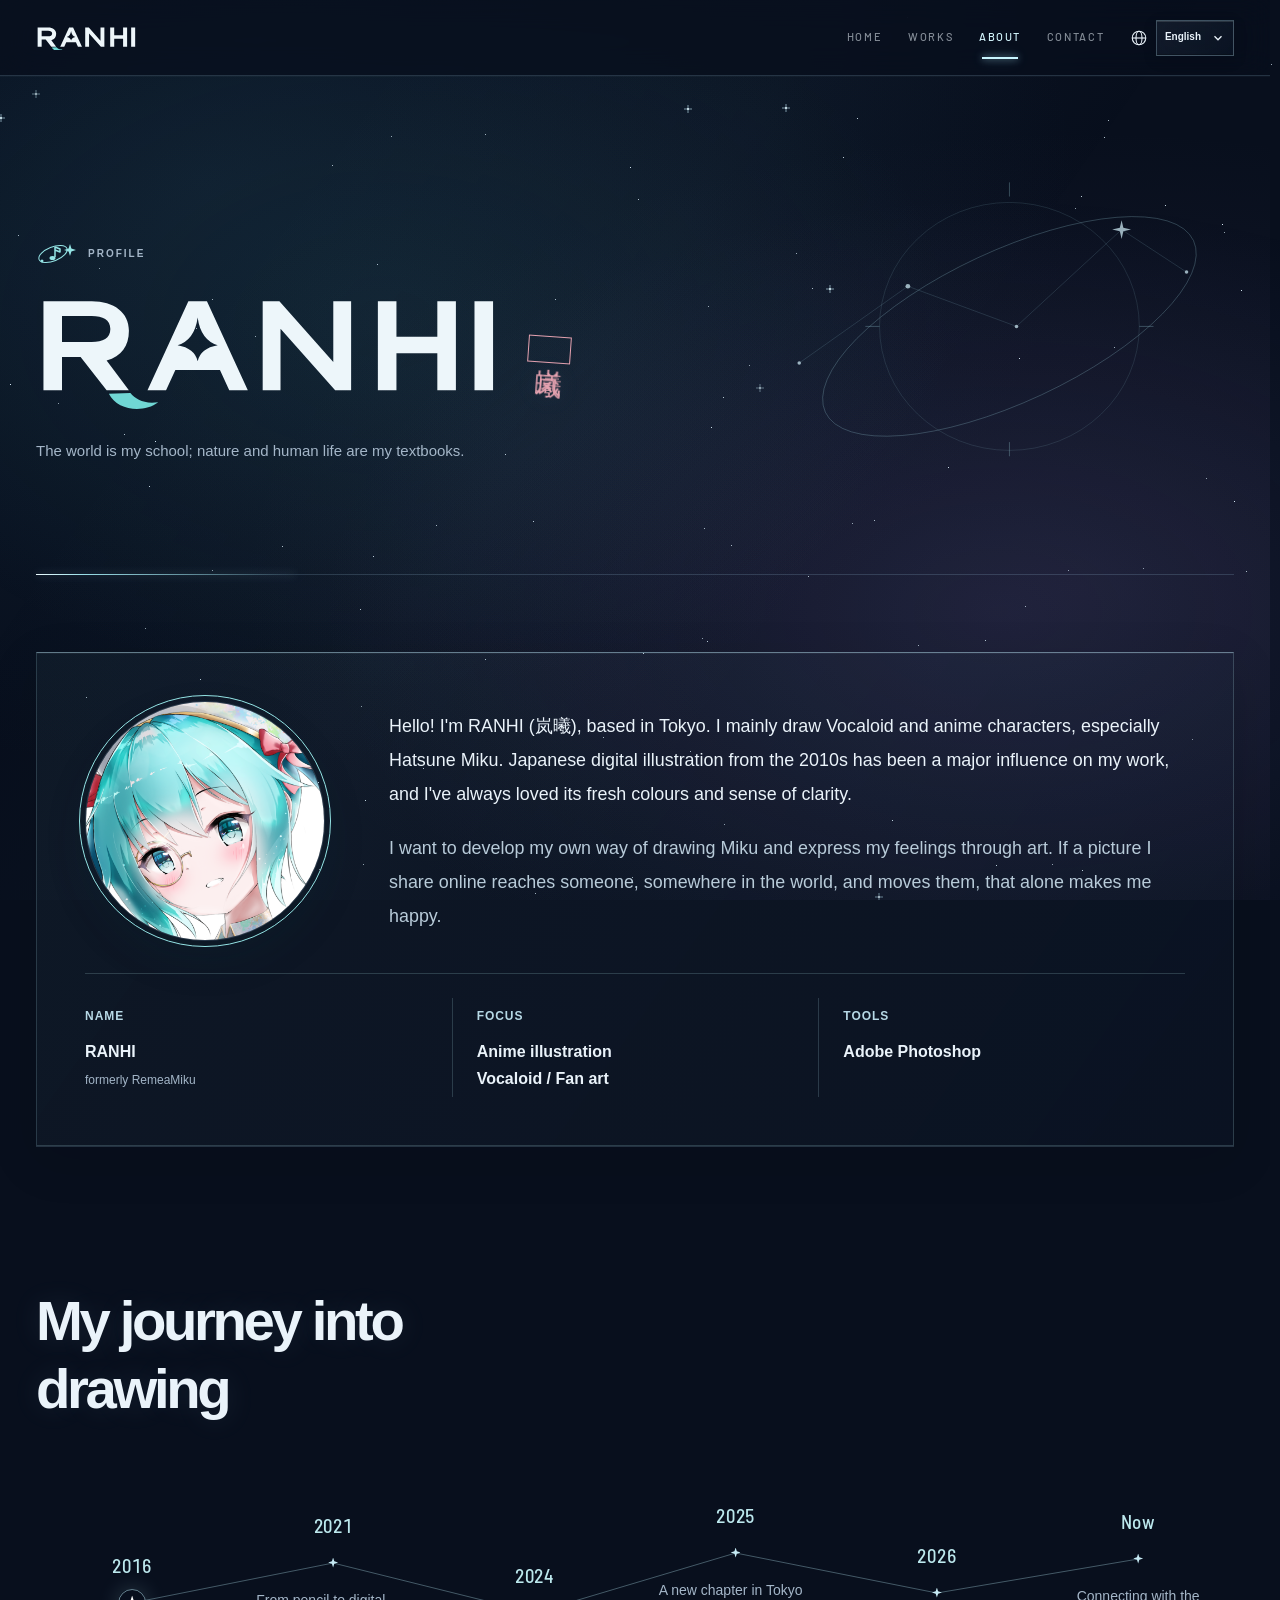
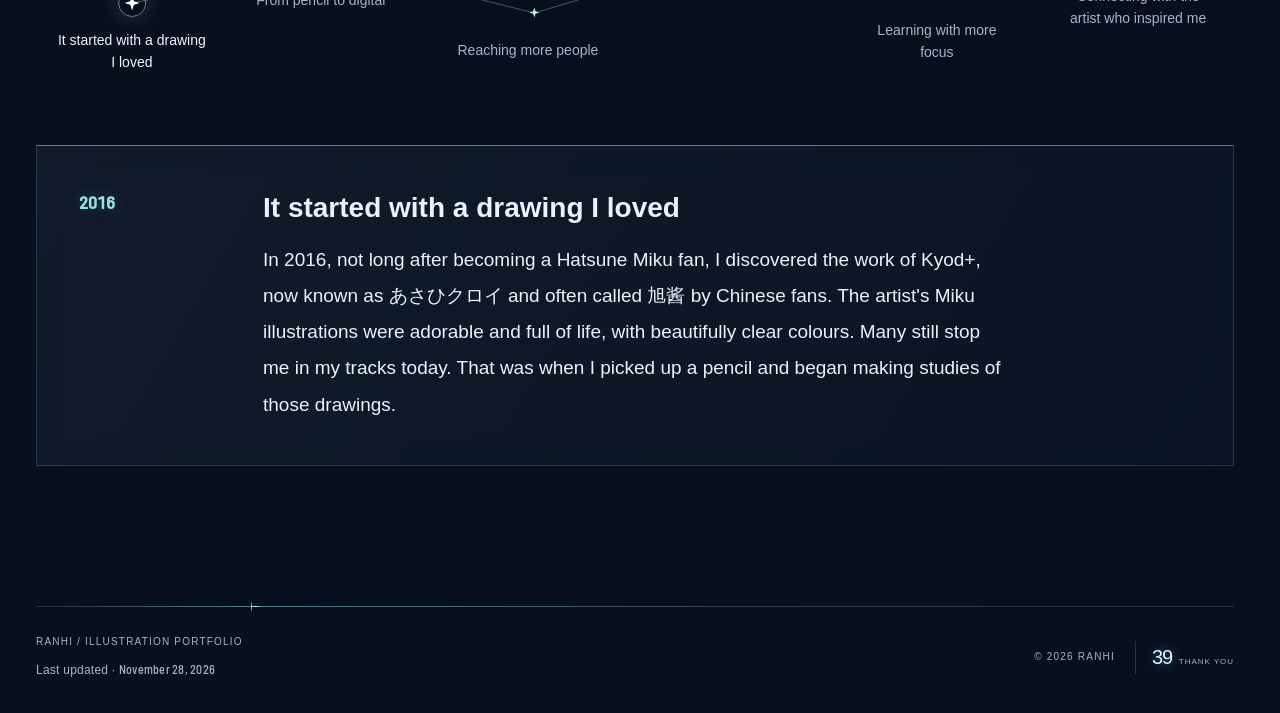
<file: about.html>
<!doctype html>
<html lang="en">
  <head>
    <meta charset="utf-8" />
    <meta name="viewport" content="width=device-width,initial-scale=1" />
    <title>Page moved — RANHI</title>
    <link rel="canonical" href="https://ranhi.net/about/" />
    <script src="legacy-redirect.js" data-target="about/"></script>
  </head>
  <body>
    <p>This page has moved. <a href="about/">Continue to RANHI</a></p>
  </body>
</html>
</file>
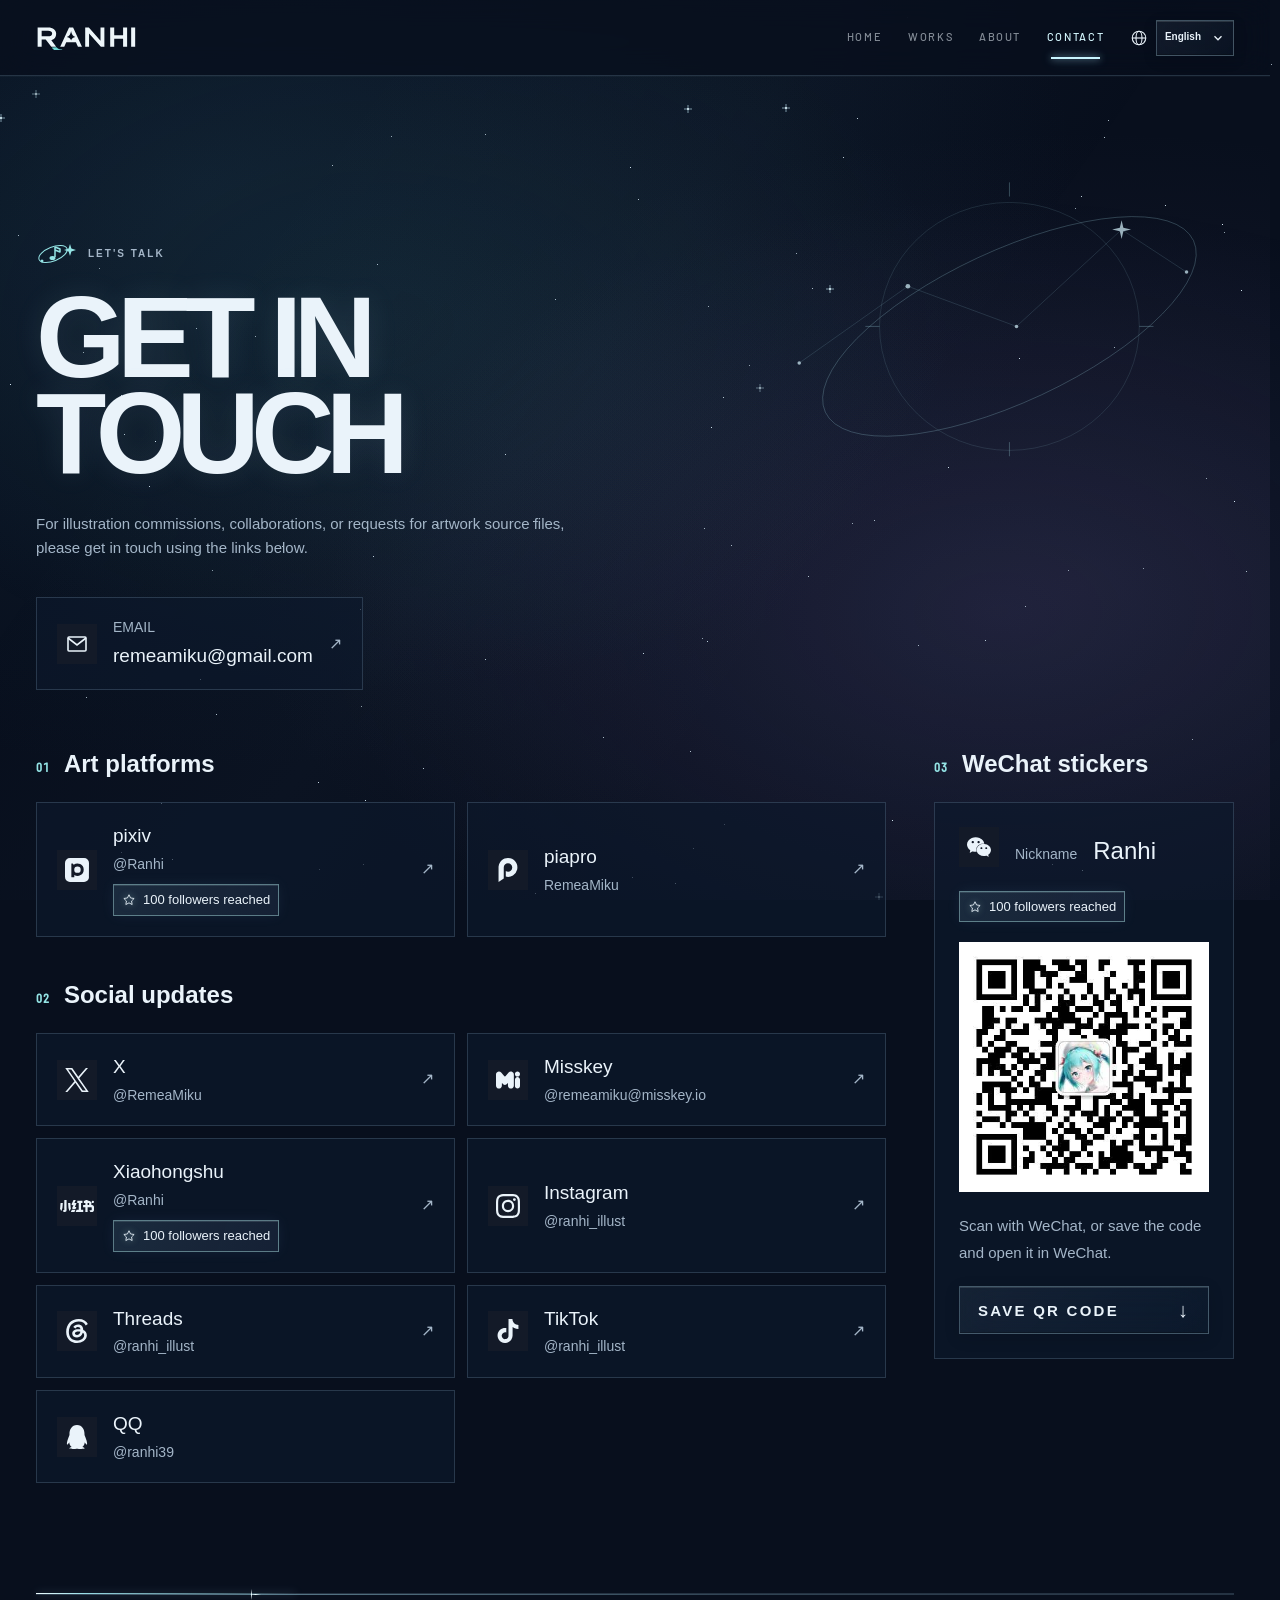
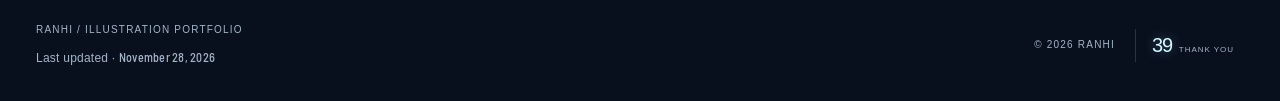
<file: contact.html>
<!doctype html>
<html lang="en">
  <head>
    <meta charset="utf-8" />
    <meta name="viewport" content="width=device-width,initial-scale=1" />
    <title>Page moved — RANHI</title>
    <link rel="canonical" href="https://ranhi.net/contact/" />
    <script src="legacy-redirect.js" data-target="contact/"></script>
  </head>
  <body>
    <p>This page has moved. <a href="contact/">Continue to RANHI</a></p>
  </body>
</html>
</file>
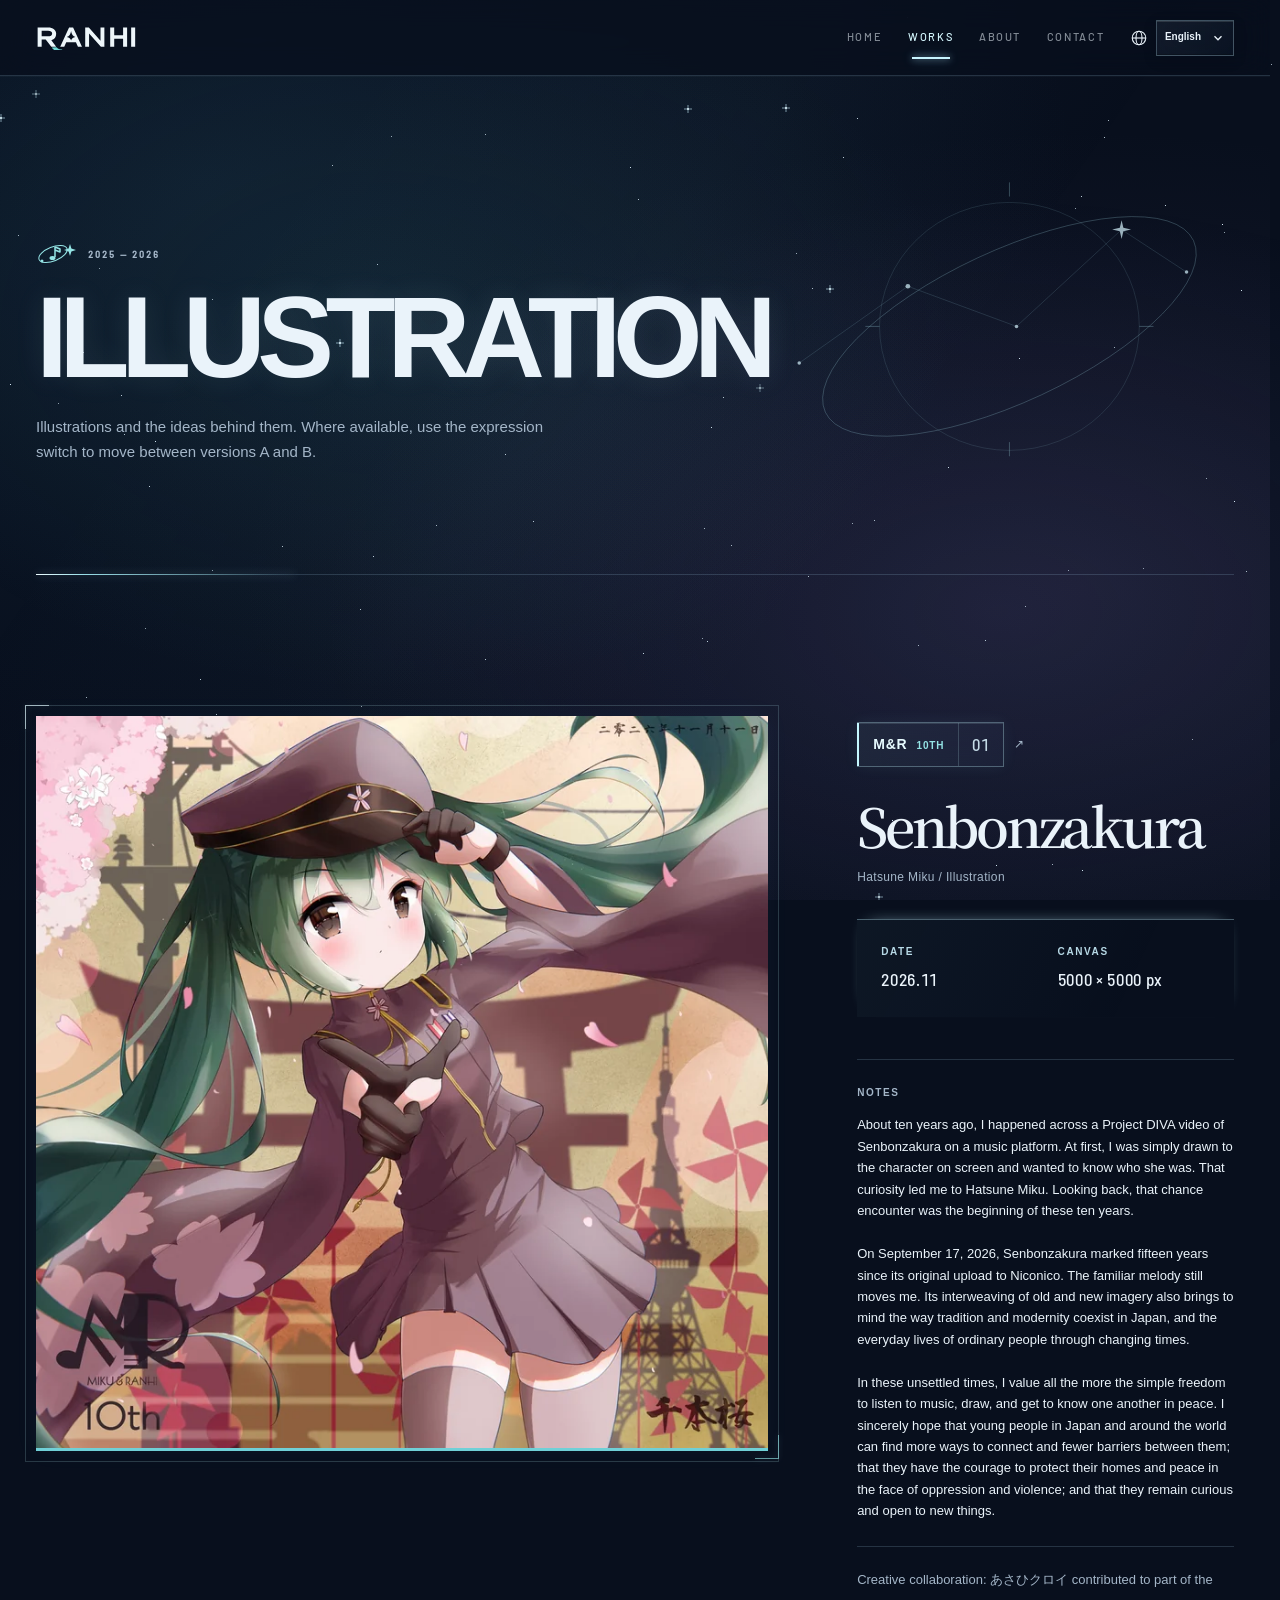
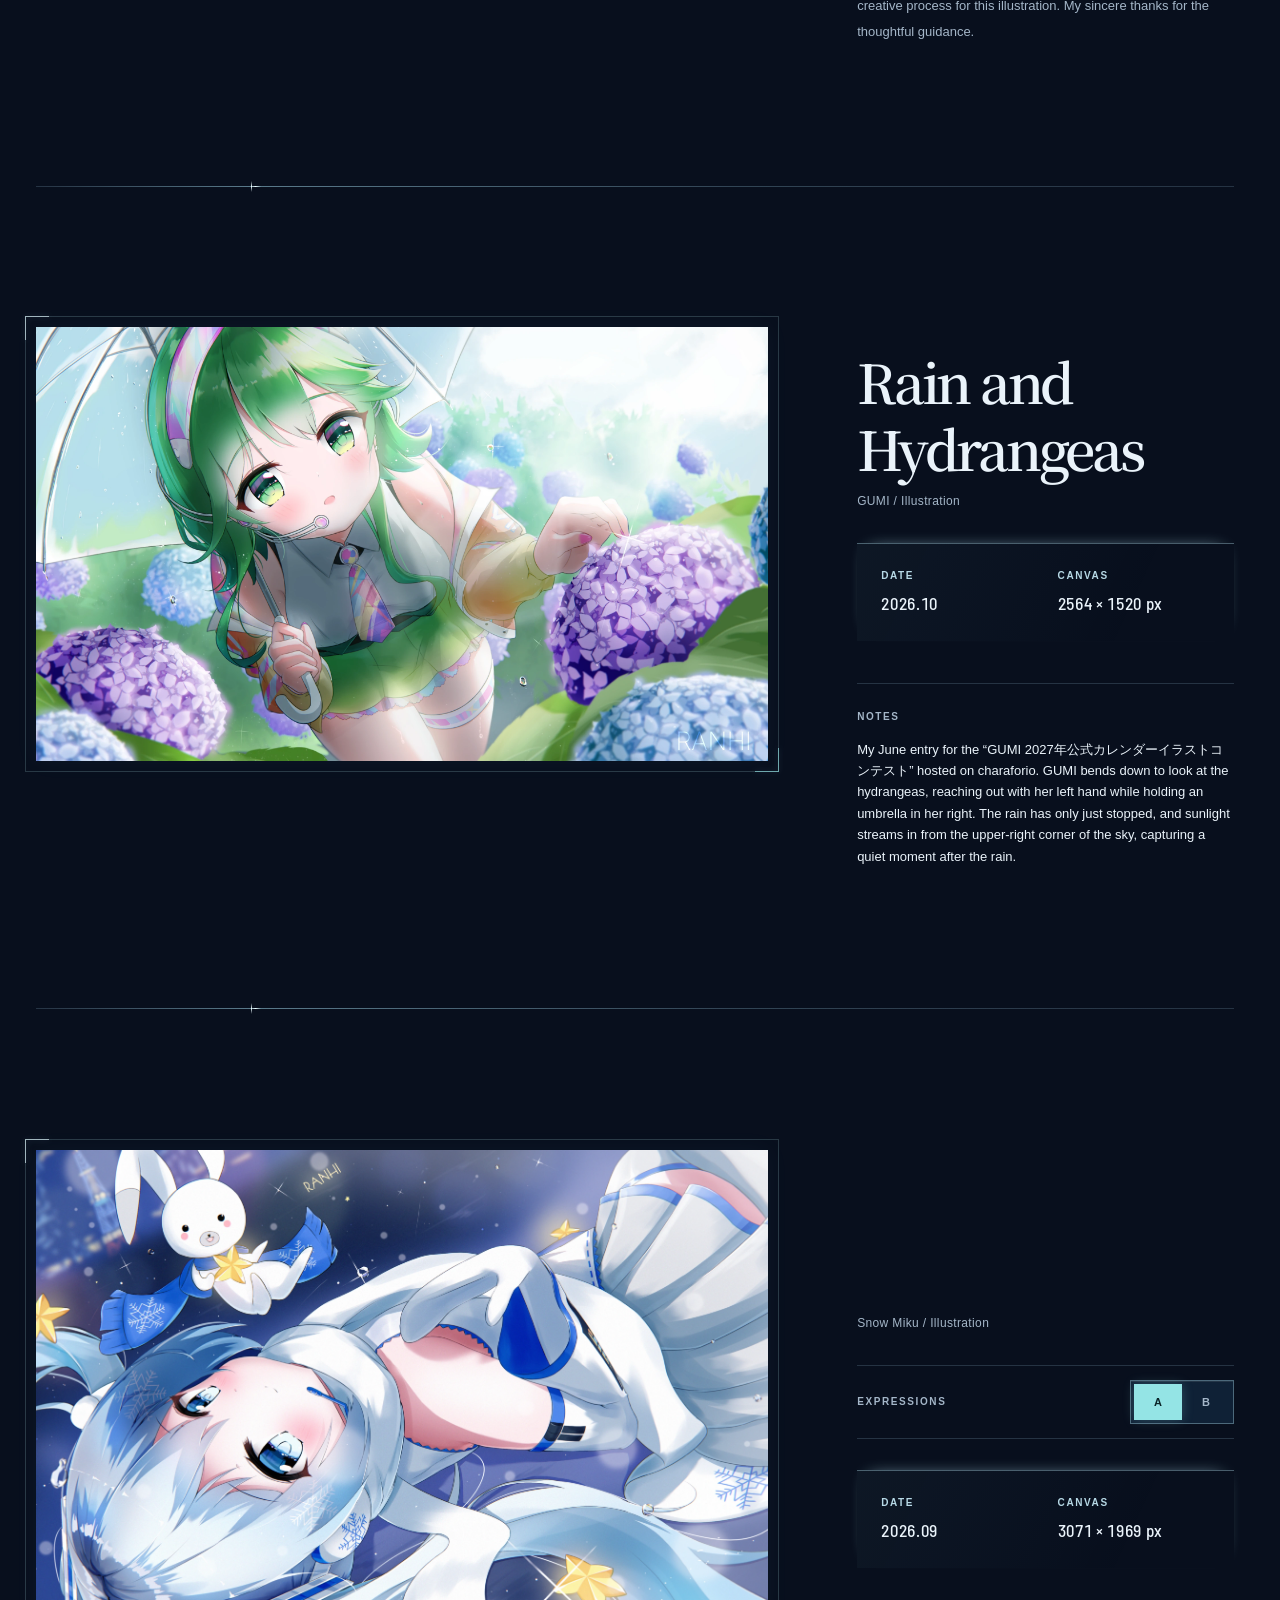
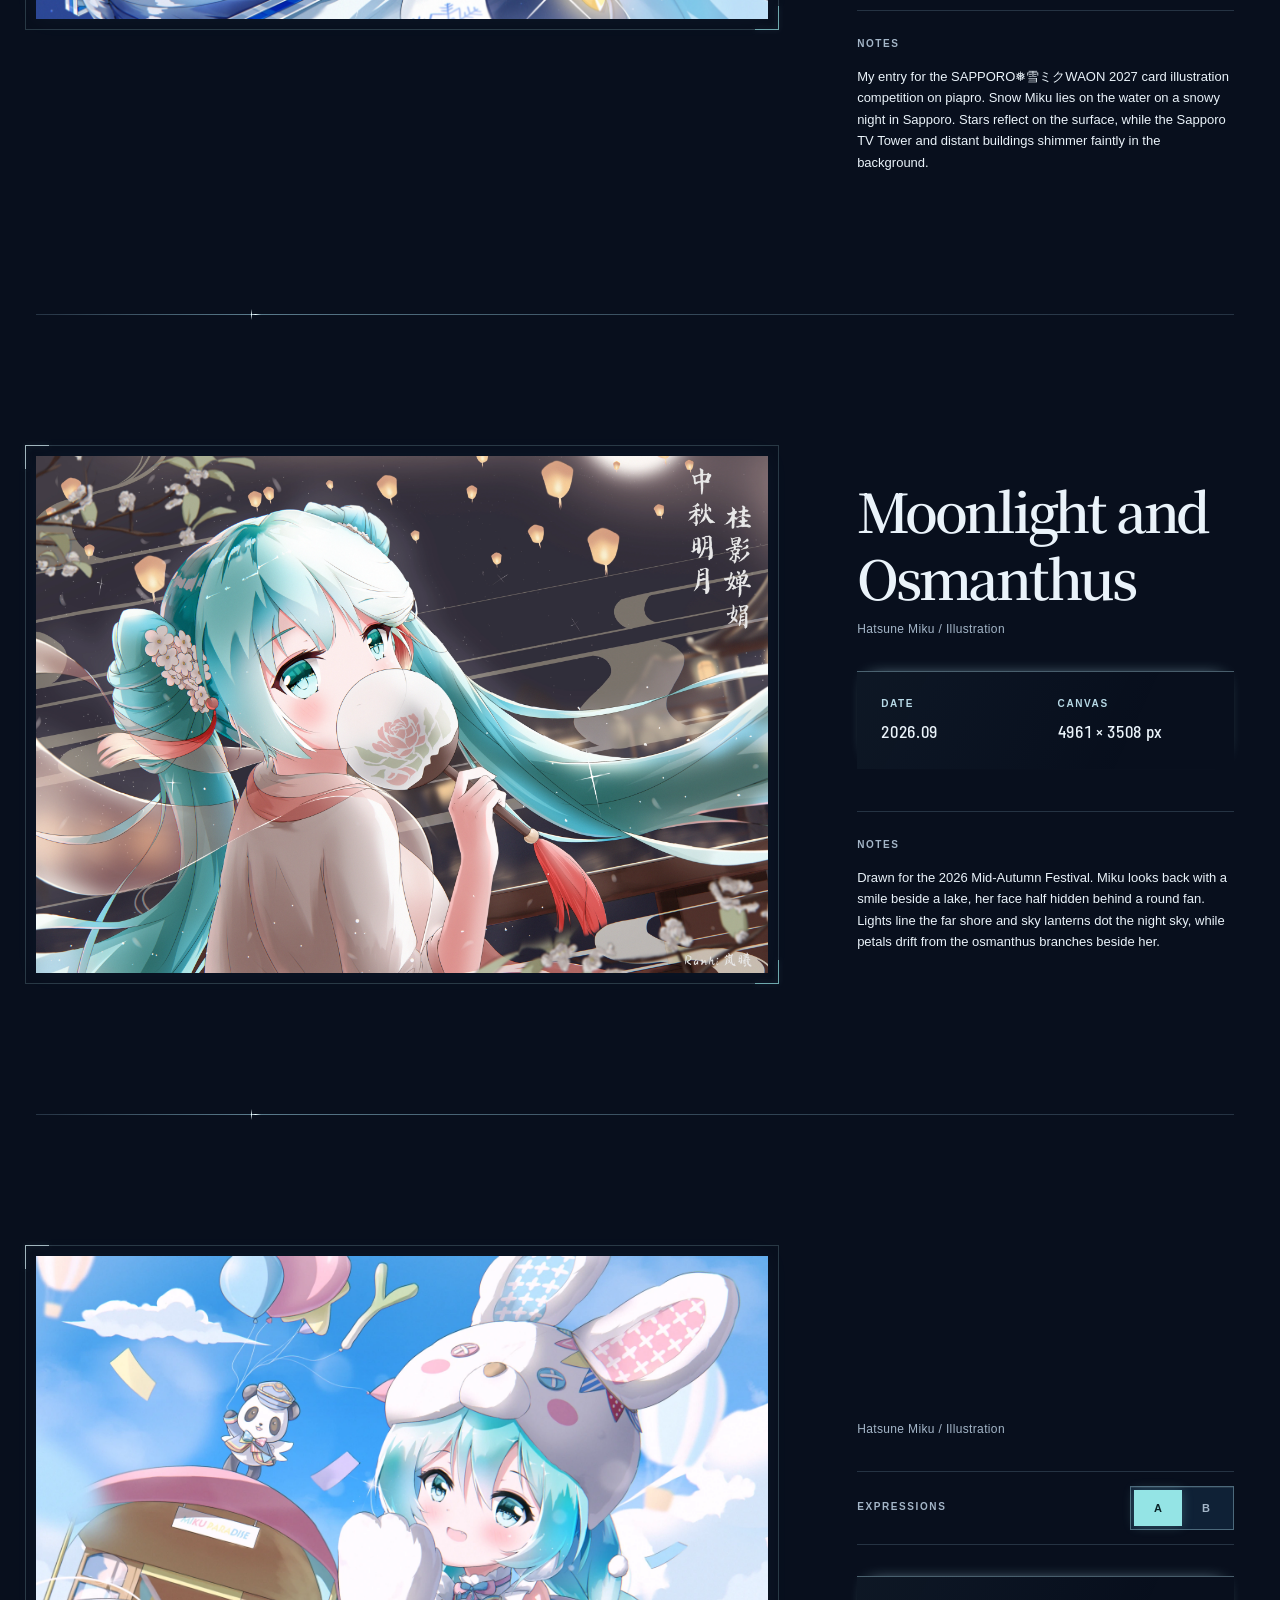
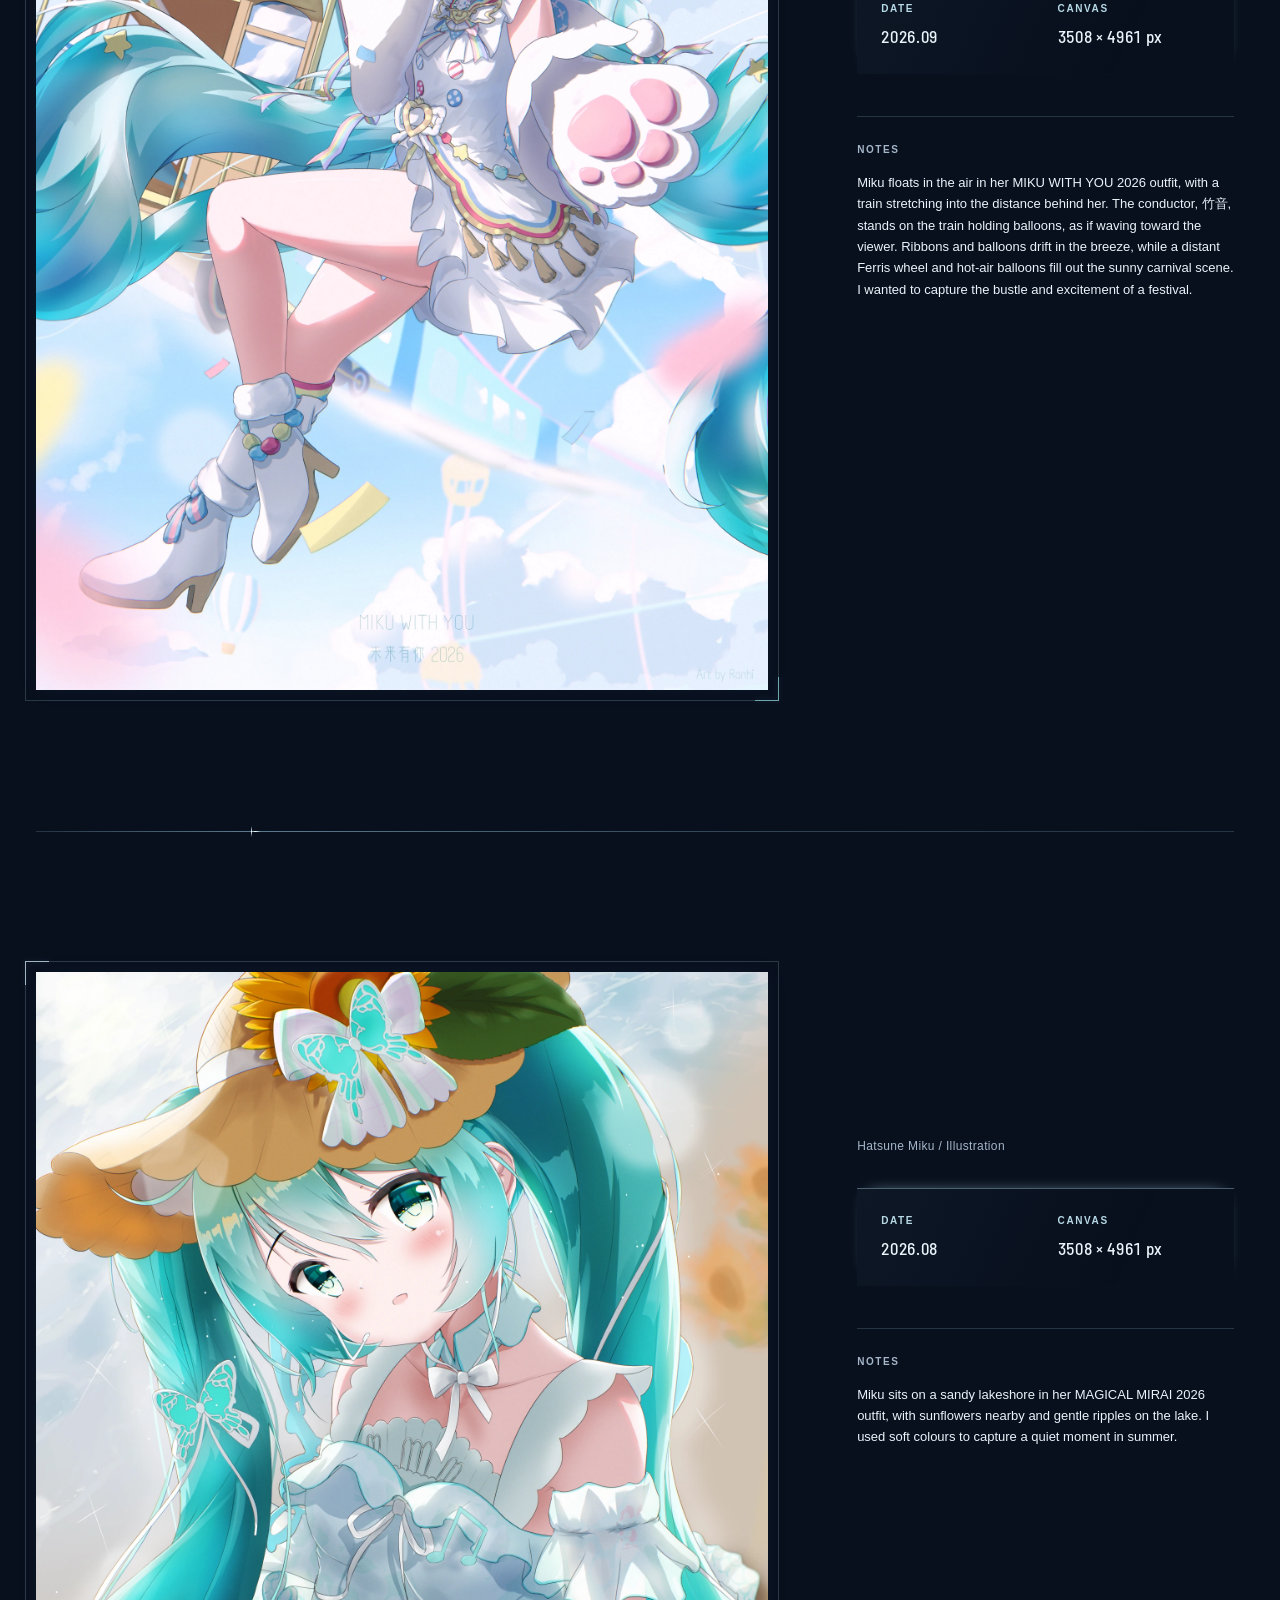
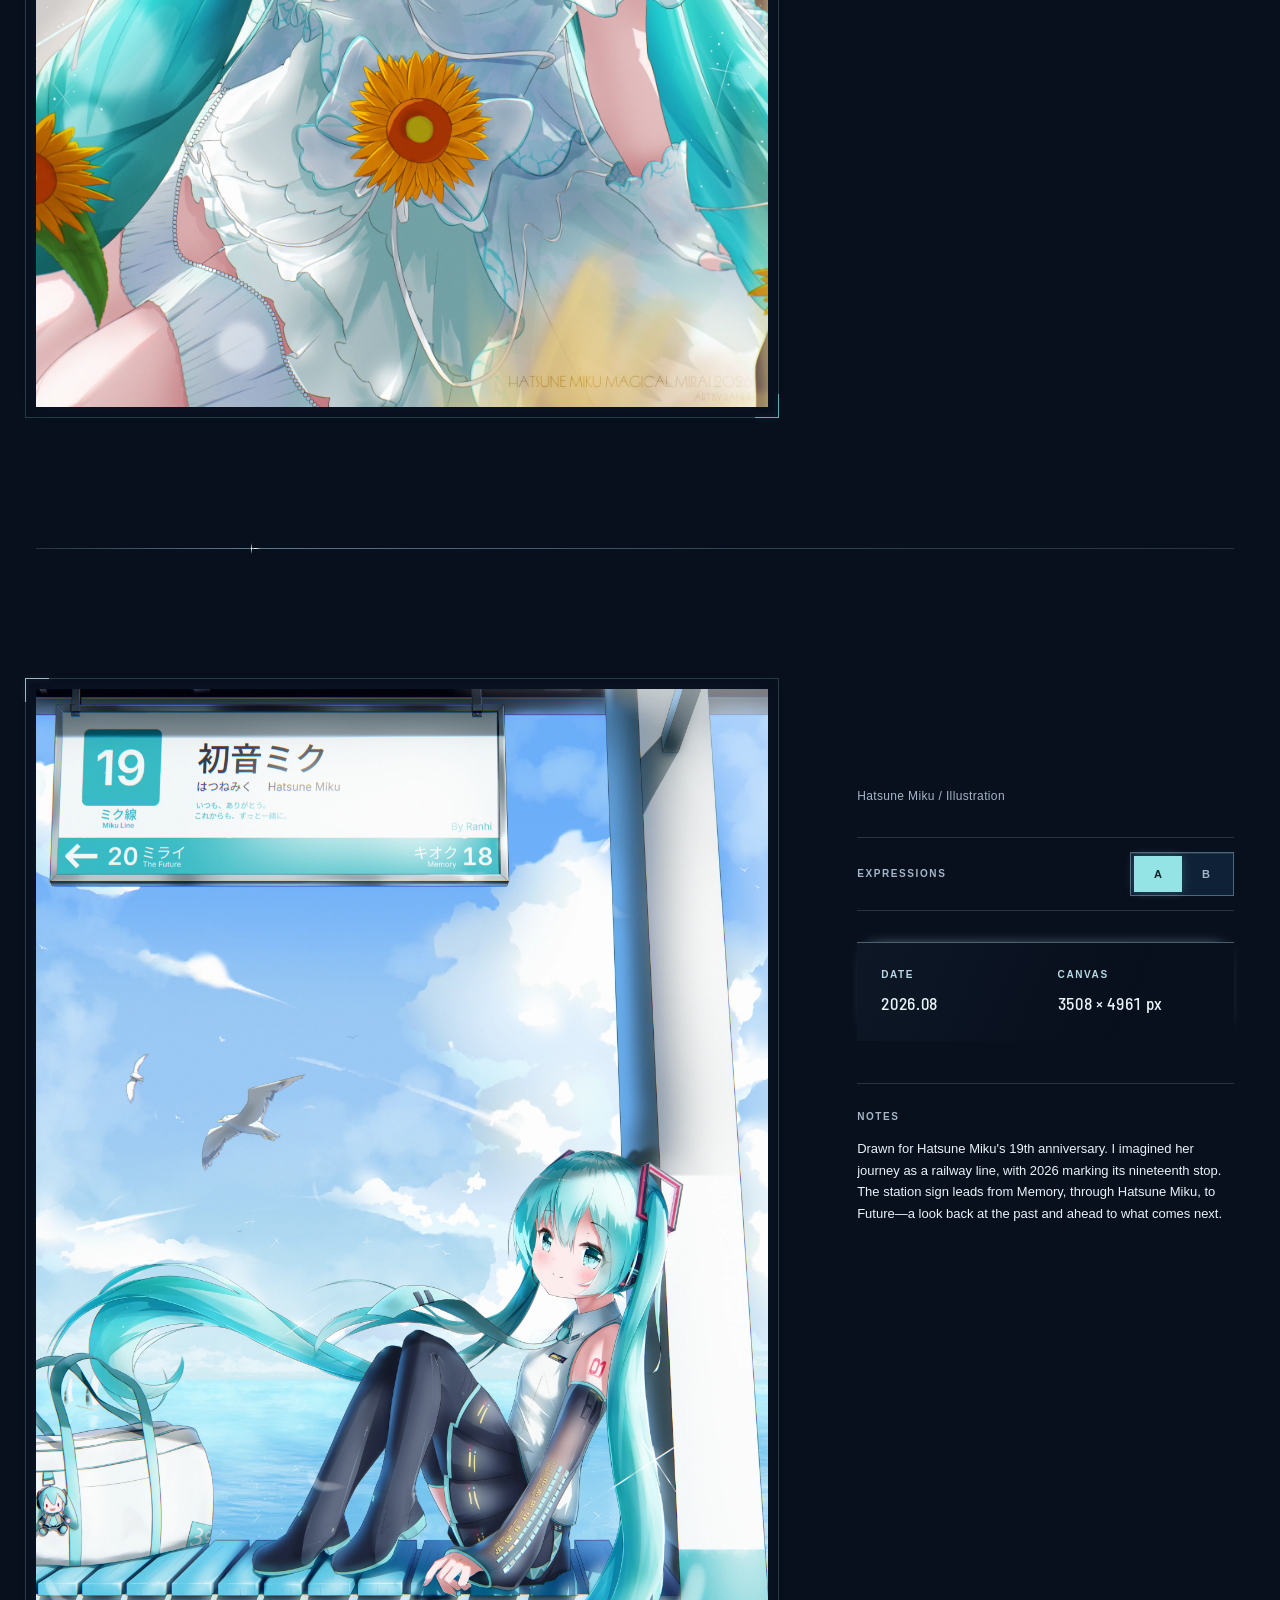
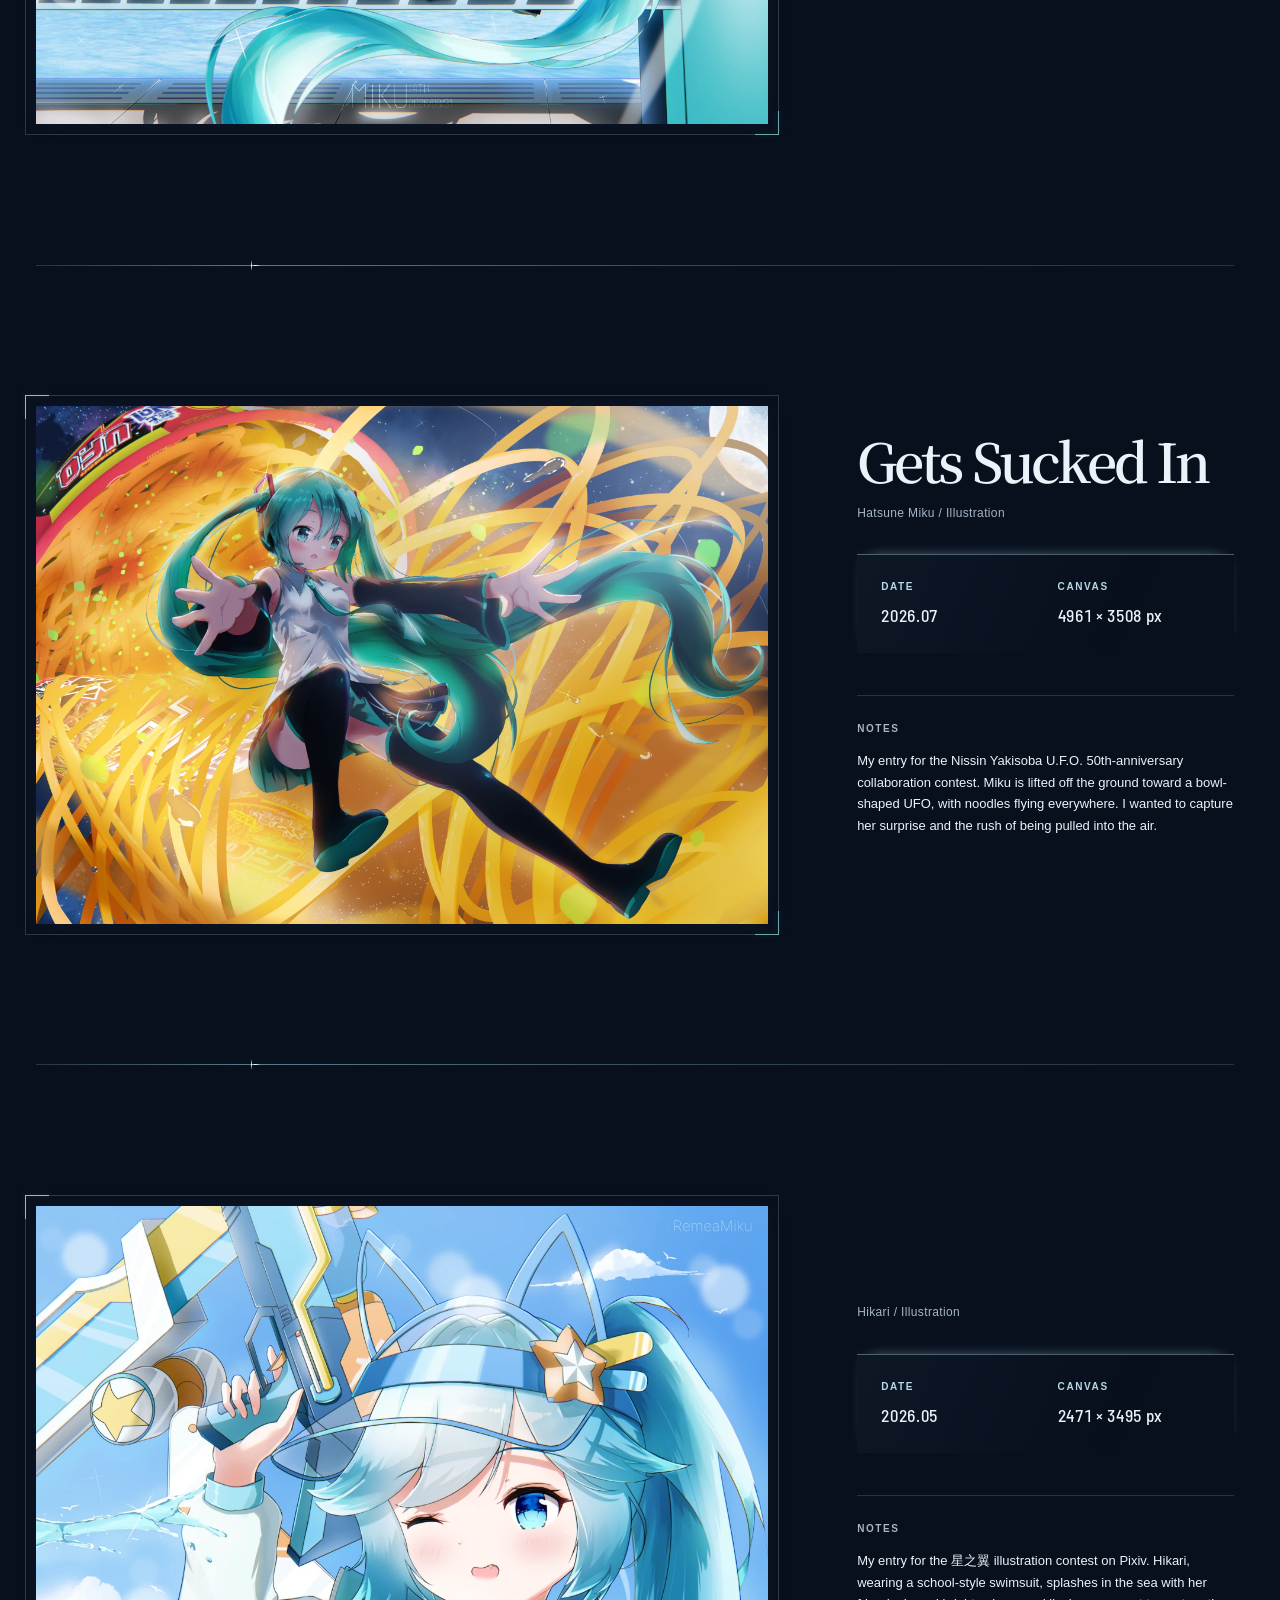
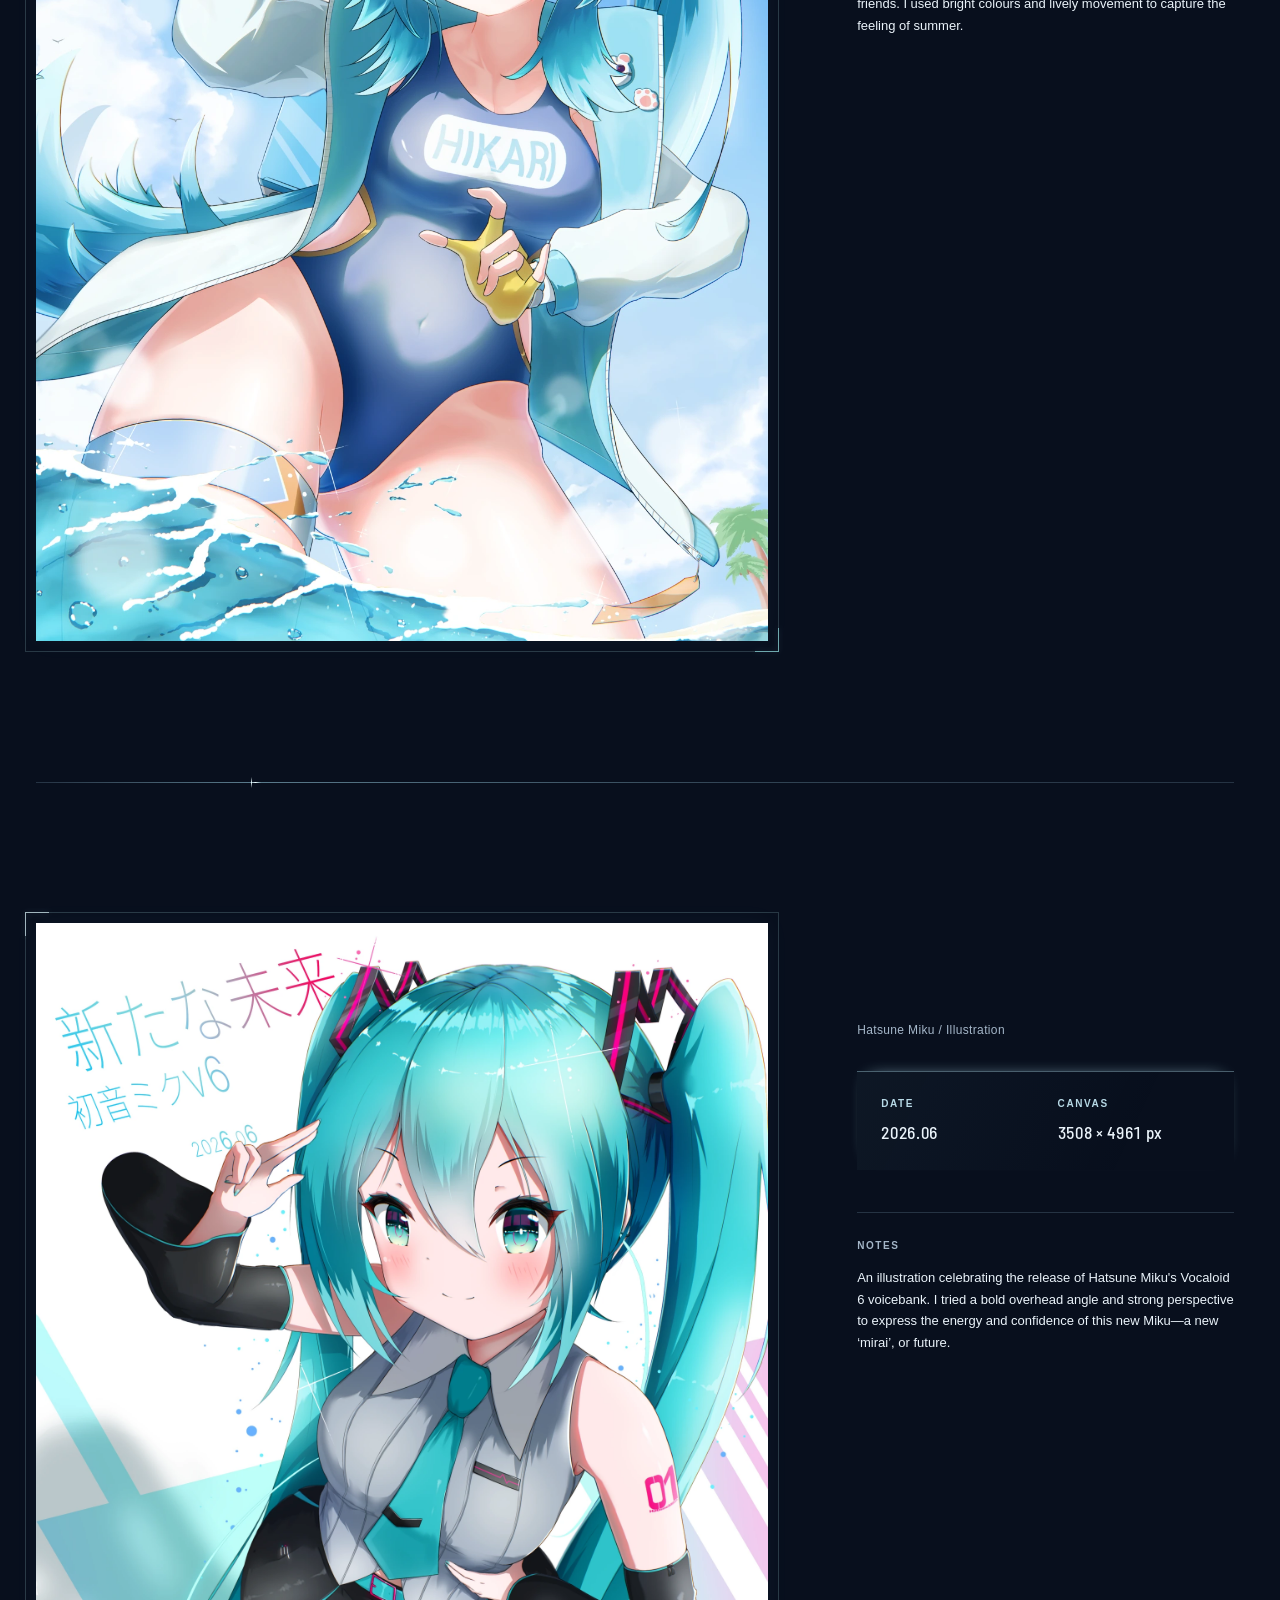
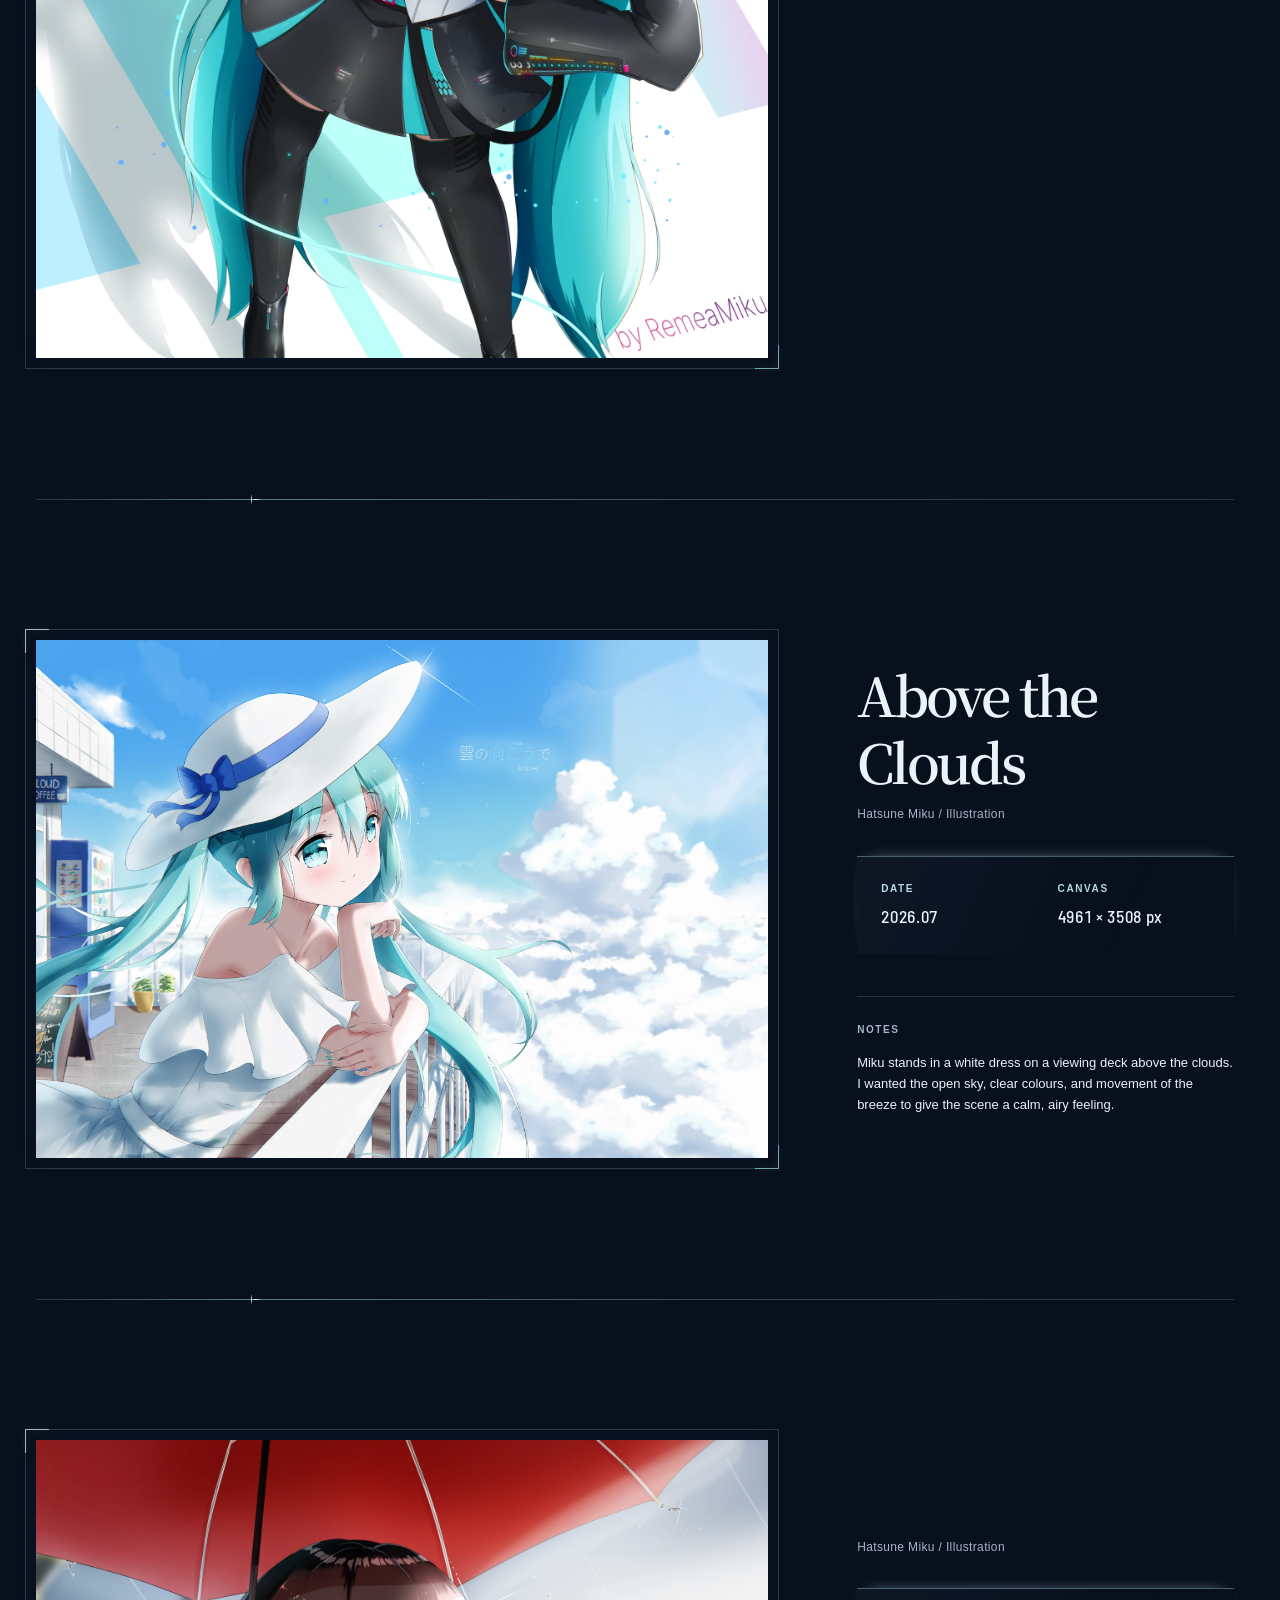
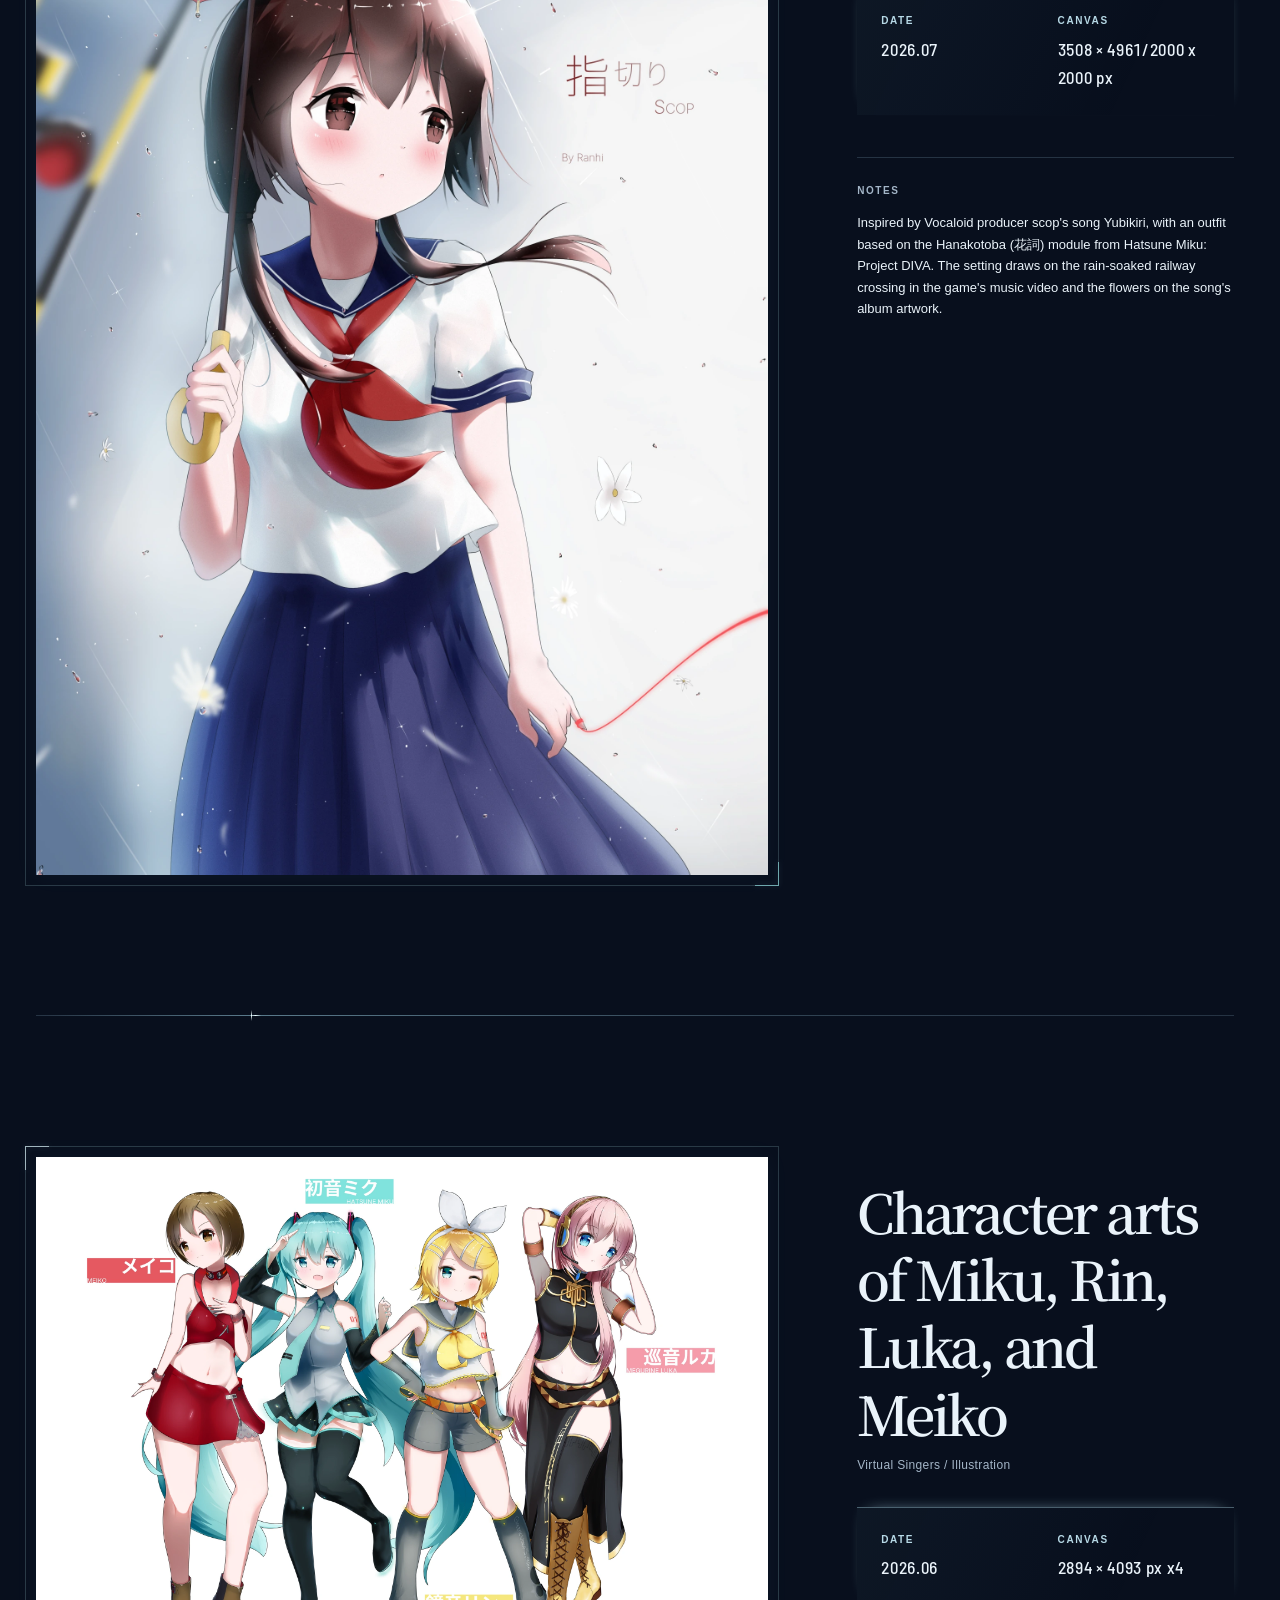
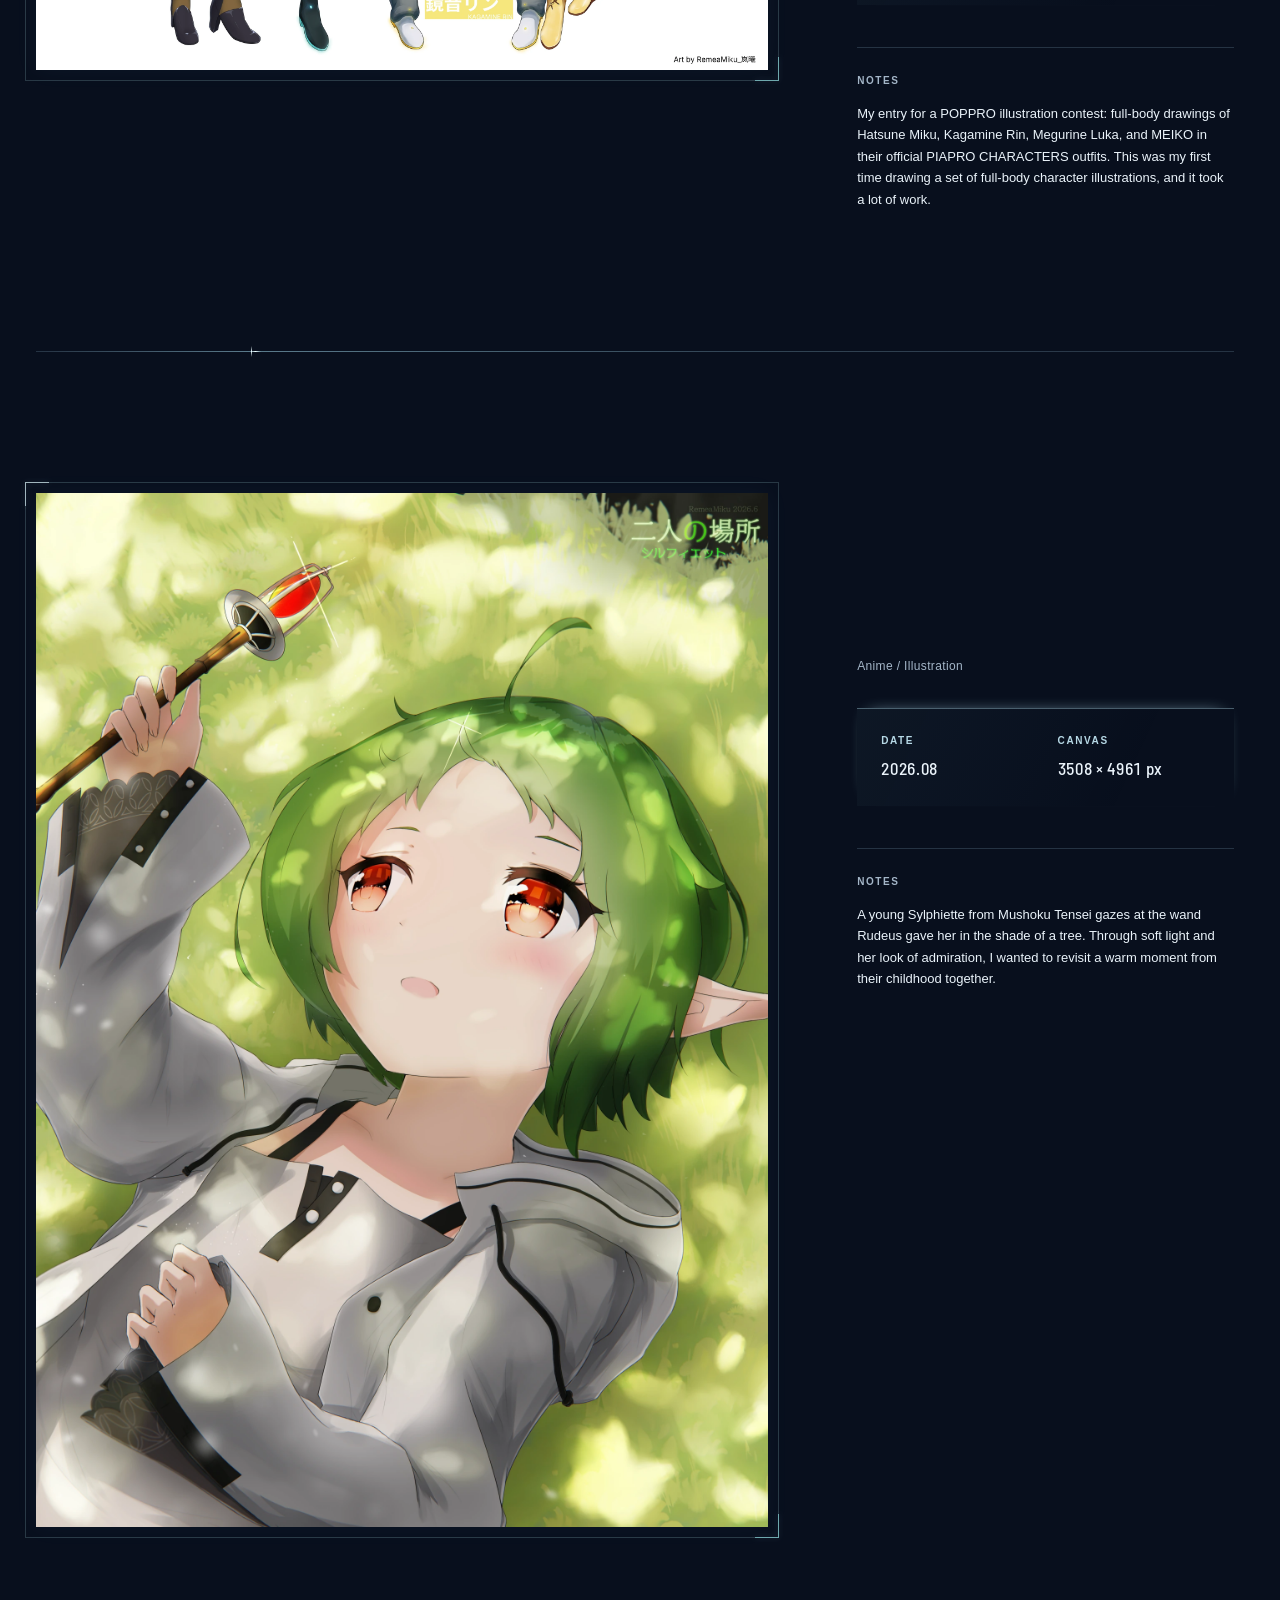
<file: works.html>
<!doctype html>
<html lang="en">
  <head>
    <meta charset="utf-8" />
    <meta name="viewport" content="width=device-width,initial-scale=1" />
    <title>Page moved — RANHI</title>
    <link rel="canonical" href="https://ranhi.net/works/" />
    <script src="legacy-redirect.js" data-target="works/"></script>
  </head>
  <body>
    <p>This page has moved. <a href="works/">Continue to RANHI</a></p>
  </body>
</html>
</file>
<file: style.css>
:root {
  --ink: #182126;
  --paper: #f4f5f2;
  --line: rgba(24, 33, 38, 0.18);
  --muted: #637076;
  --aqua: #67d7d2;
}
* {
  box-sizing: border-box;
}
html {
  scroll-behavior: smooth;
}
body {
  margin: 0;
  background: var(--paper);
  color: var(--ink);
  font-family: Inter, "Noto Sans JP", "Helvetica Neue", Arial, sans-serif;
  line-height: 1.65;
  overflow-x: hidden;
}
a {
  color: inherit;
  text-decoration: none;
}
img {
  display: block;
  max-width: 100%;
}
button {
  font: inherit;
}
.container {
  width: min(1220px, calc(100% - 72px));
  margin: auto;
}
.site-header {
  height: 76px;
  border-bottom: 1px solid var(--line);
  background: rgba(244, 245, 242, 0.9);
  backdrop-filter: blur(15px);
  position: sticky;
  top: 0;
  z-index: 10;
}
.site-header--overlay {
  position: absolute;
  width: 100%;
  background: linear-gradient(#06151c80, transparent);
  border: 0;
  backdrop-filter: none;
  color: #fff;
}
.nav {
  height: 100%;
  display: flex;
  align-items: center;
  justify-content: space-between;
}
.brand {
  display: inline-flex;
  align-items: center;
  justify-self: start;
  width: 100px;
  min-height: 44px;
}
.brand-wordmark { display: block; width: 100%; height: auto; }
.brand-glint {
  --wordmark-ink: #75f9ed;
  opacity: 0;
  pointer-events: none;
}
.brand:focus-visible { outline: 2px solid var(--accent); outline-offset: 3px; }
.brand:focus-visible, .brand:hover { --wordmark-ink: #c7f4ee; }
@media (prefers-reduced-motion: no-preference) {
  .brand:focus-visible .brand-glint { animation: brand-trace 760ms ease-in-out; }
  @media (hover: hover) {
    .brand:hover .brand-glint { animation: brand-trace 760ms ease-in-out; }
  }
}
@keyframes brand-trace {
  from { opacity: 1; clip-path: polygon(-40% 0, -10% 0, -20% 100%, -50% 100%); }
  to { opacity: 1; clip-path: polygon(115% 0, 145% 0, 135% 100%, 105% 100%); }
}
.profile-name {
  display: flex;
  align-items: center;
  gap: clamp(14px, 2.4vw, 34px);
  width: fit-content;
  max-width: 100%;
}
.profile-wordmark { display: block; width: clamp(180px, 36vw, 490px); max-width: 78vw; height: auto; }
.profile-seal {
  display: inline-block;
  writing-mode: vertical-rl;
  padding: .38em .21em;
  border: 1px solid currentColor;
  color: #e5a2b0;
  font: 500 clamp(16px, 2.1vw, 27px)/1.1 "Songti SC", SimSun, serif;
  letter-spacing: .09em;
  transform: rotate(4deg);
}
.navlinks {
  display: flex;
  align-items: center;
  gap: 30px;
  font-size: 11px;
  font-weight: 600;
  letter-spacing: 0.15em;
}
.navlinks a {
  opacity: 0.55;
  transition: opacity 0.2s;
}
.navlinks a:hover,
.navlinks a[aria-current="page"] {
  opacity: 1;
}
.hero {
  min-height: 100svh;
  position: relative;
  isolation: isolate;
  display: grid;
  align-items: end;
  padding: 132px 0 66px;
  color: #fff;
  overflow: hidden;
}
.hero-background {
  position: absolute;
  inset: -22px;
  z-index: -2;
}
.hero-background img {
  width: 100%;
  height: 100%;
  object-fit: cover;
}
/* The cover can paint while localized text is still waiting for its dictionary. */
html[data-i18n-state="loading"] .hero-background,
html[data-i18n-state="loading"] .hero-shade {
  visibility: visible;
}
.hero-shade {
  position: absolute;
  inset: 0;
  background:
    linear-gradient(115deg, rgba(5, 20, 28, 0.52), rgba(5, 20, 28, 0.04) 65%),
    linear-gradient(0deg, rgba(5, 20, 28, 0.36), transparent 55%);
  z-index: -1;
}
.hero-layout {
  display: flex;
  justify-content: flex-start;
}
.glass-panel {
  width: min(560px, 100%);
  padding: clamp(32px, 5vw, 70px);
  border: 1px solid rgba(255, 255, 255, 0.4);
  background: linear-gradient(
    135deg,
    rgba(255, 255, 255, 0.22),
    rgba(255, 255, 255, 0.06)
  );
  box-shadow:
    0 20px 70px rgba(0, 0, 0, 0.24),
    inset 0 1px rgba(255, 255, 255, 0.28);
  backdrop-filter: blur(18px);
  border-radius: 3px;
}
.eyebrow {
  margin: 0;
  color: var(--muted);
  font-size: 10px;
  font-weight: 600;
  letter-spacing: 0.2em;
}
.eyebrow--light {
  color: rgba(255, 255, 255, 0.83);
}
.glass-panel h1,
.page-intro h1 {
  font-size: clamp(64px, 10vw, 148px);
  line-height: 0.82;
  letter-spacing: -0.075em;
  margin: 30px 0 23px;
}
.cover-wordmark {
  display: block;
  width: min(100%, clamp(190px, 25vw, 330px));
  height: auto;
}
.hero-subtitle {
  font-size: clamp(17px, 2.1vw, 25px);
  line-height: 1.1;
  letter-spacing: 0.09em;
  margin: 0;
}
.hero-footer {
  margin-top: 64px;
  padding-top: 15px;
  border-top: 1px solid rgba(255, 255, 255, 0.42);
  display: flex;
  align-items: center;
  justify-content: space-between;
  font-size: 10px;
  letter-spacing: 0.17em;
}
.hero-footer a {
  font-weight: 700;
}
.hero-footer span {
  font-size: 1.2em;
}
.section {
  padding: clamp(84px, 11vw, 165px) 0;
}
.section-head {
  display: flex;
  justify-content: space-between;
  align-items: flex-end;
  gap: 32px;
  margin-bottom: 56px;
}
.section h2 {
  font-size: clamp(43px, 6vw, 78px);
  line-height: 0.93;
  letter-spacing: -0.06em;
  margin: 15px 0 0;
}
.text-link {
  display: inline-flex;
  gap: 15px;
  border-bottom: 1px solid currentColor;
  padding-bottom: 7px;
  font-size: 11px;
  font-weight: 700;
  letter-spacing: 0.15em;
  white-space: nowrap;
}
.text-link span {
  font-size: 1.35em;
  line-height: 0.7;
}
.work-grid {
  display: grid;
  grid-template-columns: repeat(2, minmax(0, 1fr));
  gap: 76px 30px;
}
.thumb {
  background: #e4e9e7;
  overflow: hidden;
}
.thumb img {
  width: 100%;
  height: auto;
  transition:
    transform 0.55s cubic-bezier(0.2, 0.7, 0.2, 1),
    filter 0.4s;
}
.work-card:hover img {
  transform: scale(1.018);
  filter: saturate(1.08);
}
.card-meta {
  display: flex;
  justify-content: space-between;
  margin-top: 14px;
  color: var(--muted);
  font-size: 10px;
  letter-spacing: 0.15em;
}
.work-card h3 {
  font-size: clamp(17px, 2vw, 23px);
  letter-spacing: -0.03em;
  line-height: 1.15;
  margin: 10px 0 5px;
}
.work-card p,
.type {
  margin: 0;
  color: var(--muted);
  font-size: 12px;
  letter-spacing: 0.03em;
}
/* Anniversary editions share a label across the home cards and works archive. */
.anniversary-work-badge {
  display: inline-flex; align-items: center; gap: 14px;
  max-width: 100%; padding: 9px 12px;
  border-left: 3px solid #70d0d7;
  background: linear-gradient(105deg, rgb(112 208 215 / .12), rgb(235 138 166 / .08));
  color: var(--ink); font-size: 10px; letter-spacing: .1em; line-height: 1.6;
}
.anniversary-work-badge b { color: var(--muted); font-size: 13px; letter-spacing: .03em; }
.work-card--anniversary .anniversary-work-badge { margin-top: 14px; }
.anniversary-work-label {
  display: flex; align-items: center; flex-wrap: wrap; gap: 12px;
  width: fit-content; max-width: 100%; margin: 16px 0 28px;
  font-size: 12px; line-height: 1.6; color: var(--muted);
  transition: color .25s;
}
.anniversary-work-label:hover { color: var(--ink); }
.anniversary-work-label:focus-visible { outline: 2px solid #70d0d7; outline-offset: 5px; }
.detail--anniversary .detail-image { border-bottom: 3px solid #70d0d7; }
.artist-intro {
  border-top: 1px solid var(--line);
  border-bottom: 1px solid var(--line);
}
.about-grid,
.about-page-grid {
  display: grid;
  grid-template-columns: repeat(2, minmax(0, 1fr));
  gap: clamp(45px, 10vw, 170px);
}
.intro-copy,
.bio {
  font-size: clamp(17px, 2vw, 23px);
  line-height: 1.75;
  margin: 0 0 36px;
}
.contact-callout h2 {
  font-size: clamp(54px, 9.5vw, 145px);
  letter-spacing: -0.08em;
  line-height: 0.82;
  margin: 22px 0 52px;
}
.text-link--large {
  font-size: 13px;
}
.footer {
  border-top: 1px solid var(--line);
  padding: 27px 0 33px;
  display: flex;
  justify-content: space-between;
  color: var(--muted);
  font-size: 10px;
  letter-spacing: 0.12em;
}
.page-intro {
  padding: clamp(92px, 13vw, 170px) 0 clamp(68px, 9vw, 110px);
  border-bottom: 1px solid var(--line);
}
.page-intro h1 {
  margin: 24px 0 30px;
}
.works-intro h1 {
  font-size: clamp(57px, 9vw, 132px);
}
.page-lead {
  max-width: 550px;
  margin: 0;
  color: var(--muted);
  font-size: 15px;
}
.about-page-grid {
  padding: clamp(75px, 10vw, 140px) 0;
}
.facts {
  display: grid;
  grid-template-columns: repeat(2, minmax(0, 1fr));
  gap: 26px;
}
.facts--stack {
  display: grid;
  grid-template-columns: 1fr;
  gap: 24px;
}
.fact {
  border-top: 1px solid var(--line);
  padding-top: 11px;
}
.fact span,
.detail dt,
.notes > span,
.variant > span {
  color: var(--muted);
  font-size: 10px;
  font-weight: 600;
  letter-spacing: 0.16em;
}
.fact strong {
  display: block;
  font-size: 15px;
  line-height: 1.55;
  margin-top: 7px;
}
.fact small {
  color: var(--muted);
  font-size: 11px;
  font-weight: 500;
}
.detail {
  display: grid;
  grid-template-columns: minmax(0, 1.32fr) minmax(290px, 0.68fr);
  align-items: start;
  gap: clamp(42px, 7vw, 104px);
  padding: clamp(75px, 11vw, 145px) 0;
  border-bottom: 1px solid var(--line);
  scroll-margin-top: 76px;
}
.detail-image {
  background: #e4e9e7;
}
.detail-image img {
  width: 100%;
  height: auto;
  opacity: 1;
  transition: opacity 0.11s ease;
}
.detail-image img.is-changing {
  opacity: 0.12;
}
.detail-info {
  padding-top: 6px;
}
.detail-info h2 {
  font-size: clamp(34px, 4.2vw, 58px);
  line-height: 0.98;
  letter-spacing: -0.06em;
  margin: 14px 0 10px;
}
.detail-info .type {
  margin-bottom: 31px;
}
.detail dl {
  display: grid;
  grid-template-columns: repeat(2, minmax(0, 1fr));
  gap: 24px 18px;
  border-top: 1px solid var(--line);
  padding-top: 18px;
  margin: 31px 0 0;
}
.detail dl div {
  min-width: 0;
}
.detail dd {
  font-size: 13px;
  margin: 5px 0 0;
}
.notes {
  border-top: 1px solid var(--line);
  padding-top: 18px;
  margin-top: 42px;
}
.notes p {
  font-size: 13px;
  color: #3d4b50;
  margin: 10px 0 0;
}
.notes--paragraphs p { white-space: pre-line; }
.variant {
  display: flex;
  align-items: center;
  justify-content: space-between;
  padding: 14px 0;
  border-top: 1px solid var(--line);
  border-bottom: 1px solid var(--line);
}
.variant > div {
  display: flex;
  gap: 5px;
}
.variant button {
  cursor: pointer;
  width: 34px;
  height: 31px;
  border: 1px solid var(--line);
  color: var(--ink);
  background: transparent;
  font-size: 11px;
  font-weight: 700;
}
.variant button[aria-pressed="true"] {
  background: var(--ink);
  color: var(--paper);
  border-color: var(--ink);
}
.contact-page {
  min-height: calc(100svh - 76px - 72px);
}
.contact-page h1 {
  font-size: clamp(56px, 9vw, 132px);
  line-height: 0.83;
}
.contact-list {
  margin-top: 65px;
  max-width: 700px;
}
.contact-list a {
  border-top: 1px solid var(--line);
  padding: 18px 0;
  display: flex;
  justify-content: space-between;
  font-size: clamp(17px, 2vw, 25px);
  letter-spacing: -0.03em;
}
.contact-list a:last-child {
  border-bottom: 1px solid var(--line);
}
@media (max-width: 760px) {
  .container {
    width: min(100% - 34px, 1220px);
  }
  .site-header {
    height: 64px;
  }
  .navlinks {
    gap: 13px;
    font-size: 9px;
    letter-spacing: 0.11em;
  }
  .brand {
    width: min(84px, 100%);
  }
  .hero {
    padding: 100px 0 32px;
    min-height: 760px;
  }
  .hero-background {
    inset: -15px;
  }
  .glass-panel {
    padding: 31px 25px;
  }
  .glass-panel h1 {
    margin-top: 26px;
  }
  .hero-footer {
    margin-top: 48px;
  }
  .section-head {
    display: block;
    margin-bottom: 42px;
  }
  .section-head .text-link {
    margin-top: 28px;
  }
  .work-grid {
    grid-template-columns: 1fr;
    gap: 52px;
  }
  .about-grid,
  .about-page-grid,
  .detail {
    grid-template-columns: 1fr;
    gap: 40px;
  }
  .facts {
    grid-template-columns: 1fr 1fr;
  }
  .detail {
    padding: 74px 0;
  }
  .detail-info {
    padding: 0;
  }
  .footer {
    display: block;
    line-height: 2;
  }
  .footer span {
    display: block;
  }
  .page-intro {
    padding: 90px 0 65px;
  }
  .contact-page {
    min-height: calc(100svh - 64px - 72px);
  }
  .contact-list {
    margin-top: 42px;
  }
  .detail dl {
    gap: 18px;
  }
  .notes {
    margin-top: 32px;
  }
}

/* Artwork attribution uses a quiet divider and a single line of text. */
.series-credit { margin: 24px 0 0; padding-top: 20px; border-top: 1px solid var(--line); color: var(--muted); font-size: 13px; line-height: 2; }
</file>
<file: theme.css>
html {
  scrollbar-gutter: stable;
  scrollbar-width: thin;
  scrollbar-color: color-mix(in srgb, var(--accent) 62%, var(--paper))
    var(--paper);
}
html::-webkit-scrollbar {
  width: 10px;
}
html::-webkit-scrollbar-track {
  background: var(--paper);
}
html::-webkit-scrollbar-thumb {
  background: color-mix(in srgb, var(--accent) 62%, var(--paper));
  border: 3px solid var(--paper);
  border-radius: 0;
}
html::-webkit-scrollbar-thumb:hover {
  background: color-mix(in srgb, var(--accent) 86%, var(--paper));
}
html::-webkit-scrollbar-corner {
  background: var(--paper);
}

:root {
  color-scheme: dark;
  --ink: #edf5f3;
  --paper: #101719;
  --line: rgba(229, 244, 241, 0.18);
  --muted: #a1b1b0;
  --surface: rgba(16, 23, 25, 0.88);
  --image-surface: #1b292b;
}
body {
  background:
    radial-gradient(
      68rem 46rem at -12% 24%,
      rgba(102, 217, 210, 0.12),
      transparent 62%
    ),
    radial-gradient(
      58rem 44rem at 112% 63%,
      rgba(218, 166, 220, 0.1),
      transparent 61%
    ),
    var(--paper);
}
.site-header {
  background: var(--surface);
}
.thumb,
.detail-image {
  background: var(--image-surface);
}
.artist-intro {
  background: linear-gradient(
    100deg,
    rgba(255, 255, 255, 0.05),
    rgba(79, 165, 160, 0.1),
    rgba(255, 255, 255, 0.04)
  );
}
.notes p {
  color: var(--ink);
}

.artist-portrait {
  width: min(190px, 45vw);
  aspect-ratio: 1;
  border-radius: 50%;
  object-fit: cover;
  border: 1px solid var(--line);
  box-shadow: 0 18px 42px rgba(16, 47, 52, 0.15);
}
.artist-copy {
  display: flex;
  align-items: flex-start;
  gap: clamp(24px, 4vw, 55px);
}
@media (max-width: 760px) {

  .artist-copy {
    display: block;
  }
  .artist-portrait {
    margin-bottom: 28px;
    width: 145px;
  }
}

@media (min-width: 761px) {
  .artist-portrait {
    width: min(135px, 35vw);
  }
  .artist-copy {
    gap: clamp(22px, 2.5vw, 32px);
  }
}

/* The homepage header stays above the cover and becomes glass on scroll. */

:root {
  --paper: #0b141c;
  --surface: rgba(11, 20, 28, 0.92);
  --image-surface: #13212b;
  --ambient-mint: rgba(57, 187, 181, 0.12);
  --ambient-pink: rgba(126, 108, 174, 0.08);
  --edge-glow: 0 1px 14px rgba(103, 215, 210, 0.09);
  --hero-overlay:
    linear-gradient(120deg, rgba(15, 112, 116, 0.17), rgba(82, 38, 91, 0.14)),
    linear-gradient(rgba(3, 10, 18, 0.16), rgba(3, 10, 18, 0.28));
}

body {
  background:
    radial-gradient(
      68rem 46rem at -12% 24%,
      var(--ambient-mint),
      transparent 62%
    ),
    radial-gradient(
      58rem 44rem at 112% 63%,
      var(--ambient-pink),
      transparent 61%
    ),
    var(--paper);
  background-attachment: fixed;
}
html.home-intro-pending,
html.home-intro-pending body {
  overflow: hidden;
}
:root {
  --home-intro-duration: 0.9s;
}
.home-intro-pending .site-header--overlay,
.home-intro-pending .glass-panel {
  pointer-events: none;
}
.home-intro-pending .site-header--overlay {
  transition:
    opacity var(--home-intro-duration) ease,
    transform var(--home-intro-duration) cubic-bezier(0.2, 0.75, 0.22, 1);
}
.home-intro-pending .glass-panel {
  transition:
    clip-path var(--home-intro-duration) cubic-bezier(.22,.72,.22,1),
    opacity var(--home-intro-duration) ease;
}
.home-intro-pending .glass-panel > * {
  transition: transform var(--home-intro-duration) cubic-bezier(.22,.72,.22,1);
}
.home-intro-pending:not(.home-intro-revealing) .site-header--overlay {
  opacity: 0;
  transform: translateY(-24px);
}
.home-intro-pending:not(.home-intro-revealing) .glass-panel {
  opacity: 0;
  clip-path: inset(0 0 0 100%);
}
.home-intro-pending:not(.home-intro-revealing) .glass-panel > * {
  transform: translateY(9px);
}
.home-intro-pending.home-intro-revealing .glass-panel {
  clip-path: inset(0);
}
.home-intro-pending.home-intro-revealing .site-header--overlay,
.home-intro-pending.home-intro-revealing .glass-panel {
  opacity: 1;
  transform: none;
  filter: none;
}
.site-header {
  transition:
    opacity 0.3s ease,
    background-color 0.2s ease,
    color 0.2s ease,
    border-color 0.2s ease;
}
.site-header,
.detail-image,
.variant button[aria-pressed="true"] {
  box-shadow: var(--edge-glow);
}
.footer {
  align-items: center;
  gap: 20px;
}
.footer-signoff {
  display: flex;
  align-items: center;
  gap: 20px;
}
.miku-signature {
  display: inline-flex;
  align-items: baseline;
  gap: 7px;
  padding-left: 16px;
  border-left: 1px solid var(--line);
  color: var(--accent);
}
.miku-signature b {
  font-size: 20px;
  font-weight: 500;
  letter-spacing: -0.06em;
}
.miku-signature small {
  font-size: 8px;
  letter-spacing: 0.12em;
  color: var(--muted);
}
@media (max-width: 760px) {
  .footer .footer-signoff,
  .footer .miku-signature {
    display: inline-flex;
  }
}

/* Miku-inspired accents: mint controls, pink terminals, quiet musical ticks. */

:root {
  --accent: #67d7d2;
  --accent-fill: #67d7d2;
  --accent-on: #102627;
  --pink: #ed91b9;
}

/* Stable navigation boxes; the star indicator fades in without stretching. */
.navlinks > a {
  position: relative;
  display: inline-flex;
  align-items: center;
  justify-content: center;
  height: 36px;
}
.navlinks a:hover,
.text-link,
.contact-list a:hover,
.work-card:hover h3 {
  color: var(--accent);
}
.variant button[aria-pressed="true"] {
  background: var(--accent-fill);
  border-color: var(--accent-fill);
  color: var(--accent-on);
}
.variant button {
  min-width: 44px;
  min-height: 44px;
}
a:focus-visible,
button:focus-visible {
  outline: 2px solid var(--accent);
  outline-offset: 5px;
}
.eyebrow {
  display: flex;
  align-items: center;
  gap: 12px;
}
.eyebrow::before {
  content: "";
  flex: 0 0 29px;
  height: 12px;
  background-image:
    linear-gradient(var(--accent), var(--accent)),
    linear-gradient(var(--accent), var(--accent)),
    linear-gradient(var(--accent), var(--accent)),
    linear-gradient(var(--accent), var(--accent)),
    linear-gradient(var(--pink), var(--pink));
  background-position:
    0 50%,
    6px 50%,
    12px 50%,
    18px 50%,
    25px 50%;
  background-repeat: no-repeat;
  background-size:
    2px 4px,
    2px 9px,
    2px 12px,
    2px 7px,
    2px 4px;
  animation: miku-wave 1.8s ease-in-out infinite;
}
@keyframes miku-wave {
  0%,
  100% {
    background-size:
      2px 4px,
      2px 9px,
      2px 12px,
      2px 7px,
      2px 4px;
  }
  25% {
    background-size:
      2px 9px,
      2px 5px,
      2px 8px,
      2px 12px,
      2px 6px;
  }
  50% {
    background-size:
      2px 12px,
      2px 7px,
      2px 4px,
      2px 8px,
      2px 11px;
  }
  75% {
    background-size:
      2px 6px,
      2px 12px,
      2px 9px,
      2px 4px,
      2px 8px;
  }
}
.reveal-title {
  opacity: 0;
  transform: translateY(28px);
  filter: blur(3px);
  transition:
    opacity 0.72s ease,
    transform 0.72s cubic-bezier(0.2, 0.75, 0.25, 1),
    filter 0.62s ease;
  will-change: opacity, transform, filter;
}
.reveal-title.is-visible {
  opacity: 1;
  transform: translateY(0);
  filter: blur(0);
}
.page-intro {
  position: relative;
}
.page-intro::after {
  content: "";
  position: absolute;
  bottom: -1px;
  left: 0;
  width: 65px;
  height: 2px;
  background: linear-gradient(
    to right,
    var(--accent) 0 50px,
    transparent 50px 60px,
    var(--pink) 60px
  );
}
.glass-panel {
  border-top: 2px solid rgba(103, 215, 210, 0.7);
}
.site-header--overlay:not(.is-scrolled) {
  --accent: #8beae4;
  --pink: #f3a6ca;
}
.artist-portrait {
  outline: 1px solid var(--accent);
  outline-offset: 5px;
}

.site-header {
  background: color-mix(in srgb, var(--paper) 74%, transparent);
}
.site-header--overlay {
  position: fixed;
  inset: 0 0 auto;
  background: transparent;
  color: #fff;
  border-bottom: 1px solid transparent;
  backdrop-filter: none;
  -webkit-backdrop-filter: none;
  transition:
    background-color 0.2s ease,
    color 0.2s ease,
    border-color 0.2s ease;
}

.site-header--overlay.is-scrolled {
  background: var(--surface);
  background: color-mix(in srgb, var(--paper) 74%, transparent);
  color: var(--ink);
  border-bottom-color: var(--line);
  backdrop-filter: blur(18px);
  -webkit-backdrop-filter: blur(18px);
}

/* Short, interaction-led motion: nothing loops or delays reading. */
/* Keep the cover's left-hand portrait clear of the introduction. */
.hero-background {
  filter: none;
}
.hero-shade {
  background: var(--hero-overlay);
}
.hero-layout {
  justify-content: flex-end;
  width: min(1220px, calc(100% - 36px));
  margin-right: 0;
}
.glass-panel {
  width: min(540px, 100%);
  padding: clamp(28px, 3.5vw, 48px);
  color: var(--ink);
  background: var(--surface);
  background: linear-gradient(
    135deg,
    color-mix(in srgb, var(--paper) 78%, transparent),
    color-mix(in srgb, var(--paper) 62%, transparent)
  );
  border: 0;
  border-top: 2px solid var(--accent);
  border-radius: 0;
  box-shadow:
    0 20px 60px rgba(5, 20, 28, 0.18),
    inset 0 1px color-mix(in srgb, var(--accent) 12%, transparent);
  backdrop-filter: blur(18px);
  -webkit-backdrop-filter: blur(18px);
}
.glass-panel .eyebrow {
  color: var(--muted);
}
.glass-panel .hero-footer {
  border-top-color: var(--line);
}
.glass-panel .hero-footer a {
  color: var(--accent-on);
  background: var(--accent-fill);
  border-color: var(--accent-fill);
  box-shadow: 0 8px 22px color-mix(in srgb, var(--accent) 18%, transparent);
}
.glass-panel .hero-footer a:hover,
.glass-panel .hero-footer a:focus-visible {
  color: var(--accent-on);
  border-color: var(--accent);
  background-color: var(--accent-fill);
  box-shadow: 0 10px 28px color-mix(in srgb, var(--accent) 28%, transparent);
}
.glass-panel h1 {
  font-size: clamp(64px, 7vw, 104px);
}
.glass-panel .hero-footer {
  margin-top: 40px;
}
@media (max-width: 760px) {
  .hero-layout {
    justify-content: flex-end;
    width: calc(100% - 17px);
    margin-right: 0;
  }
  .glass-panel {
    width: min(380px, 100%);
    padding: 26px;
  }
  .glass-panel h1 {
    font-size: 64px;
  }
  .glass-panel .hero-footer {
    margin-top: 28px;
  }
}

.variant-stage {
  position: relative;
}
.variant-stage > img {
  transition: none;
}
.variant-stage > .variant-overlay {
  position: absolute;
  inset: 0;
  width: 100%;
  height: 100%;
  object-fit: contain;
  pointer-events: none;
}

.contact-list a {
  padding: 20px 24px;
  gap: 20px;
  overflow-wrap: anywhere;
}
.contact-list a > span {
  flex-shrink: 0;
}
@media (max-width: 760px) {
  .contact-list a {
    padding: 18px 16px;
    gap: 12px;
  }
}

.text-link,
.contact-list a,
.hero-footer a,
.work-card,
.variant button,
.artist-portrait {
  transition:
    transform 0.2s ease,
    color 0.2s ease,
    background-color 0.2s ease,
    border-color 0.2s ease;
}
.text-link > span,
.contact-list a > span,
.hero-footer a > span {
  display: inline-block;
}
.text-link,
.hero-footer a {
  display: inline-flex;
  align-items: center;
  justify-content: space-between;
  gap: 24px;
  min-height: 48px;
  padding: 12px 18px;
  border: 1px solid var(--line);
  border-radius: 0;
  text-decoration: none;
  line-height: 1.4;
}
.text-link > span,
.hero-footer a > span {
  line-height: 1;
}
.hero-footer {
  gap: 16px;
  flex-wrap: wrap;
}
.hero-footer a {
  border-color: rgba(255, 255, 255, 0.45);
  color: #fff;
}
.text-link:focus-visible {
  background-color: color-mix(in srgb, var(--accent) 8%, transparent);
  border-color: var(--accent);
}
.navlinks > a::before {
  content: "";
  position: absolute;
  opacity: 0;
  transition: opacity 240ms ease;
}
.navlinks > a[aria-current="page"]::before,
.navlinks > a:focus-visible::before { opacity: 1; }
.variant button:active {
  transform: scale(0.95);
}
@media (hover: hover) and (pointer: fine) {
  .navlinks a:hover::before {
    opacity: 1;
  }
  .text-link:hover {
    background-color: color-mix(in srgb, var(--accent) 8%, transparent);
    border-color: var(--accent);
  }
  .hero-footer a:hover {
    background-color: rgba(255, 255, 255, 0.12);
    border-color: #fff;
  }
  .contact-list a:hover {
    background-color: color-mix(in srgb, var(--accent) 5%, transparent);
  }
  .work-card:hover {
    transform: translateY(-3px);
  }
  .work-card:hover img {
    transform: none;
  }
  .home-page .work-card:hover {
    transform: none;
  }
  .home-page .work-card .thumb img {
    transform: scale(1);
    transform-origin: center;
    transition:
      transform 0.8s cubic-bezier(0.2, 0.7, 0.2, 1),
      filter 0.4s ease;
  }
  .home-page .work-card:hover .thumb img,
  .home-page .work-card:focus-visible .thumb img {
    transform: scale(1.045);
    filter: saturate(1.04);
  }
  .artist-portrait:hover {
    transform: none;
  }
  .variant button:hover {
    border-color: var(--accent);
  }
}
@media (prefers-reduced-motion: reduce) {
  html {
    scroll-behavior: auto;
  }
  *,
  *::before,
  *::after {
    transition: none !important;
    animation: none !important;
  }
  .work-card:hover,
  .work-card:hover img,
  .artist-portrait:hover,
  .variant button:active,
  .text-link > span,
  .contact-list a > span,
  .hero-footer a > span {
    transform: none !important;
  }
  .reveal-title {
    opacity: 1 !important;
    transform: none !important;
    filter: none !important;
  }
}
</file>
<file: i18n.css>
/* The date records the release, not the visitor's current date. */
.footer-meta {
  display: flex;
  flex-direction: column;
  gap: 8px;
  min-width: 0;
}
.last-updated {
  font-size: 12px;
  line-height: 1.7;
  letter-spacing: 0.02em;
}
.footer .last-updated > span {
  display: inline;
}
html:is(:lang(zh), :lang(ja)) .last-updated {
  font-size: 13px;
}

/* Language controls share the site's sharp-edged, theme-aware design. */
.language-picker {
  position: relative;
  display: flex;
  align-items: center;
  gap: 8px;
  min-width: 0;
  font-size: 10px;
  letter-spacing: 0.04em;
}
.language-icon {
  width: 18px;
  height: 18px;
  flex: 0 0 18px;
  fill: none;
  stroke: currentColor;
  stroke-width: 1.5;
}
.language-trigger { display: inline-flex; align-items: center; justify-content: space-between; gap: 10px; }
.language-trigger > span { white-space: nowrap; }
.language-trigger > svg { width: 14px; height: 14px; flex: 0 0 14px; fill: none; stroke: currentColor; stroke-width: 1.5; transition: transform 220ms ease; }
.is-open .language-trigger > svg { transform: rotate(180deg); }
.language-picker .language-trigger:active { transform: none; }
.language-menu {
  position: absolute;
  z-index: 20;
  top: calc(100% + 12px);
  right: 0;
  width: 180px;
  padding: 6px;
  border: 1px solid #b6ddeb55;
  background: #13253be6;
  box-shadow: inset 0 1px #effaff24, 0 12px 32px #02061066;
  opacity: 0;
  visibility: hidden;
  transform: translateY(-6px);
  pointer-events: none;
  transition: opacity 200ms ease, transform 220ms ease, visibility 0s linear 220ms;
}
.is-open .language-menu {
  opacity: 1;
  visibility: visible;
  transform: translateY(0);
  pointer-events: auto;
  transition-delay: 0s;
}
@supports (backdrop-filter: blur(18px)) {
  .language-menu { background: #14283bd1; backdrop-filter: blur(18px) saturate(115%); -webkit-backdrop-filter: blur(18px) saturate(115%); }
}
.language-option {
  position: relative;
  display: block;
  width: 100%;
  padding: 11px 30px 11px 12px;
  border: 0;
  background: transparent;
  color: var(--ink);
  text-align: left;
  font: inherit;
  font-size: 14px;
  line-height: 1.5;
  cursor: pointer;
  transition: background-color 180ms ease, color 180ms ease;
}
.language-option:is(:hover, :focus-visible) { outline: none; background: #b3e8ff18; color: #e6fcff; }
.language-option[aria-selected="true"] { color: #b2f0f2; background: #a0dce40d; }
.language-option[aria-selected="true"]::after { content: ""; position: absolute; right: 12px; top: 50%; width: 5px; height: 5px; margin-top: -2px; background: #c4faff; box-shadow: 0 0 6px #a6eaff80; }
.language-picker :is(select, .language-trigger) {
  min-width: 0;
  max-width: 100%;
  min-height: 36px;
  border: 1px solid var(--line);
  border-radius: 0;
  background: transparent;
  color: inherit;
  font: inherit;
  padding: 6px 8px;
  cursor: pointer;
}
.language-picker option {
  color: var(--ink);
  background: var(--paper);
}
.language-picker :is(select, .language-trigger):focus-visible {
  outline: 2px solid var(--accent, var(--aqua));
  outline-offset: 3px;
}
.language-picker :is(select, .language-trigger):hover {
  border-color: var(--accent, var(--aqua));
}
.navlinks {
  gap: clamp(12px, 2vw, 26px);
}
.navlinks > a {
  white-space: nowrap;
}
html:lang(zh) body {
  font-family: Inter, "Noto Sans SC", "Noto Sans TC", "Microsoft YaHei", "PingFang SC", "PingFang TC", sans-serif;
}
html:lang(zh-Hant) body {
  font-family: Inter, "Noto Sans TC", "PingFang TC", "Microsoft JhengHei", sans-serif;
}
/* CJK headings need more leading than the compact Latin display type. */
html:not(:lang(en)) .section h2,
html:not(:lang(en)) .page-intro h1,
html:not(:lang(en)) .hero-subtitle {
  line-height: 1.2;
  letter-spacing: 0;
  overflow-wrap: anywhere;
}
html:not(:lang(en)) .contact-page h1 {
  font-size: clamp(38px, 6.4vw, 92px);
}
html:not(:lang(en)) .hero-subtitle {
  font-size: clamp(28px, 3.4vw, 48px);
}
/* Translated titles need natural CJK spacing; original event names keep Latin styling. */
[data-artwork-title]:is(:lang(zh), :lang(ja)) {
  line-height: 1.35;
  letter-spacing: 0.02em;
  overflow-wrap: anywhere;
}
@media (max-width: 1050px) {
  .navlinks {
    gap: 14px;
    letter-spacing: 0.04em;
  }

}
/* Two rows keep all four page links and the language selector accessible on phones. */
@media (max-width: 800px) {
  .detail {
    scroll-margin-top: 108px;
  }
  .site-header {
    height: auto;
    min-height: 96px;
  }
  .site-header .nav {
    display: grid;
    grid-template-columns: repeat(12, minmax(0, 1fr));
    gap: 8px;
    padding-block: 10px;
  }
  .nav .brand {
    grid-column: 1 / 4;
    grid-row: 1;
  }
  .navlinks {
    display: contents;
  }
  .navlinks > a {
    grid-row: 2;
    grid-column: span 3;
    text-align: center;
    padding-block: 5px;
    font-size: 10px;
    letter-spacing: 0.02em;
  }

  .language-picker {
    grid-column: 8 / 13;
    grid-row: 1;
    justify-content: flex-end;
  }
  .language-menu { top: calc(100% + 52px); }
  .language-picker :is(select, .language-trigger) {
    width: calc(100% - 26px);
    font-size: 11px;
  }
}

/* Dense CJK glyphs need larger controls, not the Latin display tracking. */
html:is(:lang(zh), :lang(ja)) .navlinks > a,

html:is(:lang(zh), :lang(ja)) .language-picker :is(select, .language-trigger),
html:is(:lang(zh), :lang(ja)) .variant > span {
  font-size: 14px;
  line-height: 1.5;
  letter-spacing: 0.02em;
}

html:is(:lang(zh), :lang(ja)) .text-link,
html:is(:lang(zh), :lang(ja)) .hero-footer a {
  font-size: 16px;
  line-height: 1.5;
  letter-spacing: 0.03em;
}
@media (max-width: 800px) {

  html:is(:lang(zh), :lang(ja)) .language-picker :is(select, .language-trigger) {
    letter-spacing: 0;
  }
  html:is(:lang(zh), :lang(ja)) .language-picker :is(select, .language-trigger) {
    padding-inline: 4px;
  }
  /* Give the longer Japanese labels more room without shrinking the type. */
  html:lang(ja) .site-header .nav {
    column-gap: 4px;
  }
  html:lang(ja) .navlinks > a:nth-child(-n + 2) {
    grid-column: span 2;
  }
  html:lang(ja) .navlinks > a:nth-child(n + 3) {
    grid-column: span 4;
  }
}

/* A single, square-edged A/B switch, matching the rest of the interface. */
.variant .expression-switch {
  position: relative;
  display: grid;
  grid-template-columns: 1fr 1fr;
  width: 104px;
  height: 44px;
  padding: 3px;
  flex: 0 0 104px;
  isolation: isolate;
  border-radius: 0;
  transform: none;
}
.expression-switch::before {
  content: "";
  position: absolute;
  inset: 3px auto 3px 3px;
  width: calc(50% - 3px);
  background: var(--accent, var(--aqua));
  z-index: -1;
  transition: transform 320ms ease-in-out;
}
.expression-switch[aria-checked="true"]::before {
  transform: translateX(100%);
}
.expression-switch > span {
  align-self: center;
  color: var(--muted);
  transition: color 320ms ease;
}
.expression-switch[aria-checked="false"] > span:first-child,
.expression-switch[aria-checked="true"] > span:last-child {
  color: #0b2428;
}
.expression-switch:focus-visible {
  outline: 2px solid var(--accent, var(--aqua));
  outline-offset: 4px;
}
.variant-error {
  color: var(--muted);
  font-size: 13px;
}
.artist-story {
  border-top: 1px solid var(--line);
}
.artist-story h2 {
  max-width: 18ch;
  margin: 0 0 clamp(32px, 5vw, 64px);
  font-size: clamp(30px, 4.4vw, 60px);
  line-height: 1.2;
  overflow-wrap: anywhere;
}
.artist-timeline {
  list-style: none;
  margin: 0;
  padding: 0;
}
.artist-timeline li {
  display: grid;
  grid-template-columns: 120px minmax(0, 1fr);
  gap: clamp(24px, 5vw, 72px);
  padding: 32px 0;
  border-top: 1px solid var(--line);
}
.artist-timeline :is(time, .timeline-date) {
  font-size: 18px;
  font-weight: 700;
  color: var(--accent, var(--aqua));
}
.artist-timeline h3,
.story-closing h3 {
  font-size: clamp(20px, 2.5vw, 28px);
  line-height: 1.45;
  margin: 0 0 14px;
}
.artist-timeline p,
.story-closing p {
  max-width: 70ch;
  margin: 0;
  font-size: clamp(16px, 1.5vw, 19px);
  line-height: 1.9;
}
.story-closing {
  margin-top: 40px;
  padding: clamp(24px, 4vw, 48px);
  border-left: 2px solid var(--accent, var(--aqua));
  background: color-mix(in srgb, var(--accent, var(--aqua)) 5%, transparent);
}
@media (max-width: 600px) {
  html:lang(en) .works-intro h1 {
    font-size: clamp(36px, 10vw, 60px);
  }
  .artist-timeline li {
    grid-template-columns: 1fr;
    gap: 12px;
  }
}
</file>
<file: anniversary-promo.css>
/* A separate visual identity, using the colours of the original anniversary logo. */
.anniversary-promo {
  --anniversary-mint: #70d0d7;
  --anniversary-peach: #f2c58b;
  --anniversary-pink: #eb8aa6;
}
.anniversary-entry {
  padding-top: clamp(48px, 7vw, 96px);
}
.anniversary-promo {
  display: grid;
  grid-template-columns: clamp(112px, 13vw, 160px) minmax(0, 1fr) auto;
  align-items: center;
  gap: clamp(24px, 4vw, 58px);
  margin-bottom: 0;
  padding: clamp(24px, 4vw, 48px);
  border-block: 1px solid var(--line);
  background: linear-gradient(110deg, #70d0d716, #f2c58b12);
  transition: background-color 350ms ease, border-color 350ms ease;
}
.anniversary-promo:hover {
  border-color: var(--anniversary-mint);
  background-color: #70d0d709;
}
.anniversary-promo:focus-visible {
  outline: 2px solid var(--accent);
  outline-offset: 5px;
}
.promo-book {
  position: relative;
  display: block;
  aspect-ratio: 4 / 5;
  perspective: 540px;
  transform: rotate(-4deg);
  border: 1px solid #879b9e;
  box-shadow: 2px 1px #27394b, 4px 2px #899a9d, 6px 3px #243546, 7px 12px 18px #03081480;
}
.promo-page, .promo-cover {
  position: absolute;
  inset: 0;
  width: 100%;
  height: 100%;
}
.promo-page { object-fit: cover; object-position: 52% center; }
.promo-cover {
  display: grid;
  place-items: center;
  transform-origin: left center;
  transform: rotateY(-9deg);
  border: 1px solid #72999c;
  background: linear-gradient(90deg, #112d38 3%, #56767a 4%, #193e49 6%, #112733 56%, #10202d);
}
.promo-cover::before {
  content: "";
  position: absolute;
  inset: 7% 7% 7% 12%;
  border: 1px solid #7ca6a64d;
}
.promo-cover .anniversary-logo { width: 66%; margin-left: 5%; }
@media (prefers-reduced-motion: no-preference) {
  .promo-cover { transition: transform 520ms cubic-bezier(.2,.65,.25,1); }
  .anniversary-promo:focus-visible .promo-cover { transform: rotateY(-45deg); }
  @media (hover: hover) {
    .anniversary-promo:hover .promo-cover { transform: rotateY(-45deg); }
  }
}
.promo-cover svg {
  display: block;
  height: auto;
  aspect-ratio: 506 / 520;
  overflow: hidden;
}
.anniversary-promo h2 {
  font-size: clamp(29px, 3.6vw, 54px);
  line-height: 1.12;
  letter-spacing: -0.04em;
  margin: 10px 0 14px;
}
.anniversary-promo h2 em {
  font-family: Georgia, "Times New Roman", serif;
  font-weight: 400;
  color: #c7e6e3;
  white-space: nowrap;
}
.anniversary-promo p {
  margin: 0;
  line-height: 1.8;
}
.anniversary-kicker {
  font-size: 13px;
  font-weight: 600;
  letter-spacing: 0.1em;
  color: var(--muted);
}
.anniversary-promo-cta {
  display: inline-flex;
  justify-self: start;
  align-items: center;
  gap: 1em;
  padding: .75em 1em;
  border: 1px solid #9cc6c45c;
  color: #dcf4f0;
  background: #132b36;
  font-size: 16px;
  white-space: nowrap;
}
@media (max-width: 900px) {
  .anniversary-promo { grid-template-columns: 120px minmax(0, 1fr); }
  .anniversary-promo-cta { grid-column: 2; }
}
@media (max-width: 650px) {
  .anniversary-promo { grid-template-columns: minmax(54px, 23%) minmax(0, 1fr); gap: 16px; }
  .anniversary-promo .promo-book { align-self: start; }
  .anniversary-promo-cta { grid-column: 2; white-space: normal; font-size: 14px; }
}
</file>
<file: atmosphere.css>
/* One night sky across the portfolio. Artwork keeps its original colours. */
:root {
  color-scheme: dark;
  --paper: #080f1d;
  --surface: rgba(10, 20, 37, .78);
  --ink: #eaf3fa;
  --muted: #a4b6c8;
  --line: rgba(166, 205, 233, .19);
  --image-surface: #111f30;
  --accent: #94e4e5;
  --accent-fill: #94e4e5;
  --accent-on: #102b33;
  --pink: #deb2d9;
  --edge-glow: 0 1px 0 rgba(204, 237, 255, .12);
}
html { background: var(--paper); }
body, body.anniversary-page {
  isolation: isolate;
  background:
    radial-gradient(ellipse at 16% 20%, #214a6438, transparent 58%),
    radial-gradient(ellipse at 85% 65%, #55466e30, transparent 55%),
    var(--paper);
  background-attachment: fixed;
}
.night-sky {
  position: fixed;
  inset: 0;
  z-index: -1;
  overflow: hidden;
  pointer-events: none;
  background:
    radial-gradient(ellipse at 30% 36%, #3d7c8520, transparent 45%),
    radial-gradient(ellipse at 78% 68%, #6262a524, transparent 48%),
    linear-gradient(125deg, transparent 22%, #7fa1bf08 44%, transparent 64%);
}
.sky-star {
  position: absolute;
  left: var(--x);
  top: var(--y);
  width: var(--size);
  height: var(--size);
  border-radius: 0;
  background: #e0f4ff;
  opacity: var(--brightness);
  animation: star-breathe var(--duration) ease-in-out var(--delay) infinite;
}
.sky-star--bright {
  background: #fff;
}
.sky-star--bright::before, .sky-star--bright::after {
  content: "";
  position: absolute;
  inset: -3px 0;
  background: #c2e8f559;
  z-index: -1;
}
.sky-star--bright::after { inset: 0 -3px; }
@keyframes star-breathe {
  0%, 100% { opacity: var(--brightness); }
  50% { opacity: .4; }
}
/* A short pass followed by a long quiet interval. */
.sky-meteor {
  position: absolute;
  top: 8%;
  left: 58%;
  width: 150px;
  height: 1px;
  opacity: 0;
  background: linear-gradient(90deg, transparent, #b8eaff 85%, #fff);
  transform: rotate(138deg);
  animation: meteor-pass 27s linear 7s infinite;
}
.sky-meteor:last-child {
  top: 38%;
  left: 92%;
  width: 110px;
  animation-duration: 41s;
  animation-delay: 19s;
}
@keyframes meteor-pass {
  0% { opacity: 0; transform: translate(0, 0) rotate(138deg); }
  1% { opacity: .65; }
  4% { opacity: 0; transform: translate(-340px, 306px) rotate(138deg); }
  100% { opacity: 0; transform: translate(-340px, 306px) rotate(138deg); }
}
.night-sky.is-paused * { animation-play-state: paused; }

/* Glass, cool edges and points of light replace broad neon halos. */
.site-header, .site-header--overlay.is-scrolled {
  background: rgba(8, 15, 29, .72);
  border-bottom-color: var(--line);
  box-shadow: 0 1px 0 #e0f4ff08;
}
.site-header--overlay:not(.is-scrolled) { background: transparent; }
.home-page .hero {
  min-height: 100svh;
  align-content: end;
  padding: 118px 0 clamp(24px, 5svh, 64px);
}
.hero .hero-layout {
  width: min(92%, 1560px);
  margin-inline: auto;
}
.hero .glass-panel {
  position: relative;
  width: min(100%, clamp(350px, 34vw, 470px));
  padding: clamp(20px, 2.3vw, 34px);
  background: linear-gradient(112deg, #0a1b2ed9, #0c2439af 58%, #19394b77);
  border: 1px solid #d1f6ff42;
  box-shadow: inset 0 1px #efffff28, 0 12px 34px #02071136;
  backdrop-filter: blur(12px);
  -webkit-backdrop-filter: blur(12px);
}
.cover-edition {
  display: flex;
  align-items: center;
  gap: 10px;
  color: #c7e5e9;
  font: 500 14px/1 var(--catalogue-font, sans-serif);
  letter-spacing: .12em;
}
.cover-edition::before {
  content: "";
  width: 9px;
  height: 9px;
  background: #bbf5ed;
  clip-path: polygon(50% 0,60% 39%,100% 50%,60% 61%,50% 100%,40% 61%,0 50%,40% 39%);
}
.cover-edition::after {
  content: "";
  flex: 1;
  height: 1px;
  background: linear-gradient(90deg, #b9eded75, transparent);
}
.hero .glass-panel h1 { margin: 12px 0 16px; }
.hero .cover-wordmark { width: min(85%, 280px); }
.hero .glass-panel .hero-footer {
  margin: 0;
  padding: 0;
  border: 0;
  gap: 12px;
  align-items: end;
}
.hero .glass-panel .hero-subtitle {
  font-size: clamp(15px, 1.2vw, 18px);
  line-height: 1.3;
  letter-spacing: .07em;
  color: #edf4f6;
}
.hero-subtitle:lang(zh) br { display: none; }
.hero-footer .hero-subtitle:lang(zh) { font-size: 21px; letter-spacing: .08em; }
@media (max-width: 760px) {
  .home-page .hero { padding-bottom: max(18px, env(safe-area-inset-bottom)); }
  .hero .hero-layout { width: calc(100% - 32px); }
  .hero .glass-panel { width: min(100%, 340px); padding: 17px 21px; }
  .hero .cover-wordmark { width: min(73%, 194px); }
  .hero .glass-panel h1 { margin: 8px 0; }
  .hero-background img { object-position: 39% center; }
  .hero .glass-panel .hero-footer a { min-height: 44px; padding: 8px 14px; }
}
.artist-intro { background: linear-gradient(110deg, #162d3c66, #151d3266, #22304438); }
.anniversary-promo { background: linear-gradient(110deg, #17344466, #26213a42); }
.social-card, .contact-email, .wechat-card { background-color: #0c192caa; }
.navlinks > a:is(:hover, :focus-visible, [aria-current="page"]) {
  color: #d5f8ff;
  text-shadow: none;
}
.navlinks > a::before {
  inset: auto 8% -3px;
  width: auto;
  height: 2px;
  background: #c8f5ff;
  clip-path: none;
  box-shadow: 0 0 7px #a8eaffb3, 0 0 15px #a8eaff4d;
  transform: none;
}
.glass-panel .hero-footer a {
  background: linear-gradient(115deg, #9ee6e5, #d0f2f6);
  box-shadow: inset 0 1px #fff9, 0 0 16px #a4e6ff12;
}
.glass-panel .hero-footer a:is(:hover, :focus-visible) {
  background: linear-gradient(115deg, #b7f0ed, #e2faff);
  box-shadow: inset 0 1px #fff, 0 0 20px #a4e6ff2b;
}
.text-link, .social-card, .contact-email, .anniversary-promo { position: relative; }
:is(.text-link, .social-card, .contact-email, .anniversary-promo)::after {
  content: "";
  position: absolute;
  right: -5px;
  top: -5px;
  width: 11px;
  height: 11px;
  pointer-events: none;
  background:
    linear-gradient(transparent, #eaffff, transparent) center / 1px 100% no-repeat,
    linear-gradient(90deg, transparent, #eaffff, transparent) center / 100% 1px no-repeat;
  opacity: 0;
  transform: scale(.5);
  transition: opacity 350ms ease, transform 450ms ease;
}
:is(.text-link, .social-card, .contact-email, .anniversary-promo):focus-visible::after {
  opacity: .9;
  transform: scale(1);
}
@media (hover: hover) and (pointer: fine) {
  :is(.text-link, .social-card:not(.qq-card), .contact-email, .anniversary-promo):hover::after {
    opacity: .9;
    transform: scale(1);
  }
  :is(.social-card:not(.qq-card), .contact-email, .anniversary-promo):hover {
    border-color: #b2e6ed80;
    background-color: #19304370;
    box-shadow: inset 0 1px #d9faff16;
  }
}
/* Frosted controls stay readable over the sky, with a solid fallback. */
.text-link,
.anniversary-music-toggle,
.series-sheet .series-book-close,
.language-picker :is(select, .language-trigger) {
  background: linear-gradient(135deg, #32495b70, #18293dd9), #102035;
  border-color: #b6ddeb4d;
  color: var(--ink);
  box-shadow: inset 0 1px #f0faff21, inset 0 -1px #0003, 0 4px 14px #02081126;
  transition: background-color 240ms ease, border-color 240ms ease, color 240ms ease;
}
@supports ((backdrop-filter: blur(12px)) or (-webkit-backdrop-filter: blur(12px))) {
  .text-link,
  .anniversary-music-toggle,
  .series-sheet .series-book-close,
  .language-picker :is(select, .language-trigger) {
    background: linear-gradient(135deg, #b6d9ef12, #15283b38);
    backdrop-filter: blur(18px) saturate(115%);
    -webkit-backdrop-filter: blur(18px) saturate(115%);
  }
}
.text-link:is(:hover, :focus-visible),
.anniversary-music-toggle:is(:hover, :focus-visible, [data-state="playing"]),
.series-sheet .series-book-close:is(:hover, :focus-visible),
.language-picker :is(select, .language-trigger):is(:hover, :focus-visible) {
  border-color: #c1edf5b3;
  color: #edfcff;
  background-color: #91b7ce18;
}
/* Orbit + musical note: keep the Miku waveform on the cover itself. */
.eyebrow:not(.eyebrow--light)::before {
  flex-basis: 40px;
  width: 40px;
  height: 24px;
  background: var(--accent);
  -webkit-mask: url("images/orbital-note.svg") center / contain no-repeat;
  mask: url("images/orbital-note.svg") center / contain no-repeat;
  animation: none;
}
.anniversary-emblem::before, .anniversary-emblem::after {
  width: 16px;
  height: 16px;
  border: 0;
  background: var(--anniversary-mint);
  clip-path: polygon(50% 0, 60% 40%, 100% 50%, 60% 60%, 50% 100%, 40% 60%, 0 50%, 40% 40%);
}
.anniversary-emblem::after { background: var(--anniversary-pink); }
.series-path::after {
  height: 1px;
  background: linear-gradient(90deg, transparent, var(--track-color), transparent);
  opacity: .25;
  transform: none;
  transition: opacity 350ms ease;
}
.series-path:is(:hover, :focus-visible, [aria-expanded="true"])::after {
  opacity: .9;
  transform: none;
}
/* Shared star-map details connect the pages without covering the artwork. */
:root {
  --starlight-edge: #b9e8f55c;
  --starlight-halo: 0 0 22px #91dcff14;
}
.page-intro { isolation: isolate; }
.page-intro::before {
  content: "";
  position: absolute;
  z-index: -1;
  inset: 40px 0 auto auto;
  width: min(48%, 520px);
  height: clamp(260px, 32vw, 440px);
  background: url("images/orbital-chart.svg") right center / contain no-repeat;
  opacity: .7;
  pointer-events: none;
}
.page-intro::after {
  width: min(260px, 65%);
  height: 1px;
  background: linear-gradient(90deg, #ecfcff, #9adfe8 18%, #9adfe800);
  box-shadow: 0 0 8px #c3f3ff6b;
}
.page-intro h1, .section-heading h2, .artist-story > h2 {
  text-shadow: 0 0 30px #b6e8ff1a;
}
.eyebrow:not(.eyebrow--light)::before {
  filter: drop-shadow(0 0 4px #9ceaff66);
}
.detail, .footer { position: relative; }
.detail::after, .footer::before {
  content: "";
  position: absolute;
  left: 0;
  bottom: -6px;
  width: 100%;
  height: 11px;
  background:
    linear-gradient(#bdefff00, #ebfcff, #bdefff00) 18% center / 1px 11px no-repeat,
    linear-gradient(90deg, #bdefff00, #ebfcff, #bdefff00) 18% center / 11px 1px no-repeat,
    linear-gradient(90deg, transparent, #a8e6f866 18%, #a8e6f819 58%, transparent) center / 100% 1px no-repeat;
  pointer-events: none;
}
.footer::before { top: -6px; bottom: auto; }
.detail-image, .work-card .thumb {
  position: relative;
  outline: 1px solid #b2e7ef30;
  outline-offset: 5px;
  box-shadow: 0 0 24px #7ecbff0c;
  transition: outline-color 350ms ease, box-shadow 350ms ease;
}
.detail-image::after {
  content: "";
  position: absolute;
  z-index: 3;
  inset: -6px;
  background:
    linear-gradient(#e3faff, #e3faff) left top / 24px 1px no-repeat,
    linear-gradient(#e3faff, #e3faff) left top / 1px 24px no-repeat,
    linear-gradient(#94e4e5, #94e4e5) right bottom / 24px 1px no-repeat,
    linear-gradient(#94e4e5, #94e4e5) right bottom / 1px 24px no-repeat;
  opacity: .65;
  filter: drop-shadow(0 0 3px #c1eeff55);
  pointer-events: none;
  transition: opacity 350ms ease;
}
.detail-image:focus-within, .work-card:focus-visible .thumb {
  outline-color: var(--starlight-edge);
  box-shadow: var(--starlight-halo);
}
.work-card h3 { transition: color 300ms ease, text-shadow 300ms ease; }
.card-meta {
  padding-top: 12px;
  border-top: 1px solid #a7dfea26;
  color: #b9ccdb;
}
.detail dl, .facts .fact {
  border-top-color: var(--starlight-edge);
  background: linear-gradient(115deg, #9adbea0b, transparent 75%);
  box-shadow: 0 -5px 16px -13px #bdefff;
}
.detail dl dt, .fact > span { color: #b7d9e6; }
.detail dl { padding: 24px; gap: 24px; }
.facts .fact { padding: 20px 24px; }
.detail-image { outline-offset: 10px; }
.detail-image::after { inset: -11px; }
.anniversary-work-badge, .social-milestone {
  border-color: #b5eced70;
  background: linear-gradient(110deg, #6191a42e, #53648a24);
  box-shadow: inset 0 1px #d6f9ff20, 0 0 14px #8bdef512;
}
.social-milestone svg { filter: drop-shadow(0 0 3px #baf5ff80); }
/* A compact commemorative mark, separate from the illustration's series number. */
.anniversary-work-badge {
  gap: 0;
  padding: 0;
  border: 1px solid #b8e8ef55;
  border-left: 0;
  background: linear-gradient(110deg, #a8e3ef10, #7b8fc40d);
  backdrop-filter: blur(14px);
  -webkit-backdrop-filter: blur(14px);
}
.anniversary-work-badge > span {
  display: inline-flex;
  align-items: baseline;
  gap: 9px;
  padding: 10px 14px;
  border-left: 2px solid #c5f7ff;
  font-size: 14px;
  font-weight: 700;
  letter-spacing: .06em;
  color: #e7fbff;
}
.anniversary-work-badge em { font-size: 10px; font-style: normal; color: var(--accent); }
.anniversary-work-badge b {
  align-self: stretch;
  display: grid;
  place-items: center;
  padding: 0 13px;
  border-left: 1px solid #b8e8ef33;
  color: #c5dbe7;
  font-size: 12px;
}
.anniversary-work-label { margin: 0 0 24px; gap: 10px; }
.card-meta { justify-content: flex-end; }
.variant .expression-switch {
  background: #11253bd9;
  border-color: var(--starlight-edge);
  box-shadow: inset 0 1px #e2faff18;
}
.expression-switch::before { box-shadow: 0 0 12px #9de6ee38; }
.series-book-cover {
  background:
    url("images/orbital-chart.svg") right center / auto 150% no-repeat,
    linear-gradient(110deg, color-mix(in srgb, var(--track-color) 14%, #101c30), #0b1425);
}
.series-book-cover::before {
  border-inline-color: #b6e8f54d;
  box-shadow: -3px 0 12px #b4e8ff12;
}
.series-cover-label { text-shadow: 0 0 12px #adebff4d; }
.series-paths .series-path-arrow {
  background: #152a40cc;
  border-color: var(--starlight-edge);
  box-shadow: inset 0 1px #e1faff1a;
}
/* One editorial profile card: portrait and introduction, then a compact fact strip. */
.about-page-grid {
  grid-template-columns: clamp(170px, 19vw, 240px) minmax(0, 1fr);
  gap: 32px clamp(32px, 5vw, 68px);
  align-items: center;
  margin: clamp(40px, 6vw, 80px) 0 0;
  padding: clamp(24px, 4vw, 48px);
  border: 1px solid #b3e7ed30;
  border-top-color: #c7f1ff73;
  background: linear-gradient(125deg, #95d8e20c, #1a284126);
  box-shadow: inset 0 1px #e6fbff0c, 0 14px 45px #02081124;
}
.about-page-grid .artist-copy { display: contents; }
.about-page-grid .artist-portrait { width: 100%; margin: 0; grid-column: 1; grid-row: 1; }
.about-page-grid .artist-copy > div { grid-column: 2; grid-row: 1; }
.about-page-grid .bio { font-size: clamp(17px, 1.4vw, 20px); line-height: 1.9; margin: 0 0 20px; }
.about-page-grid .bio:last-child { margin-bottom: 0; color: #b8cbd9; }
.about-page-grid .facts {
  grid-column: 1 / -1;
  grid-template-columns: repeat(3, minmax(0, 1fr));
  gap: 0;
  border-top: 1px solid #b3e7ed30;
  padding-top: 24px;
}
.about-page-grid .fact { padding: 4px 24px; border: 0; background: none; box-shadow: none; }
.about-page-grid .fact:first-child { padding-left: 0; }
.about-page-grid .fact + .fact { border-left: 1px solid #b3e7ed30; }
.about-page-grid .fact > span { font-size: 12px; letter-spacing: .08em; }
.about-page-grid .fact strong { font-size: 16px; margin-top: 10px; line-height: 1.7; }
.about-page-grid .fact small { font-size: 12px; }
@media (max-width: 760px) {
  .about-page-grid { grid-template-columns: 1fr; gap: 26px; }
  .about-page-grid .artist-portrait { width: 120px; }
  .about-page-grid .artist-copy > div { grid-column: 1; grid-row: 2; }
  .about-page-grid .facts { grid-template-columns: 1fr; padding-top: 8px; }
  .about-page-grid .fact, .about-page-grid .fact:first-child {
    display: grid;
    grid-template-columns: 88px minmax(0, 1fr);
    gap: 14px;
    padding: 18px 0;
  }
  .about-page-grid .fact + .fact { border-left: 0; border-top: 1px solid #b3e7ed20; }
  .about-page-grid .fact strong { margin: 0; font-size: 15px; }
}
.artist-timeline li {
  position: relative;
  padding-left: 28px;
  border-top: 0;
  border-left: 1px solid #9cdfe64d;
}
.artist-timeline li::before {
  content: "";
  position: absolute;
  top: 38px;
  left: -5px;
  width: 9px;
  height: 9px;
  background: #dafaff;
  clip-path: polygon(50% 0, 62% 38%, 100% 50%, 62% 62%, 50% 100%, 38% 62%, 0 50%, 38% 38%);
}
.artist-timeline time { text-shadow: 0 0 15px #9fe6ef40; }
/* A horizontal constellation with one readable story beneath the selected star. */
.constellation-viewport { overflow-x: auto; padding-top: 28px; scrollbar-width: thin; scrollbar-color: #6babb777 transparent; }
.constellation-map { position: relative; min-width: 760px; height: 230px; }
.constellation-map > svg { position: absolute; inset: 0; width: 100%; height: 230px; overflow: visible; pointer-events: none; }
.constellation-map path { fill: none; stroke: #b4e6f059; stroke-width: 1; vector-effect: non-scaling-stroke; }
.constellation-node {
  display: flex;
  flex-direction: column;
  justify-content: flex-start;
  position: absolute;
  left: var(--node-x);
  top: var(--node-y);
  width: 18%;
  min-height: 115px;
  padding: 0;
  transform: translateX(-50%);
  border: 0;
  background: transparent;
  color: var(--muted);
  font: inherit;
  text-align: center;
  cursor: pointer;
}
.constellation-node::before,
.constellation-node::after {
  content: "";
  position: absolute;
  box-sizing: border-box;
  left: 50%;
  top: 0;
  translate: -50% -50%;
}
.constellation-node::before {
  width: 10px;
  height: 10px;
  background: #c6eaf4;
  clip-path: polygon(50% 0, 62% 38%, 100% 50%, 62% 62%, 50% 100%, 38% 62%, 0 50%, 38% 38%);
  transition: transform 300ms ease, background-color 300ms ease;
}
.constellation-node::after {
  width: 28px;
  height: 28px;
  border: 1px solid #c2f4ff00;
  border-radius: 50%;
  box-shadow: 0 0 22px #bceeff00;
  transition: border-color 300ms ease, box-shadow 300ms ease;
}
.constellation-year { position: absolute; bottom: calc(100% + 21px); left: 0; width: 100%; font-size: 19px; letter-spacing: .04em; color: #bce8ed; }
.constellation-label { display: block; padding: 26px 7px 10px; line-height: 1.6; font-size: 14px; }
.constellation-node[aria-selected="true"] { color: #e7faff; }
.constellation-node[aria-selected="true"]::before { transform: scale(1.5); background: #fff; }
.constellation-node:is(:hover, :focus-visible, [aria-selected="true"])::after { border-color: #c2f4ff80; box-shadow: 0 0 22px #bceeff33; }
.constellation-node:focus-visible { outline: 1px dashed #a7e2ee; outline-offset: 6px; }
.artist-timeline.constellation-panels li {
  padding: clamp(24px, 4vw, 42px);
  border: 1px solid #a8dce42e;
  border-top-color: #c1efff73;
  background: linear-gradient(120deg, #a7dce510, #10213444);
  backdrop-filter: blur(14px);
  -webkit-backdrop-filter: blur(14px);
  animation: constellation-reveal 360ms ease both;
}
.artist-timeline.constellation-panels li[hidden] { display: none; }
.artist-timeline.constellation-panels li::before { display: none; }
@keyframes constellation-reveal { from { opacity: 0; transform: translateY(6px); } to { opacity: 1; transform: none; } }
.story-closing {
  border-left-color: #c2f5ff;
  background: url("images/orbital-chart.svg") right top / 290px auto no-repeat, #102237a6;
  box-shadow: -9px 0 25px -20px #b9efff, inset 0 1px #b9efff1c;
}
.miku-signature b { color: #d4f8ff; text-shadow: 0 0 13px #a6eaff66; }
@media (hover: hover) and (pointer: fine) {
  .detail-image:hover, .work-card:hover .thumb {
    outline-color: #b5edff85;
    box-shadow: 0 0 28px #91dcff22;
  }
  .detail-image:hover::after { opacity: 1; }
  .work-card:hover h3 {
    color: #d5f8ff;
    text-shadow: 0 0 18px #aee9ff3d;
  }
}
@media (max-width: 760px) {
  .detail dl { padding: 20px; gap: 22px 16px; }
  .detail-image { outline-offset: 5px; }
  .detail-image::after { inset: -6px; }
  .constellation-viewport { margin-inline: -4px; }
  .page-intro::before { width: 62%; opacity: .4; }
  .sky-star:nth-child(n + 61) { display: none; }
  .sky-meteor { width: 85px; }
}
@media (prefers-reduced-motion: reduce) {
  .sky-star { animation: none; }
  .sky-meteor { display: none; }
  :is(.text-link, .social-card, .contact-email, .anniversary-promo)::after { transition: none; }
  .navlinks > a::before, .series-path::after, .text-link,
  .anniversary-music-toggle, .series-sheet .series-book-close,
  .language-picker :is(select, .language-trigger) { transition: none; }
}
</file>
<file: fonts/type.css>
/* Titles use regional glyphs. Each subset includes the published titles and Latin letters. */
@font-face {
  font-family: "Portfolio Serif SC";
  src: url("serif-sc.ttf") format("truetype");
  font-weight: 600;
  font-display: swap;
}
@font-face {
  font-family: "Portfolio Serif TC";
  src: url("serif-tc.ttf") format("truetype");
  font-weight: 600;
  font-display: swap;
}
@font-face {
  font-family: "Portfolio Serif JP";
  src: url("serif-jp.ttf") format("truetype");
  font-weight: 600;
  font-display: swap;
}
@font-face {
  font-family: "Barlow Semi Condensed";
  src: url("barlow-catalogue.ttf") format("truetype");
  font-weight: 500;
  font-display: swap;
}
@font-face {
  font-family: Barlow;
  src: url("barlow-interface.ttf") format("truetype");
  font-weight: 500;
  font-display: swap;
}
:root {
  --artwork-serif: "Portfolio Serif SC", "Noto Serif SC", Georgia, serif;
  --catalogue-font: "Barlow Semi Condensed", system-ui, sans-serif;
}
:root:lang(zh-Hant) { --artwork-serif: "Portfolio Serif TC", "Noto Serif TC", Georgia, serif; }
:root:lang(ja) { --artwork-serif: "Portfolio Serif JP", "Noto Serif JP", Georgia, serif; }

[data-artwork-title],
.series-sheet .series-art-copy h4,
.series-sheet .song-edition-heading h4,
.series-path strong,
.series-track-heading h3 {
  font-family: var(--artwork-serif);
  font-weight: 600;
}
[data-artwork-title] { line-height: 1.25; letter-spacing: 0; }
.detail-info [data-artwork-title] { line-height: 1.25; overflow-wrap: anywhere; }
.navlinks > a:lang(en) { font-family: Barlow, system-ui, sans-serif; font-weight: 500; }

.catalogue-value, .card-meta, .hero-footer > span,
time, .constellation-year, .contact-group-number, .anniversary-dateline,
.anniversary-work-badge b, .series-code, .record-catalog,
.series-album-number, .cover-record-disc span {
  font-family: var(--catalogue-font);
  font-variant-numeric: tabular-nums;
}
.detail-info .catalogue-value, .detail-info .anniversary-work-badge b {
  font-size: 17px;
  font-weight: 500;
  letter-spacing: .04em;
}
</file>
<file: anniversary.css>
/* A separate visual identity, using the colours of the original anniversary logo. */
.anniversary-page {
  --anniversary-mint: #70d0d7;
  --anniversary-peach: #f2c58b;
  --anniversary-pink: #eb8aa6;
}
.anniversary-logo {
  display: block;
  width: 100%;
  height: auto;
  aspect-ratio: 506 / 520;
  overflow: hidden;
}
.anniversary-page {
  background:
    radial-gradient(ellipse at 80% 20%, #70d0d71b, transparent 46%),
    radial-gradient(ellipse at 10% 45%, #f2c58b16, transparent 42%),
    var(--paper);
}
.anniversary-hero {
  padding-top: clamp(36px, 5vw, 72px);
}
.anniversary-topline,
.anniversary-dateline {
  display: flex;
  align-items: center;
  justify-content: space-between;
  flex-wrap: wrap;
  gap: 16px;
  font-size: 12px;
  letter-spacing: 0.12em;
  color: var(--muted);
}
.anniversary-topline p { margin: 0; }
.anniversary-stage {
  display: grid;
  grid-template-columns: 1.1fr 1fr;
  align-items: center;
  gap: clamp(40px, 7vw, 100px);
  padding-block: clamp(60px, 8vw, 110px);
}
.anniversary-heading {
  font-size: clamp(58px, 7.6vw, 108px);
  font-weight: 600;
  line-height: 0.98;
  letter-spacing: -0.065em;
  margin: 0 0 32px;
}
.anniversary-heading span { display: block; }
.anniversary-heading span:last-child { color: var(--accent); }
.anniversary-lead {
  max-width: 38ch;
  font-size: clamp(20px, 2.2vw, 28px);
  line-height: 1.6;
  margin: 0 0 18px;
}
.anniversary-intro {
  max-width: 54ch;
  font-size: 17px;
  line-height: 1.95;
  margin: 0 0 32px;
  color: var(--muted);
}
.anniversary-emblem {
  position: relative;
  padding: clamp(30px, 4vw, 56px);
  background: radial-gradient(ellipse, #70d0d70d, transparent 70%);
}
/* Music is opt-in; keep the control quiet and consistent with the square UI. */
.anniversary-music {
  display: flex;
  flex-wrap: wrap;
  align-items: center;
  gap: 16px 24px;
  margin-top: 28px;
}
.anniversary-music-track {
  display: grid;
  gap: 5px;
  font-size: 16px;
  color: var(--ink);
}
.anniversary-music-track > span:first-child {
  font-size: 12px;
  letter-spacing: 0.08em;
  color: var(--muted);
}
.anniversary-music-toggle {
  display: inline-flex;
  align-items: center;
  justify-content: center;
  gap: 10px;
  min-height: 46px;
  padding: 11px 18px;
  border: 1px solid var(--line);
  border-radius: 0;
  background: transparent;
  color: var(--ink);
  font: inherit;
  font-size: 16px;
  line-height: 1.4;
  cursor: pointer;
  transition: background-color 200ms ease, border-color 200ms ease, color 200ms ease;
}
.anniversary-music-toggle:hover,
.anniversary-music-toggle[data-state="playing"] {
  border-color: var(--accent);
  background: #70d0d714;
  color: var(--accent);
}
.anniversary-music-toggle:focus-visible {
  outline: 2px solid var(--accent);
  outline-offset: 4px;
}
.anniversary-music-toggle svg { width: 18px; height: 18px; fill: currentColor; }
.music-pause-icon,
.music-pause-label,
.anniversary-music-toggle[data-state="playing"] .music-play-icon,
.anniversary-music-toggle[data-state="playing"] .music-play-label { display: none; }
.anniversary-music-toggle[data-state="playing"] .music-pause-icon,
.anniversary-music-toggle[data-state="playing"] .music-pause-label { display: block; }
.anniversary-music [hidden] { display: none; }
.anniversary-music audio { max-width: 100%; }
.anniversary-music-error {
  flex-basis: 100%;
  margin: 0;
  color: var(--muted);
  font-size: 14px;
}
@media (prefers-reduced-motion: reduce) {
  .anniversary-music-toggle { transition: none; }
}
/* Align the original 1000px animation with the existing logo framing. */
.anniversary-emblem.anniversary-emblem--animated {
  overflow: hidden;
  animation: none !important;
}
.anniversary-logo-player {
  position: relative;
  aspect-ratio: 506 / 520;
}
.anniversary-logo-canvas {
  position: absolute;
  width: calc(100% * 1000 / 506);
  height: calc(100% * 1000 / 520);
  left: calc(-100% * 247 / 506);
  top: calc(-100% * 289 / 520);
  pointer-events: none;
}
.anniversary-logo-canvas[hidden] { display: none; }
@media (prefers-reduced-motion: reduce) {
  .anniversary-logo-canvas { display: none; }
  .anniversary-logo-player > svg { visibility: visible !important; }
}
/* Frame only the transparent margins; never modify or recolour the supplied logo. */
.anniversary-emblem::before,
.anniversary-emblem::after {
  content: "";
  position: absolute;
  width: 38px;
  height: 38px;
}
.anniversary-emblem::before {
  inset: 0 auto auto 0;
  border-top: 1px solid var(--anniversary-mint);
  border-left: 1px solid var(--anniversary-mint);
}
.anniversary-emblem::after {
  inset: auto 0 0 auto;
  border-bottom: 1px solid var(--anniversary-peach);
  border-right: 1px solid var(--anniversary-peach);
}
.anniversary-dateline {
  border-block: 1px solid var(--line);
  padding-block: 20px;
}
.anniversary-thread {
  flex: 1;
  height: 2px;
  margin-inline: 14px;
  background: linear-gradient(90deg, var(--anniversary-mint), var(--anniversary-peach), var(--anniversary-pink));
}
.anniversary-series {
  scroll-margin-top: 120px;
}
.anniversary-page .anniversary-series h2 {
  font-size: clamp(36px, 5vw, 64px);
  line-height: 1.2;
}
.anniversary-waiting {
  display: grid;
  grid-template-columns: 0.65fr 1fr;
  align-items: center;
  gap: clamp(32px, 5vw, 72px);
  padding: clamp(28px, 6vw, 76px);
  border: 1px solid var(--line);
  background: linear-gradient(125deg, #70d0d70c, #f2c58b09);
}
.anniversary-monogram {
  font-size: clamp(90px, 14vw, 190px);
  line-height: 1;
  font-weight: 300;
  letter-spacing: -0.09em;
  color: var(--anniversary-mint);
  user-select: none;
}
.anniversary-monogram span {
  font-size: 0.28em;
  letter-spacing: -0.04em;
  vertical-align: super;
}
.anniversary-status {
  display: inline-flex;
  align-items: center;
  gap: 10px;
  margin: 0;
  font-size: 14px;
  color: var(--muted);
}
.anniversary-status::before {
  content: "";
  width: 6px;
  height: 6px;
  background: var(--anniversary-pink);
}
.anniversary-waiting h3 {
  font-size: clamp(24px, 3vw, 36px);
  line-height: 1.5;
  margin: 16px 0;
}
.anniversary-waiting p:last-child {
  font-size: 17px;
  line-height: 1.9;
  max-width: 48ch;
  color: var(--muted);
  margin: 0;
}
.anniversary-afterword {
  display: flex;
  flex-wrap: wrap;
  align-items: center;
  justify-content: space-between;
  gap: 24px;
  margin-top: 36px;
}
/* Two independent threads: warm personal memories, cool musical memories. */
.series-paths { display: grid; grid-template-columns: minmax(0, 1fr); gap: 28px; padding-top: 0; }
.series-path--sp, .series-track--sp { --track-color: var(--anniversary-pink); }
.series-path--songs, .series-track--songs { --track-color: var(--anniversary-mint); }
.series-path {
  position: relative; isolation: isolate; overflow: visible; perspective: 1100px;
  display: flex; align-items: end;
  min-width: 0; min-height: 280px; padding: 0;
  border: 1px solid var(--line);
  background: repeating-linear-gradient(0deg, var(--paper) 0 4px, var(--line) 4px 5px);
  text-decoration: none; color: var(--ink); font: inherit; text-align: left; cursor: pointer;
  transition: border-color 300ms ease;
}
.series-book-cover {
  position: relative; z-index: 1; display: flex; align-items: end;
  width: 100%; min-height: inherit; padding: 40px 32px 68px;
  transform-origin: left center;
  background: linear-gradient(110deg, color-mix(in srgb, var(--track-color) 13%, var(--paper)), var(--paper));
  box-shadow: 4px 4px 0 color-mix(in srgb, var(--line) 65%, var(--paper));
  transition: transform 620ms cubic-bezier(.22, 1, .36, 1), box-shadow 620ms ease;
}
.series-book-cover::before {
  content: ""; position: absolute; inset: 0 auto 0 10px; width: 7px;
  border-inline: 1px solid var(--line);
  background: linear-gradient(90deg, transparent, color-mix(in srgb, var(--ink) 6%, transparent));
}
.series-path[aria-expanded="true"] .series-book-cover {
  transform: rotateY(-18deg);
  box-shadow: 14px 6px 20px color-mix(in srgb, var(--ink) 12%, transparent);
}
.series-path[aria-expanded="true"] { border-color: var(--track-color); }
.series-book-action { position: absolute; left: 32px; bottom: 24px; font-size: 14px; line-height: 1.5; color: var(--muted); }
.series-path [data-book-close], .series-path[aria-expanded="true"] [data-book-open] { display: none; }
.series-path[aria-expanded="true"] [data-book-close] { display: inline; }
.series-path[aria-expanded="true"] .series-path-arrow { transform: none; }
.series-path:disabled { cursor: default; }
.anniversary-series { overflow-anchor: none; }
.series-book-panel { display: flow-root; margin-top: 0 !important; }
.series-book-panel[hidden] { display: none; }
.series-path[hidden], .series-book-close[hidden] { display: none; }
.series-paths { position: relative; z-index: 2; }
/* A two-sided cover hinges on the left spine, above the stationary paper. */
.series-book-slot { position: relative; display: grid; min-width: 0; isolation: isolate; perspective: 2200px; perspective-origin: 50% 35%; }
.series-book-slot > .series-path,
.series-book-slot > .series-book-panel { grid-area: 1 / 1; align-self: start; min-width: 0; }
.series-book-slot > .series-path { z-index: 2; }
.series-book-back { display: none; }
.series-book-slot.is-turning { overflow: clip; }
.series-book-slot.is-turning > .series-path {
  position: absolute; inset: 0; width: 100%; height: 100%; min-height: 0;
  display: block; background: transparent; transform-origin: left center;
  transform-style: preserve-3d; perspective: none; border: 0; pointer-events: none;
}
.is-turning > .series-path::before, .is-turning > .series-path::after { display: none; }
.series-paths .is-turning .series-book-cover {
  height: 100%; min-height: 0; transform: translateZ(2px); transition: none;
  backface-visibility: hidden; border: 1px solid var(--line);
  box-shadow: 12px 4px 28px rgb(0 0 0 / .22);
}
.is-turning .series-book-back {
  display: block; position: absolute; inset: 0; backface-visibility: hidden;
  transform: rotateY(180deg) translateZ(2px); border: 1px solid var(--line);
  background: linear-gradient(90deg, var(--paper) 85%, color-mix(in srgb, var(--track-color) 20%, var(--paper)));
  box-shadow: inset -8px 0 12px rgb(0 0 0 / .12);
}
.series-turn-shadow {
  position: absolute; z-index: 3; inset: 0; pointer-events: none; opacity: 0;
  transform-origin: left; background: linear-gradient(90deg, rgb(0 0 0 / .65), transparent 80%);
}
.is-turning .series-book-cover > [data-book-close] { display: none; }
.is-turning .series-book-action [data-book-close] { display: none; }
.is-turning .series-book-action [data-book-open] { display: inline; }
.is-turning .series-path-arrow { transform: none; }
/* Each album opens in its own slot; the other cover keeps its size and order. */
.series-paths .series-path { min-height: 180px; }
.series-paths .series-book-cover { padding: 32px 32px 58px; }
.series-paths .series-book-cover > .series-code { font-size: 190px; top: -.05em; left: auto; right: 140px; }
.series-paths .series-path strong { font-size: clamp(28px, 3vw, 38px); }
.series-paths .series-book-action { bottom: 20px; }
.series-paths .series-path-art { top: 52px; width: 88px; }
.series-book-panel { position: relative; z-index: 1; transform-origin: top left; overflow: clip; }
.series-book-panel .series-sheet { animation: none !important; margin-top: 0; }
.series-book-close { display: flex; align-items: center; gap: 14px; float: right; margin: 0 0 16px 20px; padding: 10px 14px; border: 1px solid var(--line); background: var(--paper); color: var(--ink); font: inherit; font-size: 15px; cursor: pointer; transition: border-color 220ms, background 220ms; }
.series-book-close > span:last-child { font-size: 24px; line-height: 1; }
.series-book-close:hover { border-color: var(--track-color); background: color-mix(in srgb, var(--track-color) 12%, var(--paper)); }
.series-book-close:focus-visible { outline: 2px solid var(--accent); outline-offset: 4px; }
.series-track-heading { display: flow-root; }
.series-sheet {
  position: relative; margin-top: 44px; margin-bottom: 12px; padding: clamp(24px, 3vw, 44px);
  border: 1px solid var(--line); border-left: 5px solid color-mix(in srgb, var(--track-color) 60%, var(--paper));
  background: linear-gradient(90deg, color-mix(in srgb, var(--ink) 7%, var(--paper)), var(--paper) 24px);
  box-shadow: 3px 3px 0 var(--paper), 4px 4px 0 var(--line), 7px 7px 0 var(--paper), 8px 8px 0 var(--line);
}
@media (prefers-reduced-motion: no-preference) {
  .series-book-panel:not([hidden]):not([inert]) .series-sheet { animation: series-page-open 620ms cubic-bezier(.22, 1, .36, 1) both; }
  @keyframes series-page-open {
    from { opacity: 0; transform: perspective(1600px) rotateX(6deg) translateY(-12px); transform-origin: center top; }
    to { opacity: 1; transform: perspective(1600px) rotateX(0) translateY(0); transform-origin: center top; }
  }
}
/* A shared track line responds to pointer and keyboard focus. */
.series-path::before {
  content: ""; position: absolute; inset: 0; z-index: -1;
  background: linear-gradient(115deg, transparent 20%, color-mix(in srgb, var(--track-color) 12%, transparent));
  opacity: 0; transition: opacity 400ms ease;
}
.series-path::after {
  content: ""; position: absolute; z-index: 2; inset: auto 0 0; height: 3px; background: var(--track-color);
  transform: scaleX(.12); transform-origin: left; transition: transform 650ms cubic-bezier(.22, 1, .36, 1);
}
.series-path:is(:hover, :focus-visible) { border-color: var(--track-color); }
.series-path:is(:hover, :focus-visible)::before { opacity: 1; }
.series-path:is(:hover, :focus-visible)::after { transform: scaleX(1); }
.series-path[aria-expanded="true"]::after { transform: scaleX(1); }
.series-path:focus-visible, .series-art-link:focus-visible { outline: 2px solid var(--accent); outline-offset: 5px; }
/* Oversized series codes extend above the frame, behind the readable title. */
.series-book-cover > .series-code {
  position: absolute; z-index: 0; left: -.035em; top: -.24em;
  font-size: clamp(190px, 22vw, 280px); font-weight: 900; line-height: 1;
  letter-spacing: -.075em; color: var(--track-color); opacity: .2;
  pointer-events: none; user-select: none;
}
.series-path strong { position: relative; z-index: 2; min-width: 0; padding-right: 40px; font-size: clamp(32px, 3.4vw, 46px); font-weight: 600; line-height: 1.3; }
.series-path-arrow { position: absolute; z-index: 2; right: 28px; bottom: 20px; font-size: 32px; line-height: 1.3; color: var(--muted); transition: color 300ms ease, transform 400ms ease; }
.series-path:is(:hover, :focus-visible) .series-path-arrow { color: var(--ink); }
.series-path-art { position: absolute; z-index: 1; top: 28px; right: 28px; width: 112px; height: 52px; color: var(--track-color); opacity: .65; transition: opacity 300ms ease; }
.series-path:is(:hover, :focus-visible) .series-path-art { opacity: 1; }
.series-path-memory { overflow: visible; fill: var(--paper); stroke: currentColor; stroke-width: 2; }
.series-path-memory .memory-line { fill: none; stroke-dasharray: 200; stroke-dashoffset: 0; }
.series-path:is(:hover, :focus-visible) .memory-line { animation: series-memory-trace 1400ms ease-in-out infinite alternate both; }
.series-path-wave { display: flex; align-items: center; justify-content: space-between; gap: 6px; }
.series-path-wave i { width: 4px; height: var(--bar-height, 40%); background: currentColor; transform-origin: center; }
.series-path-wave i:nth-child(3n+1) { --bar-height: 35%; animation-delay: -160ms; }
.series-path-wave i:nth-child(3n+2) { --bar-height: 85%; animation-delay: -400ms; }
.series-path-wave i:nth-child(3n) { --bar-height: 60%; animation-delay: -640ms; }
.series-path:is(:hover, :focus-visible) .series-path-wave i { animation-name: series-wave-pulse; animation-duration: 1000ms; animation-timing-function: ease-in-out; animation-iteration-count: infinite; }
@keyframes series-memory-trace { from { stroke-dashoffset: 200; } to { stroke-dashoffset: 0; } }
@keyframes series-wave-pulse { 0%, 100% { transform: scaleY(.5); } 50% { transform: scaleY(1); } }
.series-code { font-size: clamp(28px, 3vw, 42px); line-height: 1; letter-spacing: -0.04em; font-variant-numeric: tabular-nums; }
.series-track { margin-top: clamp(64px, 8vw, 112px); scroll-margin-top: 120px; min-width: 0; }
.series-track-heading { border-left: 3px solid var(--track-color); padding-left: 24px; margin-bottom: 36px; }
.series-track-heading h3 { margin: 12px 0 16px; font-size: clamp(28px, 3.6vw, 44px); line-height: 1.35; }
.series-track-heading > p:last-child { max-width: 65ch; margin: 0; font-size: 17px; line-height: 1.9; color: var(--muted); }
.anniversary-artwork { scroll-margin-top: 120px; }
.series-art-topline { display: flex; align-items: center; flex-wrap: wrap; gap: 16px; padding: 22px 0; border-top: 1px solid var(--line); }
.series-art-topline > span:nth-child(2) { font-size: 16px; color: var(--muted); }
.series-art-topline time { margin-left: auto; font-size: 14px; color: var(--muted); }
.series-art-figure { margin: 0; }
.series-art-link { display: block; }
.series-art-figure img { display: block; width: 100%; height: auto; object-fit: contain; }
.series-art-figure figcaption { display: flex; flex-wrap: wrap; justify-content: space-between; gap: 10px; padding: 14px 0; color: var(--muted); font-size: 12px; letter-spacing: 0.04em; }
.series-art-copy { display: grid; grid-template-columns: minmax(0, 1fr) minmax(0, 1.15fr); gap: clamp(28px, 5vw, 72px); margin-top: 24px; }
.series-art-copy h4 { font-size: clamp(28px, 3.4vw, 44px); line-height: 1.5; margin: 18px 0 0; overflow-wrap: anywhere; }
.series-art-copy .eyebrow { font-size: 13px; line-height: 1.8; letter-spacing: 0.04em; }
.series-art-notes p { margin: 0 0 20px; font-size: 17px; line-height: 2; }
.series-art-notes .series-credit { padding-top: 20px; border-top: 1px solid var(--line); color: var(--muted); font-size: 14px; }
/* Song illustrations use a square album sleeve. */
.series-album {
  display: grid; grid-template-columns: minmax(0, 1.4fr) minmax(0, 1fr);
  margin: 0; border: 1px solid var(--line);
  background: color-mix(in srgb, var(--anniversary-mint) 5%, var(--paper));
  scroll-margin-top: 120px;
}
.series-album-art {
  position: relative; align-self: center;
  background: radial-gradient(ellipse at 75% 20%, color-mix(in srgb, var(--anniversary-pink) 15%, transparent), transparent 65%), var(--paper);
}
.series-album-art img { display: block; width: 100%; height: auto; object-fit: contain; }
.series-album-copy { position: relative; isolation: isolate; overflow: hidden; display: flex; flex-direction: column; justify-content: center; padding: clamp(24px, 3vw, 44px); border-left: 1px solid var(--line); }
.series-album-number { position: absolute; z-index: -1; top: -.12em; right: -.02em; font-size: clamp(130px, 20vw, 260px); font-weight: 900; line-height: 1; letter-spacing: -.08em; color: color-mix(in srgb, var(--anniversary-mint) 14%, transparent); user-select: none; }
.series-album-copy h4 { margin: 20px 0; font-size: clamp(30px, 3.8vw, 52px); line-height: 1.4; overflow-wrap: anywhere; }
.series-album-note { margin: 0; color: var(--muted); font-size: 17px; line-height: 1.9; }
/* Quiet running header and an image-led spread, with a narrow printed gutter. */
.series-sheet > .series-track-heading {
  display: grid; grid-template-columns: minmax(0, 1fr) auto; gap: 10px 24px;
  border: 0; border-bottom: 1px solid var(--line); padding: 0 0 24px; margin-bottom: 32px;
}
.series-sheet > .series-track-heading .eyebrow { grid-column: 1; margin: 0; font-size: 10px; }
.series-sheet > .series-track-heading h3 { grid-column: 1; margin: 0; font-size: clamp(25px, 2.6vw, 34px); }
.series-sheet > .series-track-heading > p:last-child { grid-column: 1; margin: 0; font-size: 15px; line-height: 1.8; }
.series-sheet .series-book-close { grid-column: 2; grid-row: 1 / 4; align-self: start; float: none; margin: 0; padding: 9px 12px; font-size: 14px; background: transparent; }
.series-sheet .series-album { grid-template-columns: minmax(0, 1.5fr) minmax(0, 1fr); border: 0; background: none; gap: clamp(28px, 4vw, 60px); }
.series-sheet .series-album-art { align-self: start; border: 1px solid var(--line); }
.series-sheet .series-album-copy { padding: 36px 0 28px clamp(28px, 4vw, 56px); border: 0; border-left: 1px solid var(--line); justify-content: center; }
.series-sheet .series-album-number { position: static; order: -1; font-size: clamp(80px, 10vw, 140px); line-height: 1; letter-spacing: -.07em; color: color-mix(in srgb, var(--track-color) 45%, var(--muted)); margin-bottom: 24px; font-weight: 300; }
.series-sheet .series-album-copy h4 { margin: 14px 0 24px; font-size: clamp(30px, 3.5vw, 48px); }
.series-sheet .anniversary-artwork { display: grid; grid-template-columns: minmax(0, 1.55fr) minmax(0, 1fr); column-gap: clamp(28px, 4vw, 56px); align-items: start; }
.series-sheet .series-art-topline { grid-column: 1 / -1; border: 0; padding: 0 0 24px; }
.series-sheet .series-art-topline .series-code { color: var(--track-color); font-size: 25px; }
.series-sheet .series-art-figure { grid-column: 1; }
.series-sheet .series-art-copy { grid-column: 2; display: block; margin: 0; padding-left: clamp(24px, 3vw, 40px); border-left: 1px solid var(--line); }
.series-sheet .series-art-copy h4 { font-size: clamp(25px, 2.5vw, 34px); line-height: 1.5; margin: 14px 0 28px; text-wrap: balance; }
.series-sheet .series-art-copy .eyebrow { font-size: 12px; letter-spacing: .02em; }
.series-sheet .series-art-notes p { font-size: 16px; line-height: 1.95; }
.series-sheet .series-art-notes .series-credit { font-size: 13px; }
@media (max-width: 1000px) {
  .series-sheet .anniversary-artwork { grid-template-columns: 1fr; }
  .series-sheet .series-art-copy { grid-column: 1; border: 0; padding: 24px 0 0; display: grid; grid-template-columns: minmax(0, 1fr) minmax(0, 1.3fr); gap: 32px; }
}
@media (max-width: 760px) {
  .series-paths, .series-art-copy { grid-template-columns: 1fr; }
  .series-path { min-height: 250px; }
  .series-book-cover { padding: 32px 24px 64px; }
  .series-book-cover > .series-code { left: 0; font-size: 230px; }
  .series-book-action { left: 24px; bottom: 22px; }
  .series-path strong { font-size: 32px; padding-right: 32px; }
  .series-path-art { top: 24px; right: 20px; width: 88px; height: 44px; }
  .series-path-arrow { right: 24px; bottom: 18px; }
  .series-sheet { padding: 24px 16px; }
  .series-track { scroll-margin-top: 145px; }
  .anniversary-artwork { scroll-margin-top: 145px; }
  .series-album { grid-template-columns: 1fr; }
  .series-album-copy { border-left: 0; border-top: 1px solid var(--line); }
  .series-paths .series-book-cover { padding: 28px 24px 54px; }
  .series-paths .series-path strong { max-width: 85%; font-size: 28px; }
  .series-paths .series-path-art { width: 52px; right: 18px; }
  .series-paths .series-book-cover > .series-code { right: 65px; font-size: 164px; }
  .series-book-close { float: none; margin: 0 0 20px; width: fit-content; }
  .series-sheet > .series-track-heading { gap: 12px; padding-bottom: 20px; margin-bottom: 24px; }
  .series-sheet > .series-track-heading h3 { grid-column: 1 / -1; font-size: 26px; }
  .series-sheet > .series-track-heading > p:last-child { grid-column: 1 / -1; }
  .series-sheet .series-book-close { grid-row: 1; width: 44px; height: 44px; justify-content: center; padding: 0; }
  .series-sheet .series-book-close > span:first-child { position: absolute; width: 1px; height: 1px; overflow: hidden; clip-path: inset(50%); white-space: nowrap; }
  .series-sheet .series-album { grid-template-columns: 1fr; gap: 24px; }
  .series-sheet .series-album-copy { padding: 0; border: 0; }
  .series-sheet .series-album-number { font-size: 64px; margin-bottom: 16px; }
  .series-sheet .series-album-copy h4 { font-size: 32px; margin: 12px 0 18px; }
  .series-sheet .series-art-copy { display: block; }
  .series-sheet .series-art-notes p { font-size: 17px; }
}
/* Cover typography follows a printed sleeve: small series label, bold title, quiet action. */
.series-paths .series-path { min-height: 210px; }
.series-paths .series-book-cover { padding: 70px 36px 64px; }
.series-cover-label { position: absolute; left: 36px; top: 30px; font-size: 11px; font-weight: 600; letter-spacing: .22em; color: var(--track-color); }
.series-paths .series-path strong { max-width: 70%; font-size: clamp(30px, 3.7vw, 48px); font-weight: 650; letter-spacing: -.035em; line-height: 1.25; padding-right: 0; }
.series-paths .series-book-action { left: 36px; bottom: 24px; font-size: 14px; }
.series-paths .series-book-cover > .series-code { font-size: 210px; right: 125px; top: 0; opacity: .12; }
.series-paths .series-path-art { top: 40px; right: 32px; width: 76px; opacity: .6; }
.series-paths .series-path-arrow { display: grid; place-items: center; width: 44px; height: 44px; right: 30px; bottom: 23px; border: 1px solid var(--line); font-size: 25px; }
.series-paths .series-path:hover .series-path-arrow { border-color: var(--track-color); background: color-mix(in srgb, var(--track-color) 10%, transparent); }
/* A square jacket and a decorative vinyl edge, never a simulated music player. */
.series-sheet .series-album { grid-template-columns: minmax(0, 1.65fr) minmax(0, 1fr); align-items: center; }
.record-sleeve { position: relative; isolation: isolate; min-width: 0; padding-right: 14%; }
.record-sleeve .series-album-art { position: relative; z-index: 1; aspect-ratio: 1; box-shadow: 6px 8px 24px rgb(0 0 0 / .22); }
.record-sleeve .series-album-art img { aspect-ratio: 1; object-fit: contain; }
.record-disc {
  position: absolute; z-index: 0; top: 5%; right: 0; width: 80%; aspect-ratio: 1; border-radius: 50%;
  display: grid; place-items: center; border: 1px solid #343c40;
  background: conic-gradient(from 25deg, transparent, #ffffff14 45deg, transparent 85deg, transparent 180deg, #ffffff18 230deg, transparent 270deg), repeating-radial-gradient(circle, #12171b 0 2px, #242b30 3px, #12171b 4px);
  box-shadow: 5px 6px 16px rgb(0 0 0 / .25);
}
.record-disc > span { display: grid; place-items: center; width: 27%; aspect-ratio: 1; border-radius: 50%; border: 8px solid #151b1f; background: var(--anniversary-mint); color: #173d42; font-size: clamp(16px, 3vw, 32px); }
.record-catalog { position: relative; z-index: 1; display: flex; justify-content: space-between; gap: 12px; margin: 16px 0 0; font-size: 10px; letter-spacing: .1em; color: var(--muted); line-height: 1.6; }
.series-sheet .series-album-copy { border-left: 0; padding: 24px 0; }
.series-sheet .series-album-number { font-size: clamp(54px, 6vw, 82px); font-weight: 650; margin-bottom: 24px; padding-bottom: 20px; border-bottom: 1px solid var(--line); letter-spacing: -.04em; }
.series-sheet .series-album-copy h4 { font-size: clamp(32px, 3.8vw, 50px); }
@media (max-width: 760px) {
  .series-paths .series-path { min-height: 200px; }
  .series-paths .series-book-cover { padding: 64px 24px 62px; }
  .series-cover-label { left: 24px; top: 25px; font-size: 9px; letter-spacing: .16em; }
  .series-paths .series-path strong { max-width: 88%; font-size: 30px; }
  .series-paths .series-book-action { left: 24px; bottom: 23px; }
  .series-paths .series-book-cover > .series-code { font-size: 155px; right: 16px; top: 16px; opacity: .1; }
  .series-paths .series-path-art { width: 44px; height: 28px; top: 21px; right: 20px; }
  .series-paths .series-path-arrow { right: 20px; bottom: 16px; width: 38px; height: 38px; }
  .series-sheet .series-album { grid-template-columns: 1fr; gap: 20px; }
  .series-sheet .series-album-copy { padding: 0; }
  .series-sheet .series-album-number { font-size: 48px; padding-bottom: 12px; margin-bottom: 18px; }
  .series-sheet .series-album-copy h4 { font-size: 32px; }
  .record-catalog { font-size: 9px; letter-spacing: .04em; }
}
/* Senbonzakura's printed margin echoes the artwork without tinting the image. */
.series-sheet .senbonzakura {
  --sakura-ink: color-mix(in srgb, #bd718a 72%, var(--ink));
  position: relative;
  isolation: isolate;
  padding: clamp(20px, 2.5vw, 36px);
  border: 1px solid color-mix(in srgb, #bd718a 28%, var(--line));
  background:
    repeating-linear-gradient(135deg, transparent 0 5px, color-mix(in srgb, var(--ink) 2%, transparent) 5px 6px),
    linear-gradient(120deg, color-mix(in srgb, #d5b27c 9%, var(--paper)), color-mix(in srgb, #bd718a 6%, var(--paper)));
}
.senbonzakura .sakura-ornaments {
  position: absolute; z-index: -1; right: 0; top: 0;
  width: auto; height: 100%; max-width: 100%;
  opacity: .28; pointer-events: none; overflow: hidden;
}
.sakura-blossom { transform-origin: 216px 88px; animation: sakura-sway 6s ease-in-out infinite paused; }
.sakura-petal { animation: sakura-drift 5s ease-in-out infinite paused; }
.sakura-petal:nth-of-type(2) { animation-delay: -1.6s; }
.sakura-petal:nth-of-type(3) { animation-delay: -3.2s; }
.sakura-pinwheel { transform-origin: 224px 376px; animation: sakura-spin 12s linear infinite paused; }
.senbonzakura:is(:hover, :focus-within) :is(.sakura-blossom, .sakura-petal, .sakura-pinwheel) { animation-play-state: running; }
@keyframes sakura-sway { 0%, 100% { transform: rotate(-6deg); } 50% { transform: rotate(6deg); } }
@keyframes sakura-drift { 0%, 100% { transform: translate(0, 0); } 50% { transform: translate(-10px, 14px); } }
@keyframes sakura-spin { to { transform: rotate(360deg); } }
@media (prefers-reduced-motion: reduce) {
  .senbonzakura :is(.sakura-blossom, .sakura-petal, .sakura-pinwheel) { animation: none; }
}
.senbonzakura .series-album-copy { overflow: visible; }
/* Soft solid numerals avoid a thin stroke while keeping the oversized layered layout. */
.song-edition-heading { position: relative; isolation: isolate; margin: 36px 0 28px; padding: 26px 0 12px; }
.series-sheet .senbonzakura .series-album-number {
  position: absolute; z-index: -1; top: -72px; right: -54px;
  margin: 0; padding: 0; border: 0;
  font-size: clamp(150px, 17vw, 220px); font-weight: 900; line-height: 1;
  letter-spacing: -.08em; color: color-mix(in srgb, var(--sakura-ink) 29%, transparent);
  pointer-events: none;
}
.series-sheet .senbonzakura .song-edition-heading h4 {
  position: relative; margin: 0; font-size: clamp(36px, 4.5vw, 64px);
  font-family: var(--artwork-serif);
  font-weight: 600; line-height: 1.4; letter-spacing: .06em;
  text-shadow: 0 2px 16px var(--paper);
}
.song-edition-heading::before { content: ""; display: block; width: 44px; height: 3px; margin-bottom: 22px; background: var(--sakura-ink); }
.series-sheet .senbonzakura .song-edition-heading h4:lang(en) { letter-spacing: -.025em; }
@media (max-width: 760px) {
  .song-edition-heading { margin: 44px 0 24px; padding-top: 16px; }
  .series-sheet .senbonzakura .series-album-number { top: -38px; right: -27px; font-size: 144px; }
  .series-sheet .senbonzakura .song-edition-heading h4 { font-size: 38px; }
}
.senbonzakura .record-disc > span { background: #d9a4af; color: #593740; }
.song-credits { margin: 8px 0 0; }
.song-credits > div { display: grid; grid-template-columns: minmax(0, 1fr) minmax(0, 1.25fr); gap: 16px; padding: 12px 0; border-bottom: 1px solid var(--line); }
.song-credits dt { color: var(--muted); font-size: 12px; line-height: 1.7; }
.song-credits dd { margin: 0; font-size: 15px; line-height: 1.7; overflow-wrap: anywhere; }
.song-costume { display: block; color: var(--muted); font-size: 13px; }
.song-source-links { display: flex; flex-wrap: wrap; gap: 12px 22px; margin-top: 24px; }
.song-source-links a {
  --link-accent: var(--sakura-ink, currentColor);
  position: relative; padding: 6px 0;
  border-bottom: 1px solid transparent; font-size: 14px;
  transition: color 220ms ease;
}
.song-source-links a::after {
  content: ""; position: absolute; left: 0; right: 0; bottom: -1px;
  height: 1px; background: var(--link-accent);
  /* Keep one underline, with a steady thicker state until the pointer leaves. */
  transition: height 220ms ease;
}
.song-source-links a:focus-visible { color: var(--link-accent); }
.song-source-links a:focus-visible::after { height: 3px; }
@media (hover: hover) and (pointer: fine) {
  .song-source-links a:hover { color: var(--link-accent); }
  .song-source-links a:hover::after { height: 3px; }
}
@media (prefers-reduced-motion: reduce) {
  .song-source-links a, .song-source-links a::after { transition: none; }
}
/* Liner notes sit below the jacket so the full illustration keeps its space. */
.song-liner-notes { display: grid; grid-template-columns: minmax(0, .65fr) minmax(0, 1.5fr); gap: clamp(24px, 4vw, 56px); margin-top: 40px; padding-top: 36px; border-top: 1px solid var(--line); }
.song-liner-notes h5 { margin: 18px 0; font-size: clamp(24px, 3vw, 34px); line-height: 1.5; }
.song-liner-copy p { margin: 0 0 24px; font-size: 16px; line-height: 2; }
.song-liner-copy p:last-child { margin-bottom: 0; }
.song-liner-copy .series-credit { margin-top: 24px; padding-top: 20px; border-top: 1px solid var(--line); color: var(--muted); font-size: 13px; }
@media (max-width: 760px) {
  .song-liner-notes { grid-template-columns: 1fr; gap: 8px; margin-top: 28px; padding-top: 24px; }
}
.senbonzakura .series-art-date {
  margin: 32px 0 0; padding: 4px 0 4px 14px;
  border-left: 2px solid var(--sakura-ink);
  color: var(--muted); font-size: 13px; letter-spacing: .16em;
  font-variant-numeric: tabular-nums;
}
@media (max-width: 760px) {
  .series-sheet .senbonzakura { padding: 18px; }
  .senbonzakura .sakura-ornaments { top: auto; bottom: 0; width: 200px; height: auto; opacity: .2; }
}
/* Small physical objects distinguish the two series without oversized numbering. */
.series-cover-object { position: absolute; right: 115px; top: 29px; width: 220px; height: 150px; pointer-events: none; }
.series-paths .series-path strong { max-width: calc(100% - 310px); }
.cover-record-disc {
  position: absolute; left: 68px; top: 0; width: 150px; height: 150px; border-radius: 50%;
  display: grid; place-items: center; border: 1px solid color-mix(in srgb, var(--track-color) 35%, #26383a);
  background: conic-gradient(from 25deg, transparent, #ffffff18 45deg, transparent 90deg, transparent 180deg, #ffffff18 230deg, transparent 275deg), repeating-radial-gradient(circle, #111a1d 0 2px, #2b393d 3px, #111a1d 4px);
  box-shadow: 4px 5px 10px rgb(0 0 0 / .2); transition: transform 1100ms cubic-bezier(.22, 1, .36, 1);
}
.cover-record-disc > span { display: grid; place-items: center; width: 56px; height: 56px; border-radius: 50%; background: var(--track-color); color: #173338; font-size: 15px; font-weight: 650; letter-spacing: -.04em; border: 5px solid #172326; }
.cover-record-jacket { position: absolute; inset: 5px auto 5px 0; width: 116px; border: 1px solid color-mix(in srgb, var(--track-color) 50%, var(--paper)); background: linear-gradient(145deg, color-mix(in srgb, var(--track-color) 18%, var(--paper)), var(--paper)); box-shadow: 5px 4px 12px rgb(0 0 0 / .2); }
.cover-record-jacket::before { content: ""; position: absolute; inset: 17px 14px; border: 1px solid color-mix(in srgb, var(--track-color) 35%, transparent); background: linear-gradient(135deg, transparent 46%, color-mix(in srgb, var(--track-color) 30%, transparent) 46% 49%, transparent 49% 54%, color-mix(in srgb, var(--track-color) 15%, transparent) 54% 64%, transparent 64%); }
.cover-record-jacket::after { content: ""; position: absolute; left: 16px; bottom: 12px; width: 28px; border-top: 2px solid var(--track-color); }
.cover-page { position: absolute; top: 11px; left: 40px; width: 118px; height: 136px; border: 1px solid color-mix(in srgb, var(--track-color) 45%, var(--paper)); background: color-mix(in srgb, var(--track-color) 7%, var(--paper)); box-shadow: 3px 5px 12px rgb(0 0 0 / .17); transform-origin: center 90%; transition: transform 700ms cubic-bezier(.22, 1, .36, 1); }
.cover-page:nth-child(1) { transform: rotate(-11deg) translate(-15px, -4px); }
.cover-page:nth-child(2) { transform: rotate(8deg) translate(17px, -5px); }
.cover-page:nth-child(3) { transform: rotate(-2deg); }
.cover-page::before { content: ""; position: absolute; inset: 12px 12px 33px; border: 1px solid color-mix(in srgb, var(--track-color) 35%, transparent); background: linear-gradient(135deg, transparent 38%, color-mix(in srgb, var(--track-color) 13%, transparent) 38% 66%, transparent 66%); }
.cover-page > span { position: absolute; bottom: 9px; right: 12px; color: var(--track-color); font-size: 16px; font-weight: 650; letter-spacing: .08em; }
.cover-record-disc { animation: cover-record-spin 9s linear infinite paused; }
.series-path:is(:hover, :focus-visible) .cover-record-disc { animation-play-state: running; }
.series-path:is(:hover, :focus-visible) .cover-page:nth-child(1) { transform: rotate(-20deg) translate(-24px, -6px); }
.series-path:is(:hover, :focus-visible) .cover-page:nth-child(2) { transform: rotate(17deg) translate(26px, -9px); }
.series-path:is(:hover, :focus-visible) .cover-page:nth-child(3) { transform: rotate(0deg) translateY(-3px); }
@media (max-width: 760px) {
  .series-paths .series-path { min-height: 230px; }
  .series-cover-object { top: 82px; right: 14px; transform: scale(.6); transform-origin: right top; }
  .series-paths .series-path strong { max-width: calc(100% - 118px); font-size: 27px; }
  .series-paths .series-path-arrow { top: 18px; bottom: auto; }
}
/* Descriptions stay in normal flow so all four languages can wrap naturally. */
.series-paths .series-book-cover { flex-direction: column; align-items: flex-start; justify-content: center; gap: 16px; padding: 70px 36px 32px; }
.series-paths .series-path { min-height: 230px; }
.series-cover-description { position: relative; z-index: 2; display: block; max-width: calc(100% - 310px); color: var(--muted); font-size: 17px; line-height: 1.8; text-wrap: pretty; }
.book-motion-icon { width: 27px; height: 27px; fill: none; stroke: currentColor; stroke-width: 1.5; stroke-linecap: round; stroke-linejoin: round; flex: none; }
.cover-notes, .cover-sketch-marks { position: absolute; inset: 0; }
.cover-notes i { position: absolute; left: 164px; top: 38px; color: var(--track-color); font-size: 25px; font-style: normal; opacity: 0; }
.cover-notes i:nth-child(2) { left: 193px; top: 65px; font-size: 20px; animation-delay: .8s; }
.cover-notes i:nth-child(3) { left: 142px; top: 26px; font-size: 18px; animation-delay: 1.6s; }
.series-path:is(:hover, :focus-visible) .cover-notes i { animation-name: cover-note-rise; animation-duration: 2.8s; animation-timing-function: ease-out; animation-iteration-count: infinite; }
.cover-sketch-marks i { position: absolute; width: 22px; height: 2px; right: 12px; top: 35px; background: var(--track-color); transform: rotate(-25deg) scaleX(0); transform-origin: left; opacity: 0; }
.cover-sketch-marks i:nth-child(2) { right: 22px; top: 16px; width: 15px; rotate: -28deg; animation-delay: .6s; }
.cover-sketch-marks i:nth-child(3) { right: 1px; top: 58px; width: 12px; rotate: 30deg; animation-delay: 1.2s; }
.series-path:is(:hover, :focus-visible) .cover-sketch-marks i { animation-name: cover-pencil-stroke; animation-duration: 3.4s; animation-iteration-count: infinite; animation-timing-function: ease-in-out; }
.series-path:is(:hover, :focus-visible) .cover-page:nth-child(3) { animation: cover-paper-breathe 3.4s ease-in-out infinite; }
@keyframes cover-record-spin { to { transform: rotate(360deg); } }
@keyframes cover-note-rise { 0% { opacity: 0; transform: translate(0, 4px) rotate(-12deg); } 22% { opacity: .8; } 100% { opacity: 0; transform: translate(20px, -60px) rotate(12deg); } }
@keyframes cover-pencil-stroke { 0%, 15% { opacity: 0; transform: rotate(-25deg) scaleX(0); } 40%, 55% { opacity: .7; transform: rotate(-25deg) scaleX(1); } 85%, 100% { opacity: 0; transform: rotate(-25deg) scaleX(1); } }
@keyframes cover-paper-breathe { 0%, 100% { transform: rotate(0deg) translateY(-3px); } 50% { transform: rotate(2deg) translateY(-7px); } }
@media (max-width: 760px) {
  .series-paths .series-book-cover { padding: 64px 24px 24px; gap: 14px; }
  .series-paths .series-path strong { min-height: 96px; display: flex; align-items: center; }
  .series-cover-description { max-width: 100%; font-size: 16px; line-height: 1.8; }
  .series-cover-object { top: 80px; }
}
@media (prefers-reduced-motion: reduce) {
  .cover-record-disc, .cover-page { transition: none; animation: none !important; }
  .cover-notes i, .cover-sketch-marks i { animation: none !important; opacity: 0 !important; }
  .series-path:is(:hover, :focus-visible) .cover-record-disc { transform: none; }
  .series-path:is(:hover, :focus-visible) .cover-page:nth-child(1) { transform: rotate(-11deg) translate(-15px, -4px); }
  .series-path:is(:hover, :focus-visible) .cover-page:nth-child(2) { transform: rotate(8deg) translate(17px, -5px); }
  .series-path:is(:hover, :focus-visible) .cover-page:nth-child(3) { transform: rotate(-2deg); }
  .series-path, .series-path::before, .series-path::after, .series-path-art, .series-path-arrow, .series-book-cover { transition: none; }
  .series-path[aria-expanded="true"] .series-book-cover { transform: none; }
  .series-path:is(:hover, :focus-visible) .memory-line,
  .series-path:is(:hover, :focus-visible) .series-path-wave i { animation: none; }
}
.anniversary-afterword p {
  margin: 0;
  font-size: 16px;
  color: var(--muted);
}
@media (prefers-reduced-motion: no-preference) {
  .anniversary-emblem { animation: anniversary-arrive 1s ease-out both; }
  @keyframes anniversary-arrive {
    from { opacity: 0; transform: translateY(14px); }
    to { opacity: 1; transform: translateY(0); }
  }
}
@media (max-width: 900px) {
  .anniversary-stage { gap: 32px; }
  .anniversary-emblem { padding: 24px; }
}
@media (max-width: 650px) {
  .anniversary-stage { grid-template-columns: 1fr; padding-block: 48px; }
  .anniversary-emblem { grid-row: 1; width: min(100%, 300px); justify-self: center; }
  .anniversary-heading { font-size: clamp(55px, 12vw, 78px); }
  .anniversary-topline { font-size: 11px; letter-spacing: 0.06em; }
  .anniversary-dateline { font-size: 11px; letter-spacing: 0.04em; }
  .anniversary-thread { margin-inline: 0; }
  .anniversary-waiting { grid-template-columns: 1fr; }
  .anniversary-monogram { font-size: 100px; }
}

/* Alternate song sleeves by entry order; the reading order stays image-first on mobile. */
.series-sheet > .series-album:nth-of-type(even) { grid-template-columns: minmax(0, 1fr) minmax(0, 1.65fr); }
.series-sheet > .series-album:nth-of-type(even) > .record-sleeve { grid-column: 2; grid-row: 1; padding-right: 0; padding-left: 14%; }
.series-sheet > .series-album:nth-of-type(even) > .series-album-copy { grid-column: 1; grid-row: 1; }
.series-sheet > .series-album:nth-of-type(even) .record-disc { left: 0; right: auto; }
.series-sheet .decorator {
  --decorator-ink: color-mix(in srgb, #67c8cf 70%, var(--ink));
  position: relative; isolation: isolate; margin-top: 88px;
  padding: clamp(20px, 2.5vw, 36px);
  border: 1px solid color-mix(in srgb, #76cacf 35%, var(--line));
  background: radial-gradient(ellipse at 0 100%, color-mix(in srgb, #ea91b3 9%, transparent), transparent 60%), linear-gradient(125deg, color-mix(in srgb, #7cced0 8%, var(--paper)), var(--paper));
}
.decorator .series-album-copy { overflow: visible; }
.decorator .song-edition-heading { margin: 40px 0 30px; }
.decorator .song-edition-heading::before { width: 72px; background: linear-gradient(90deg, #71ccd2 0 33%, #eca0ba 33% 66%, #e8c573 66%); }
.series-sheet .decorator .series-album-number {
  position: absolute; z-index: -1; left: -60px; top: -84px;
  margin: 0; padding: 0; border: 0; font-size: clamp(160px, 17vw, 220px);
  font-weight: 900; line-height: 1; letter-spacing: -.08em;
  color: color-mix(in srgb, var(--decorator-ink) 24%, transparent);
}
.series-sheet .decorator .song-edition-heading h4 { position: relative; margin: 0; font-size: clamp(28px, 3.2vw, 44px); letter-spacing: -.055em; line-height: 1.3; overflow-wrap: normal; }
.decorator-status { display: flex; align-items: center; gap: 10px; margin: 0 0 18px; font-size: 14px; color: var(--decorator-ink); }
.decorator-status-dot { width: 7px; height: 7px; background: currentColor; transform: rotate(45deg); }
.decorator .series-album-note { max-width: 24em; font-size: 16px; }
.decorator-rhythm { display: flex; align-items: center; gap: 6px; height: 32px; margin-top: 36px; opacity: .55; }
.decorator-rhythm i { display: block; width: 3px; height: 14px; background: var(--decorator-ink); animation: decorator-beat 1.8s ease-in-out infinite paused; }
.decorator-rhythm i:nth-child(3n) { height: 26px; background: #dd92b1; animation-delay: -.5s; }
.decorator-rhythm i:nth-child(2n) { height: 20px; animation-delay: -1.1s; }
.decorator-confetti { position: absolute; inset: 0; overflow: hidden; z-index: -1; pointer-events: none; opacity: .3; }
.decorator-confetti i { position: absolute; left: 8%; top: 12%; width: 24px; height: 24px; border: 1px solid #76cdd1; rotate: 18deg; animation: decorator-float 6s ease-in-out infinite paused; }
.decorator-confetti i:nth-child(2) { left: 35%; top: 78%; width: 40px; height: 40px; border-radius: 50%; border-color: #e6a1be; animation-delay: -2s; }
.decorator-confetti i:nth-child(3) { left: 41%; top: 16%; width: 12px; height: 36px; border: 0; background: #e6c678; animation-delay: -4s; }
.decorator-confetti i:nth-child(4) { left: 19%; top: 91%; width: 10px; height: 10px; border: 0; background: #80acd8; animation-delay: -1s; }
.decorator-confetti i:nth-child(5) { left: 90%; top: 8%; border-color: #e6a1be; animation-delay: -3s; }
.decorator:is(:hover, :focus-within) :is(.decorator-confetti i, .decorator-rhythm i) { animation-play-state: running; }
@keyframes decorator-float { 50% { transform: translateY(-10px) rotate(20deg); } }
@keyframes decorator-beat { 50% { transform: scaleY(.45); } }
@media (max-width: 760px) {
  .series-sheet > .series-album:nth-of-type(even) { grid-template-columns: minmax(0, 1fr); }
  .series-sheet > .series-album:nth-of-type(even) > .record-sleeve { grid-column: 1; grid-row: 1; }
  .series-sheet > .series-album:nth-of-type(even) > .series-album-copy { grid-column: 1; grid-row: 2; }
  .series-sheet .decorator { margin-top: 56px; }
  .decorator .song-edition-heading { margin-top: 54px; }
  .series-sheet .decorator .series-album-number { left: -28px; top: -50px; font-size: 148px; }
  .series-sheet .decorator .song-edition-heading h4 { font-size: clamp(26px, 7.4vw, 38px); }
}
@media (prefers-reduced-motion: reduce) {
  .decorator :is(.decorator-confetti i, .decorator-rhythm i) { animation: none; }
}

.decorator .song-credits { margin-top: 24px; }
.decorator .song-source-links a { --link-accent: var(--decorator-ink); }
</file>
<file: image-viewer.css>
.image-zoom-trigger,
.image-zoom-trigger img { cursor: zoom-in; }
.image-zoom-trigger:focus-visible { outline: 2px solid var(--ink); outline-offset: 5px; }
html.image-viewer-open { overflow: hidden; }
.image-viewer {
  position: fixed;
  inset: 0;
  width: 100%;
  height: 100dvh;
  max-width: none;
  max-height: none;
  margin: 0;
  padding: 72px 24px 24px;
  box-sizing: border-box;
  border: 0;
  color: var(--ink);
  background: color-mix(in srgb, var(--paper) 96%, transparent);
  overflow: hidden;
}
.image-viewer[open] { display: grid; grid-template-rows: minmax(0, 1fr) auto; gap: 16px; animation: image-viewer-in 180ms ease-out; }
.image-viewer::backdrop { background: rgb(0 0 0 / .65); }
.image-viewer-stage { min-width: 0; min-height: 0; display: grid; place-items: center; cursor: zoom-out; }
.image-viewer-stage img { width: 100%; height: 100%; min-height: 0; object-fit: contain; cursor: zoom-out; }
.image-viewer-close {
  position: absolute; top: 16px; right: 24px;
  display: flex; align-items: center; gap: 14px;
  min-height: 44px; padding: 4px 14px;
  border: 1px solid var(--line); background: var(--paper); color: var(--ink);
  font: inherit; font-size: 16px; cursor: pointer;
}
.image-viewer-close span[aria-hidden] { font-size: 28px; line-height: 1; }
.image-viewer-close:hover { border-color: var(--ink); }
.image-viewer-caption { margin: 0; text-align: center; font-size: 14px; line-height: 1.5; max-height: 4.5em; overflow: auto; }
.image-viewer-sr { position: absolute; width: 1px; height: 1px; margin: -1px; padding: 0; overflow: hidden; clip-path: inset(50%); white-space: nowrap; }
@keyframes image-viewer-in { from { opacity: 0; } to { opacity: 1; } }
@media (max-width: 760px) {
  .image-viewer { padding: 72px 12px 20px; padding-bottom: max(20px, env(safe-area-inset-bottom)); }
  .image-viewer-close { right: 12px; }
}
@media (prefers-reduced-motion: reduce) { .image-viewer[open] { animation: none; } }
</file>
<file: anniversary-hero.css>
/* A loose cover composition; keep the supplied logo and its reveal intact. */
.anniversary-hero { padding-top: clamp(30px, 4vw, 56px); }
.anniversary-topline { justify-content: flex-start; gap: 12px 28px; }
.anniversary-topline > span { color: var(--anniversary-mint); }
.anniversary-stage {
  position: relative;
  isolation: isolate;
  grid-template-columns: minmax(0, 1.2fr) minmax(0, .8fr);
  grid-template-rows: auto auto;
  gap: 32px clamp(32px, 5vw, 76px);
  align-items: center;
  padding: clamp(48px, 6vw, 84px) 0 52px;
}
.anniversary-heading {
  grid-column: 1;
  grid-row: 1;
  margin: 0;
  position: relative;
  z-index: 2;
  font-size: clamp(64px, 7.8vw, 112px);
  line-height: 1;
  letter-spacing: -.06em;
  font-weight: 500;
}
.anniversary-heading .anniversary-title-first {
  display: flex;
  align-items: baseline;
  gap: .17em;
  color: var(--ink);
}
.anniversary-title-first strong {
  font-size: 1.65em;
  line-height: .85;
  font-weight: 500;
  letter-spacing: -.085em;
  color: #e6f7fc;
  text-shadow: 0 0 42px #91d7e51a;
}
.anniversary-heading .anniversary-title-first > span {
  display: inline;
  color: #e6f7fc;
  font-size: .68em;
  letter-spacing: -.04em;
}
.anniversary-heading .anniversary-title-second {
  margin: .22em 0 0 .62em;
  white-space: nowrap;
  font-size: .84em;
  font-weight: 400;
  color: #adcfdb;
}
.anniversary-title-second em { font-style: normal; color: var(--anniversary-mint); }
.anniversary-copy {
  grid-column: 1;
  grid-row: 2;
  padding-left: clamp(20px, 4vw, 60px);
  border-left: 1px solid #8ed6df47;
  max-width: 620px;
}
.anniversary-lead { font-size: clamp(20px, 1.9vw, 25px); max-width: none; }
.anniversary-intro { font-size: 16px; margin-bottom: 24px; }
.anniversary-emblem.anniversary-emblem--animated {
  grid-column: 2;
  grid-row: 1;
  justify-self: center;
  width: min(100%, 370px);
  padding: 28px;
  overflow: visible;
  background: radial-gradient(ellipse, #70d0d70c, transparent 68%);
  transform: translateY(-12px);
}
.anniversary-emblem::before, .anniversary-emblem::after { content: none; }
.anniversary-logo-player { z-index: 1; overflow: clip; overflow-clip-margin: 24px; }
.anniversary-orbits { position: absolute; inset: -12% -10%; pointer-events: none; }
.anniversary-orbits i {
  position: absolute;
  inset: 17% -5%;
  border: 1px solid #9adfe033;
  border-radius: 50%;
  transform: rotate(-32deg);
}
.anniversary-orbits i + i { inset: -2% 15%; transform: rotate(-32deg); border-color: #bfabde25; }
.anniversary-orbits b {
  position: absolute;
  left: 9%; top: 69%; width: 6px; height: 6px;
  border-radius: 50%; background: #c4f7f7;
  box-shadow: 0 0 8px #70d0d7, 0 0 20px #70d0d744;
}
.anniversary-orbits b + b { left: 87%; top: 26%; width: 4px; height: 4px; background: #eb8aa6; }
.anniversary-stage > .anniversary-music {
  grid-column: 2; grid-row: 2;
  justify-self: center; align-self: end;
  margin: 0 0 4px; padding: 18px 0 18px 24px;
  border-left: 1px solid #a7c8dc30;
  gap: 16px 28px;
}
.anniversary-dateline { border-top: 0; border-bottom-color: #9ed3df24; padding-block: 20px; }
.anniversary-thread { height: 1px; opacity: .65; }
@media (prefers-reduced-motion: no-preference) {
  .anniversary-orbits { animation: anniversary-orbit-drift 16s ease-in-out infinite alternate; }
  @keyframes anniversary-orbit-drift { to { transform: rotate(9deg); } }
}
@media (max-width: 760px) {
  .anniversary-stage { grid-template-columns: minmax(0, 1fr) minmax(0, .65fr); gap: 36px 16px; padding-top: 52px; }
  .anniversary-heading { font-size: clamp(46px, 9.4vw, 70px); }
  .anniversary-emblem.anniversary-emblem--animated { grid-row: 1; width: 100%; padding: 12px; transform: translateY(-12px); }
  .anniversary-orbits { inset: -10% -4%; }
  .anniversary-copy { grid-column: 1 / -1; padding-left: 24px; max-width: none; }
  .anniversary-stage > .anniversary-music { grid-column: 1 / -1; grid-row: 3; justify-self: start; padding-left: 24px; }
  .anniversary-topline { font-size: 11px; gap: 8px 20px; }
}
@media (max-width: 480px) {
  .anniversary-stage { grid-template-columns: minmax(0, 1fr); gap: 30px; padding-top: 40px; }
  .anniversary-heading { font-size: clamp(56px, 15vw, 72px); }
  .anniversary-emblem.anniversary-emblem--animated { grid-column: 1; grid-row: 2; width: 210px; justify-self: end; margin: 0 20px 0 0; padding: 18px; transform: none; }
  .anniversary-orbits { inset: 0 6%; }
  .anniversary-orbits i { inset: 22% 0; }
  .anniversary-orbits i + i { inset: 4% 20%; }
  .anniversary-copy { grid-row: 3; padding-left: 20px; }
  .anniversary-stage > .anniversary-music { grid-row: 4; padding-left: 20px; }
  .anniversary-dateline { font-size: 10px; gap: 8px; }
}
</file>
<file: contact.css>
/* Group platforms without changing the site's square, lightly tinted surfaces. */
.contact-email,
.social-card {
  display: flex;
  align-items: center;
  gap: 16px;
  padding: 20px;
  border: 1px solid var(--line);
  color: var(--ink);
  background: color-mix(in srgb, var(--paper) 70%, transparent);
  text-decoration: none;
  min-width: 0;
  transition: border-color 200ms ease, background-color 200ms ease;
}
.contact-email { margin-top: 36px; width: fit-content; max-width: 100%; }
.social-card:hover,
.contact-email:hover {
  border-color: var(--accent);
  background: color-mix(in srgb, var(--accent) 8%, var(--paper));
}
.social-card:focus-visible,
.contact-email:focus-visible {
  outline: 2px solid var(--accent);
  outline-offset: 4px;
}
.social-mark {
  display: grid;
  place-items: center;
  width: 40px;
  height: 40px;
  flex: 0 0 40px;
  background: color-mix(in srgb, var(--ink) 5%, var(--paper));
  color: var(--ink);
  font-size: 20px;
  font-weight: 600;
  letter-spacing: -0.03em;
  transition: color 200ms ease, background-color 200ms ease;
}
/* Local brand silhouettes, unchanged; masks inherit the current theme's ink. */
.brand-icon {
  display: block;
  width: 24px;
  height: 24px;
  background-color: currentColor;
  -webkit-mask: var(--brand-icon) center / contain no-repeat;
  mask: var(--brand-icon) center / contain no-repeat;
}
.mail-icon { width: 24px; height: 24px; fill: none; stroke: currentColor; stroke-width: 1.6; }
.brand-icon--pixiv { --brand-icon: url("images/social/pixiv.svg"); }
.brand-icon--piapro { --brand-icon: url("images/social/piapro.svg"); }
.brand-icon--x { --brand-icon: url("images/social/x.svg"); }
.brand-icon--misskey { --brand-icon: url("images/social/misskey.svg"); }
.social-mark--misskey { --brand-hover: #86b300; }
.brand-icon--xiaohongshu { --brand-icon: url("images/social/xiaohongshu.svg"); width: 34px; height: 34px; }
.brand-icon--instagram { --brand-icon: url("images/social/instagram.svg"); }
.brand-icon--threads { --brand-icon: url("images/social/threads.svg"); }
.brand-icon--tiktok { --brand-icon: url("images/social/tiktok.svg"); }
.brand-icon--wechat { --brand-icon: url("images/social/wechat.svg"); }
.brand-icon--qq { --brand-icon: url("images/social/qq.svg"); }
.social-mark--pixiv { --brand-hover: #0096fa; }
.social-mark--piapro { --brand-hover: #e77725; }
.social-mark--xiaohongshu { --brand-hover: #ff2442; }
.social-mark--instagram { --brand-hover: #e4405f; }
.social-mark--tiktok { --brand-hover: #fe2c55; }
.social-mark--wechat { --brand-hover: #07c160; }
/* QQ keeps the theme's monochrome icon; only its card responds to hover. */
.social-card:not(.qq-card):is(:hover, :focus-visible) .social-mark,
.contact-email:is(:hover, :focus-visible) .social-mark,
.wechat-card:hover .social-mark {
  color: var(--brand-hover, var(--ink));
  background: color-mix(in srgb, var(--brand-hover, var(--ink)) 9%, var(--paper));
}
.social-copy { display: grid; gap: 5px; min-width: 0; font-size: 19px; line-height: 1.4; overflow-wrap: anywhere; }
.social-copy small { color: var(--muted); font-size: 14px; letter-spacing: 0; }
/* A quiet, square-edged keepsake that remains legible in either theme. */
.social-milestone {
  display: inline-flex;
  align-items: center;
  gap: 7px;
  width: fit-content;
  max-width: 100%;
  margin-top: 5px;
  padding: 5px 8px;
  border: 1px solid color-mix(in srgb, var(--accent) 45%, var(--line));
  background: color-mix(in srgb, var(--accent) 12%, var(--paper));
  color: var(--ink);
  font-size: 13px;
  line-height: 1.5;
  letter-spacing: 0;
}
.social-milestone svg { width: 14px; height: 14px; flex: 0 0 14px; fill: none; stroke: currentColor; stroke-width: 1.5; }
.social-arrow { margin-left: auto; color: var(--muted); flex-shrink: 0; }
.contact-channels { display: grid; grid-template-columns: minmax(0, 1fr) 300px; gap: 48px; margin-top: 56px; align-items: start; }
.contact-platforms { display: grid; gap: 40px; min-width: 0; }
.contact-group { min-width: 0; }
.contact-group h2 { display: flex; align-items: baseline; gap: 14px; margin: 0 0 20px; font-size: 24px; line-height: 1.5; letter-spacing: 0; }
.contact-group-number { color: var(--accent); font-size: 12px; letter-spacing: 0.08em; }
.social-grid { display: grid; grid-template-columns: repeat(2, minmax(0, 1fr)); gap: 12px; }
.wechat-card { padding: 24px; border: 1px solid var(--line); background: color-mix(in srgb, var(--paper) 70%, transparent); }
.wechat-milestone { margin: 0 0 20px; }
/* Keep the QID selectable without relying on app-specific launch links. */
.qq-qid { user-select: all; }
.wechat-name { display: flex; gap: 16px; align-items: baseline; margin: 0 0 20px; }
.wechat-name > span:not(.social-mark) { color: var(--muted); font-size: 14px; }
.wechat-name strong { font-size: 24px; font-weight: 500; }
.wechat-qr { display: block; width: 100%; max-width: 280px; height: auto; aspect-ratio: 1; margin-inline: auto; background: #fff; filter: none; }
.wechat-hint { font-size: 15px; line-height: 1.8; color: var(--muted); margin: 20px 0; }
.wechat-save { width: 100%; font-size: 15px; }
@media (max-width: 1050px) {
  .contact-channels { gap: 28px; grid-template-columns: minmax(0, 1fr) 280px; }
  .social-grid { grid-template-columns: 1fr; }
}
@media (max-width: 760px) {
  .contact-channels { grid-template-columns: 1fr; gap: 40px; margin-top: 40px; }
  .social-card, .contact-email { padding: 18px 16px; gap: 12px; }
  .social-copy { font-size: 18px; }
  .contact-email { width: 100%; }
  .contact-group h2 { font-size: 22px; }
  .wechat-card { max-width: 400px; }
}
@media (prefers-reduced-motion: reduce) {
  .contact-email, .social-card, .social-mark { transition: none; }
}
</file>
